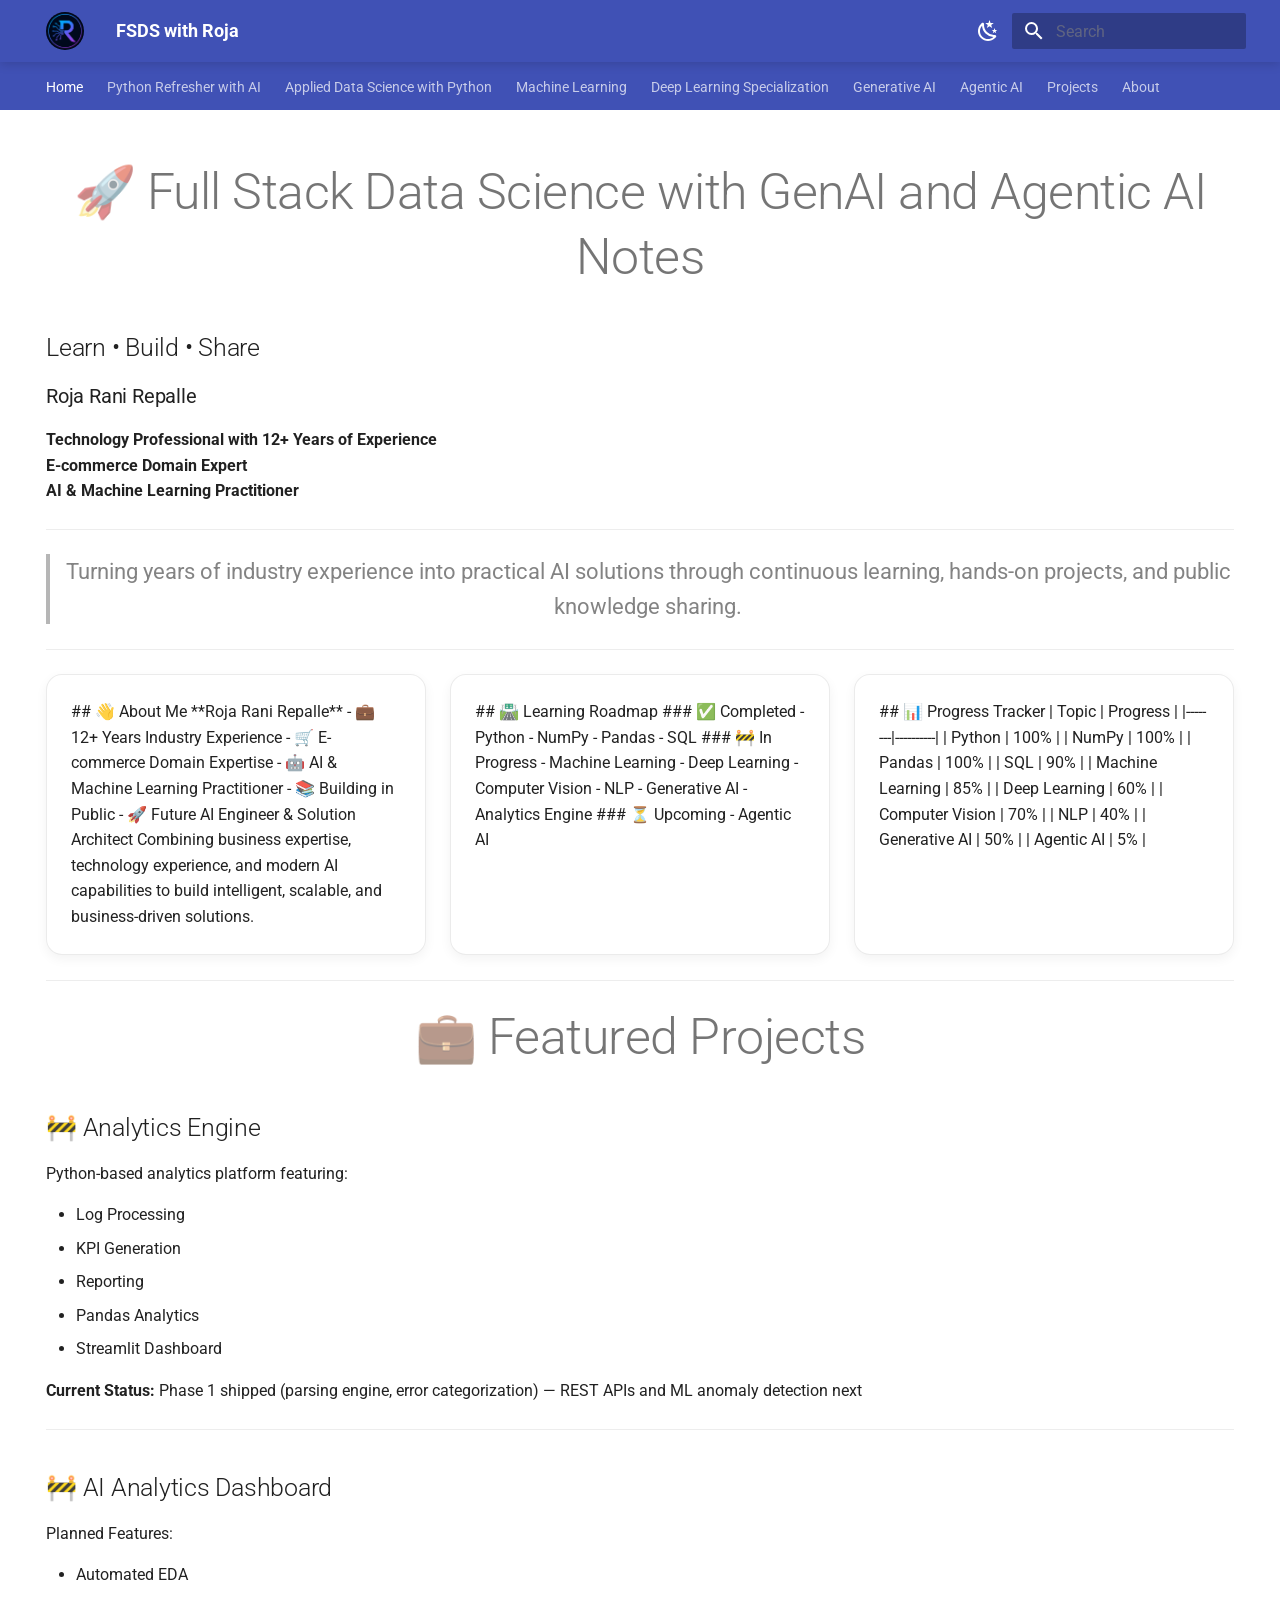
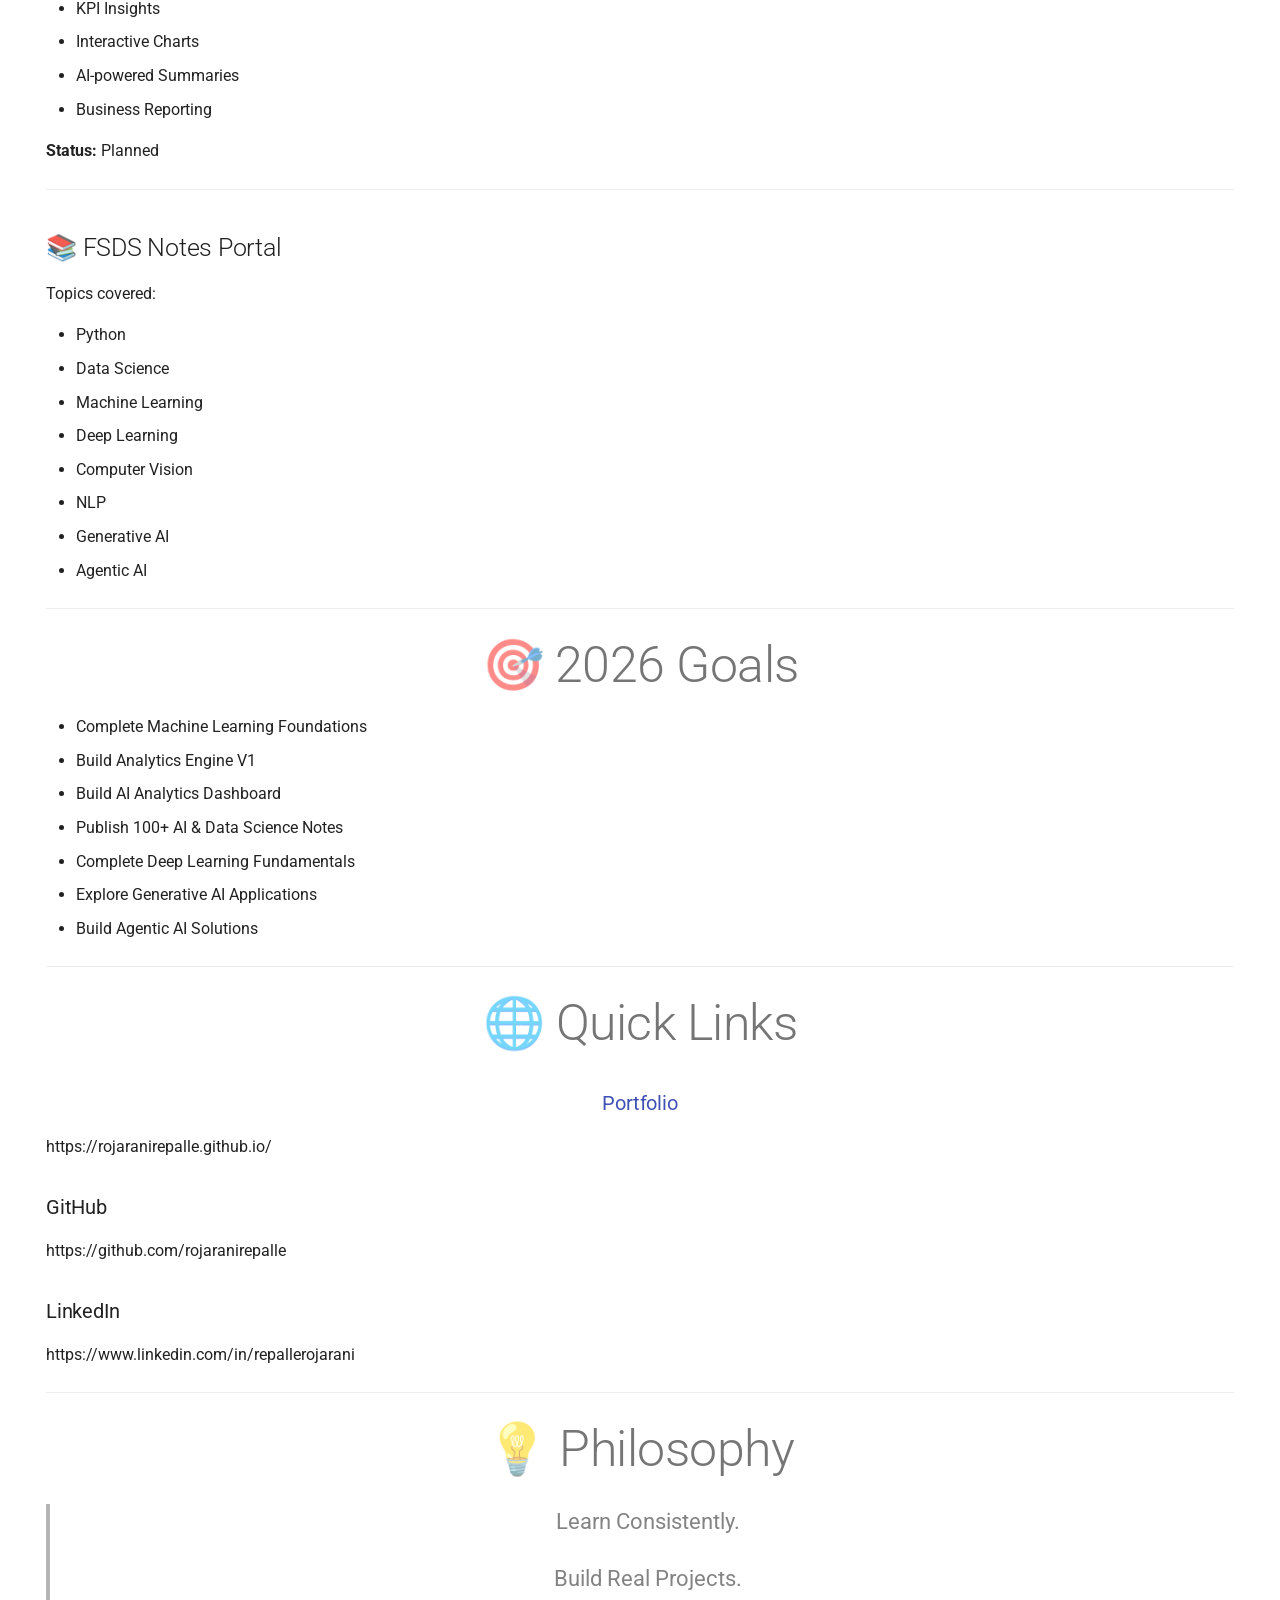
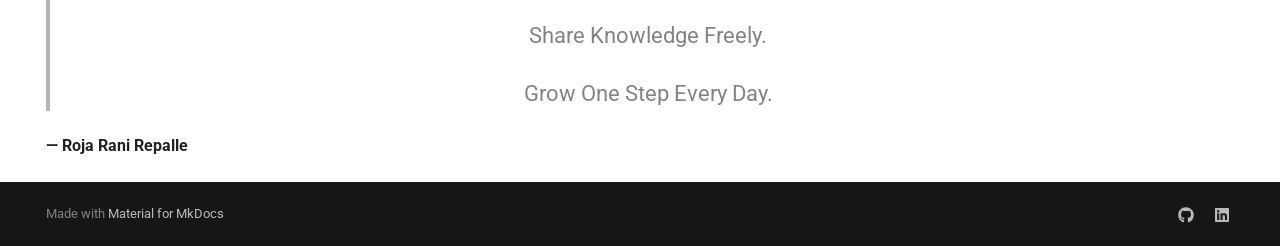
<file: index.html>
<!doctype html>
<html lang="en" class="no-js">
  <head>
    
      <meta charset="utf-8">
      <meta name="viewport" content="width=device-width,initial-scale=1">
      
        <meta name="description" content="FSDS with GenAI and Agentic AI Notes">
      
      
      
      
      
        <link rel="next" href="python/numbers-and-arithmetic-operators/">
      
      
        
      
      
      <link rel="icon" href="assets/images/logo.png">
      <meta name="generator" content="mkdocs-1.6.1, mkdocs-material-9.7.6">
    
    
      
        <title>FSDS with Roja</title>
      
    
    
      <link rel="stylesheet" href="assets/stylesheets/main.484c7ddc.min.css">
      
        
        <link rel="stylesheet" href="assets/stylesheets/palette.ab4e12ef.min.css">
      
      


    
    
      
    
    
      
        
        
        <link rel="preconnect" href="https://fonts.gstatic.com" crossorigin>
        <link rel="stylesheet" href="https://fonts.googleapis.com/css?family=Roboto:300,300i,400,400i,700,700i%7CRoboto+Mono:400,400i,700,700i&display=fallback">
        <style>:root{--md-text-font:"Roboto";--md-code-font:"Roboto Mono"}</style>
      
    
    
      <link rel="stylesheet" href="stylesheets/extra.css">
    
    <script>__md_scope=new URL(".",location),__md_hash=e=>[...e].reduce(((e,_)=>(e<<5)-e+_.charCodeAt(0)),0),__md_get=(e,_=localStorage,t=__md_scope)=>JSON.parse(_.getItem(t.pathname+"."+e)),__md_set=(e,_,t=localStorage,a=__md_scope)=>{try{t.setItem(a.pathname+"."+e,JSON.stringify(_))}catch(e){}}</script>
    
      

    
    
  </head>
  
  
    
    
      
    
    
    
    
    <body dir="ltr" data-md-color-scheme="default" data-md-color-primary="indigo" data-md-color-accent="indigo">
  
    
    <input class="md-toggle" data-md-toggle="drawer" type="checkbox" id="__drawer" autocomplete="off">
    <input class="md-toggle" data-md-toggle="search" type="checkbox" id="__search" autocomplete="off">
    <label class="md-overlay" for="__drawer"></label>
    <div data-md-component="skip">
      
        
        <a href="#full-stack-data-science-with-genai-and-agentic-ai-notes" class="md-skip">
          Skip to content
        </a>
      
    </div>
    <div data-md-component="announce">
      
    </div>
    
    
      

<header class="md-header" data-md-component="header">
  <nav class="md-header__inner md-grid" aria-label="Header">
    <a href="." title="FSDS with Roja" class="md-header__button md-logo" aria-label="FSDS with Roja" data-md-component="logo">
      
  <img src="assets/images/logo.png" alt="logo">

    </a>
    <label class="md-header__button md-icon" for="__drawer">
      
      <svg xmlns="http://www.w3.org/2000/svg" viewBox="0 0 24 24"><path d="M3 6h18v2H3zm0 5h18v2H3zm0 5h18v2H3z"/></svg>
    </label>
    <div class="md-header__title" data-md-component="header-title">
      <div class="md-header__ellipsis">
        <div class="md-header__topic">
          <span class="md-ellipsis">
            FSDS with Roja
          </span>
        </div>
        <div class="md-header__topic" data-md-component="header-topic">
          <span class="md-ellipsis">
            
              Home
            
          </span>
        </div>
      </div>
    </div>
    
      
        <form class="md-header__option" data-md-component="palette">
  
    
    
    
    <input class="md-option" data-md-color-media="" data-md-color-scheme="default" data-md-color-primary="indigo" data-md-color-accent="indigo"  aria-label="Dark mode"  type="radio" name="__palette" id="__palette_0">
    
      <label class="md-header__button md-icon" title="Dark mode" for="__palette_1" hidden>
        <svg xmlns="http://www.w3.org/2000/svg" viewBox="0 0 24 24"><path d="m17.75 4.09-2.53 1.94.91 3.06-2.63-1.81-2.63 1.81.91-3.06-2.53-1.94L12.44 4l1.06-3 1.06 3zm3.5 6.91-1.64 1.25.59 1.98-1.7-1.17-1.7 1.17.59-1.98L15.75 11l2.06-.05L18.5 9l.69 1.95zm-2.28 4.95c.83-.08 1.72 1.1 1.19 1.85-.32.45-.66.87-1.08 1.27C15.17 23 8.84 23 4.94 19.07c-3.91-3.9-3.91-10.24 0-14.14.4-.4.82-.76 1.27-1.08.75-.53 1.93.36 1.85 1.19-.27 2.86.69 5.83 2.89 8.02a9.96 9.96 0 0 0 8.02 2.89m-1.64 2.02a12.08 12.08 0 0 1-7.8-3.47c-2.17-2.19-3.33-5-3.49-7.82-2.81 3.14-2.7 7.96.31 10.98 3.02 3.01 7.84 3.12 10.98.31"/></svg>
      </label>
    
  
    
    
    
    <input class="md-option" data-md-color-media="" data-md-color-scheme="slate" data-md-color-primary="indigo" data-md-color-accent="indigo"  aria-label="Light mode"  type="radio" name="__palette" id="__palette_1">
    
      <label class="md-header__button md-icon" title="Light mode" for="__palette_0" hidden>
        <svg xmlns="http://www.w3.org/2000/svg" viewBox="0 0 24 24"><path d="M12 7a5 5 0 0 1 5 5 5 5 0 0 1-5 5 5 5 0 0 1-5-5 5 5 0 0 1 5-5m0 2a3 3 0 0 0-3 3 3 3 0 0 0 3 3 3 3 0 0 0 3-3 3 3 0 0 0-3-3m0-7 2.39 3.42C13.65 5.15 12.84 5 12 5s-1.65.15-2.39.42zM3.34 7l4.16-.35A7.2 7.2 0 0 0 5.94 8.5c-.44.74-.69 1.5-.83 2.29zm.02 10 1.76-3.77a7.131 7.131 0 0 0 2.38 4.14zM20.65 7l-1.77 3.79a7.02 7.02 0 0 0-2.38-4.15zm-.01 10-4.14.36c.59-.51 1.12-1.14 1.54-1.86.42-.73.69-1.5.83-2.29zM12 22l-2.41-3.44c.74.27 1.55.44 2.41.44.82 0 1.63-.17 2.37-.44z"/></svg>
      </label>
    
  
</form>
      
    
    
      <script>var palette=__md_get("__palette");if(palette&&palette.color){if("(prefers-color-scheme)"===palette.color.media){var media=matchMedia("(prefers-color-scheme: light)"),input=document.querySelector(media.matches?"[data-md-color-media='(prefers-color-scheme: light)']":"[data-md-color-media='(prefers-color-scheme: dark)']");palette.color.media=input.getAttribute("data-md-color-media"),palette.color.scheme=input.getAttribute("data-md-color-scheme"),palette.color.primary=input.getAttribute("data-md-color-primary"),palette.color.accent=input.getAttribute("data-md-color-accent")}for(var[key,value]of Object.entries(palette.color))document.body.setAttribute("data-md-color-"+key,value)}</script>
    
    
    
      
      
        <label class="md-header__button md-icon" for="__search">
          
          <svg xmlns="http://www.w3.org/2000/svg" viewBox="0 0 24 24"><path d="M9.5 3A6.5 6.5 0 0 1 16 9.5c0 1.61-.59 3.09-1.56 4.23l.27.27h.79l5 5-1.5 1.5-5-5v-.79l-.27-.27A6.52 6.52 0 0 1 9.5 16 6.5 6.5 0 0 1 3 9.5 6.5 6.5 0 0 1 9.5 3m0 2C7 5 5 7 5 9.5S7 14 9.5 14 14 12 14 9.5 12 5 9.5 5"/></svg>
        </label>
        <div class="md-search" data-md-component="search" role="dialog">
  <label class="md-search__overlay" for="__search"></label>
  <div class="md-search__inner" role="search">
    <form class="md-search__form" name="search">
      <input type="text" class="md-search__input" name="query" aria-label="Search" placeholder="Search" autocapitalize="off" autocorrect="off" autocomplete="off" spellcheck="false" data-md-component="search-query" required>
      <label class="md-search__icon md-icon" for="__search">
        
        <svg xmlns="http://www.w3.org/2000/svg" viewBox="0 0 24 24"><path d="M9.5 3A6.5 6.5 0 0 1 16 9.5c0 1.61-.59 3.09-1.56 4.23l.27.27h.79l5 5-1.5 1.5-5-5v-.79l-.27-.27A6.52 6.52 0 0 1 9.5 16 6.5 6.5 0 0 1 3 9.5 6.5 6.5 0 0 1 9.5 3m0 2C7 5 5 7 5 9.5S7 14 9.5 14 14 12 14 9.5 12 5 9.5 5"/></svg>
        
        <svg xmlns="http://www.w3.org/2000/svg" viewBox="0 0 24 24"><path d="M20 11v2H8l5.5 5.5-1.42 1.42L4.16 12l7.92-7.92L13.5 5.5 8 11z"/></svg>
      </label>
      <nav class="md-search__options" aria-label="Search">
        
          <a href="javascript:void(0)" class="md-search__icon md-icon" title="Share" aria-label="Share" data-clipboard data-clipboard-text="" data-md-component="search-share" tabindex="-1">
            
            <svg xmlns="http://www.w3.org/2000/svg" viewBox="0 0 24 24"><path d="M18 16.08c-.76 0-1.44.3-1.96.77L8.91 12.7c.05-.23.09-.46.09-.7s-.04-.47-.09-.7l7.05-4.11c.54.5 1.25.81 2.04.81a3 3 0 0 0 3-3 3 3 0 0 0-3-3 3 3 0 0 0-3 3c0 .24.04.47.09.7L8.04 9.81C7.5 9.31 6.79 9 6 9a3 3 0 0 0-3 3 3 3 0 0 0 3 3c.79 0 1.5-.31 2.04-.81l7.12 4.15c-.05.21-.08.43-.08.66 0 1.61 1.31 2.91 2.92 2.91s2.92-1.3 2.92-2.91A2.92 2.92 0 0 0 18 16.08"/></svg>
          </a>
        
        <button type="reset" class="md-search__icon md-icon" title="Clear" aria-label="Clear" tabindex="-1">
          
          <svg xmlns="http://www.w3.org/2000/svg" viewBox="0 0 24 24"><path d="M19 6.41 17.59 5 12 10.59 6.41 5 5 6.41 10.59 12 5 17.59 6.41 19 12 13.41 17.59 19 19 17.59 13.41 12z"/></svg>
        </button>
      </nav>
      
    </form>
    <div class="md-search__output">
      <div class="md-search__scrollwrap" tabindex="0" data-md-scrollfix>
        <div class="md-search-result" data-md-component="search-result">
          <div class="md-search-result__meta">
            Initializing search
          </div>
          <ol class="md-search-result__list" role="presentation"></ol>
        </div>
      </div>
    </div>
  </div>
</div>
      
    
    
  </nav>
  
</header>
    
    <div class="md-container" data-md-component="container">
      
      
        
          
            
<nav class="md-tabs" aria-label="Tabs" data-md-component="tabs">
  <div class="md-grid">
    <ul class="md-tabs__list">
      
        
  
  
  
    
  
  
    <li class="md-tabs__item md-tabs__item--active">
      <a href="." class="md-tabs__link">
        
  
  
    
  
  Home

      </a>
    </li>
  

      
        
  
  
  
  
    
    
      
  
  
  
  
    
    
      <li class="md-tabs__item">
        <a href="python/numbers-and-arithmetic-operators/" class="md-tabs__link">
          
  
  
  Python Refresher with AI

        </a>
      </li>
    
  

    
  

      
        
  
  
  
  
    
    
      <li class="md-tabs__item">
        <a href="numpy/arrays.md" class="md-tabs__link">
          
  
  
  Applied Data Science with Python

        </a>
      </li>
    
  

      
        
  
  
  
  
    
    
      <li class="md-tabs__item">
        <a href="pandas/dataframe-basics.md" class="md-tabs__link">
          
  
  
  Machine Learning

        </a>
      </li>
    
  

      
        
  
  
  
  
    
    
      <li class="md-tabs__item">
        <a href="ml/introduction.md" class="md-tabs__link">
          
  
  
  Deep Learning Specialization

        </a>
      </li>
    
  

      
        
  
  
  
  
    
    
      <li class="md-tabs__item">
        <a href="genai/llm-basics.md" class="md-tabs__link">
          
  
  
  Generative AI

        </a>
      </li>
    
  

      
        
  
  
  
  
    
    
      <li class="md-tabs__item">
        <a href="agentic-ai/ai-agents.md" class="md-tabs__link">
          
  
  
  Agentic AI

        </a>
      </li>
    
  

      
        
  
  
  
  
    
    
      <li class="md-tabs__item">
        <a href="projects/analytics-engine.md" class="md-tabs__link">
          
  
  
  Projects

        </a>
      </li>
    
  

      
        
  
  
  
  
    
    
      <li class="md-tabs__item">
        <a href="about.md" class="md-tabs__link">
          
  
  
  About

        </a>
      </li>
    
  

      
    </ul>
  </div>
</nav>
          
        
      
      <main class="md-main" data-md-component="main">
        <div class="md-main__inner md-grid">
          
            
              
                
              
              <div class="md-sidebar md-sidebar--primary" data-md-component="sidebar" data-md-type="navigation" hidden>
                <div class="md-sidebar__scrollwrap">
                  <div class="md-sidebar__inner">
                    


  


<nav class="md-nav md-nav--primary md-nav--lifted" aria-label="Navigation" data-md-level="0">
  <label class="md-nav__title" for="__drawer">
    <a href="." title="FSDS with Roja" class="md-nav__button md-logo" aria-label="FSDS with Roja" data-md-component="logo">
      
  <img src="assets/images/logo.png" alt="logo">

    </a>
    FSDS with Roja
  </label>
  
  <ul class="md-nav__list" data-md-scrollfix>
    
      
      
  
  
    
  
  
  
    <li class="md-nav__item md-nav__item--active">
      
      <input class="md-nav__toggle md-toggle" type="checkbox" id="__toc">
      
      
        
      
      
        <label class="md-nav__link md-nav__link--active" for="__toc">
          
  
  
  <span class="md-ellipsis">
    
  
    Home
  

    
  </span>
  
  

          <span class="md-nav__icon md-icon"></span>
        </label>
      
      <a href="." class="md-nav__link md-nav__link--active">
        
  
  
  <span class="md-ellipsis">
    
  
    Home
  

    
  </span>
  
  

      </a>
      
        

<nav class="md-nav md-nav--secondary" aria-label="Table of contents">
  
  
  
    
  
  
    <label class="md-nav__title" for="__toc">
      <span class="md-nav__icon md-icon"></span>
      Table of contents
    </label>
    <ul class="md-nav__list" data-md-component="toc" data-md-scrollfix>
      
        <li class="md-nav__item">
  <a href="#learn-build-share" class="md-nav__link">
    <span class="md-ellipsis">
      
        Learn • Build • Share
      
    </span>
  </a>
  
    <nav class="md-nav" aria-label="Learn • Build • Share">
      <ul class="md-nav__list">
        
          <li class="md-nav__item">
  <a href="#roja-rani-repalle" class="md-nav__link">
    <span class="md-ellipsis">
      
        Roja Rani Repalle
      
    </span>
  </a>
  
</li>
        
      </ul>
    </nav>
  
</li>
      
    </ul>
  
</nav>
      
    </li>
  

    
      
      
  
  
  
  
    
    
    
    
      
      
    
    
    <li class="md-nav__item md-nav__item--nested">
      
        
        
        <input class="md-nav__toggle md-toggle " type="checkbox" id="__nav_2" >
        
          
          <label class="md-nav__link" for="__nav_2" id="__nav_2_label" tabindex="0">
            
  
  
  <span class="md-ellipsis">
    
  
    Python Refresher with AI
  

    
  </span>
  
  

            <span class="md-nav__icon md-icon"></span>
          </label>
        
        <nav class="md-nav" data-md-level="1" aria-labelledby="__nav_2_label" aria-expanded="false">
          <label class="md-nav__title" for="__nav_2">
            <span class="md-nav__icon md-icon"></span>
            
  
    Python Refresher with AI
  

          </label>
          <ul class="md-nav__list" data-md-scrollfix>
            
              
                
  
  
  
  
    
    
    
    
      
      
    
    
    <li class="md-nav__item md-nav__item--nested">
      
        
        
        <input class="md-nav__toggle md-toggle " type="checkbox" id="__nav_2_1" >
        
          
          <label class="md-nav__link" for="__nav_2_1" id="__nav_2_1_label" tabindex="0">
            
  
  
  <span class="md-ellipsis">
    
  
    1. Basic Python
  

    
  </span>
  
  

            <span class="md-nav__icon md-icon"></span>
          </label>
        
        <nav class="md-nav" data-md-level="2" aria-labelledby="__nav_2_1_label" aria-expanded="false">
          <label class="md-nav__title" for="__nav_2_1">
            <span class="md-nav__icon md-icon"></span>
            
  
    1. Basic Python
  

          </label>
          <ul class="md-nav__list" data-md-scrollfix>
            
              
                
  
  
  
  
    <li class="md-nav__item">
      <a href="python/numbers-and-arithmetic-operators/" class="md-nav__link">
        
  
  
  <span class="md-ellipsis">
    
  
    1. Numbers, Arithmetic Operators
  

    
  </span>
  
  

      </a>
    </li>
  

              
            
              
                
  
  
  
  
    <li class="md-nav__item">
      <a href="python/identifiers-and-variables.md" class="md-nav__link">
        
  
  
  <span class="md-ellipsis">
    
  
    2. Identifiers (OR) Variables
  

    
  </span>
  
  

      </a>
    </li>
  

              
            
              
                
  
  
  
  
    <li class="md-nav__item">
      <a href="python/data-types.md" class="md-nav__link">
        
  
  
  <span class="md-ellipsis">
    
  
    3. Data Types
  

    
  </span>
  
  

      </a>
    </li>
  

              
            
              
                
  
  
  
  
    <li class="md-nav__item">
      <a href="python/string-operations.md" class="md-nav__link">
        
  
  
  <span class="md-ellipsis">
    
  
    4. String Operations
  

    
  </span>
  
  

      </a>
    </li>
  

              
            
              
                
  
  
  
  
    <li class="md-nav__item">
      <a href="python/type-casting.md" class="md-nav__link">
        
  
  
  <span class="md-ellipsis">
    
  
    5. Type casting
  

    
  </span>
  
  

      </a>
    </li>
  

              
            
              
                
  
  
  
  
    <li class="md-nav__item">
      <a href="python/operators.md" class="md-nav__link">
        
  
  
  <span class="md-ellipsis">
    
  
    6. Oprators in Python
  

    
  </span>
  
  

      </a>
    </li>
  

              
            
              
                
  
  
  
  
    <li class="md-nav__item">
      <a href="python/functions.md" class="md-nav__link">
        
  
  
  <span class="md-ellipsis">
    
  
    7. Number Systems
  

    
  </span>
  
  

      </a>
    </li>
  

              
            
              
                
  
  
  
  
    <li class="md-nav__item">
      <a href="python/oop.md" class="md-nav__link">
        
  
  
  <span class="md-ellipsis">
    
  
    8. Bitwise Operators
  

    
  </span>
  
  

      </a>
    </li>
  

              
            
              
                
  
  
  
  
    <li class="md-nav__item">
      <a href="python/oop.md" class="md-nav__link">
        
  
  
  <span class="md-ellipsis">
    
  
    9. Predefined Functions
  

    
  </span>
  
  

      </a>
    </li>
  

              
            
              
                
  
  
  
  
    <li class="md-nav__item">
      <a href="python/import-packages.md" class="md-nav__link">
        
  
  
  <span class="md-ellipsis">
    
  
    10. Import Packages
  

    
  </span>
  
  

      </a>
    </li>
  

              
            
          </ul>
        </nav>
      
    </li>
  

              
            
              
                
  
  
  
  
    
    
    
    
      
      
    
    
    <li class="md-nav__item md-nav__item--nested">
      
        
        
        <input class="md-nav__toggle md-toggle " type="checkbox" id="__nav_2_2" >
        
          
          <label class="md-nav__link" for="__nav_2_2" id="__nav_2_2_label" tabindex="0">
            
  
  
  <span class="md-ellipsis">
    
  
    2. Advanced Python
  

    
  </span>
  
  

            <span class="md-nav__icon md-icon"></span>
          </label>
        
        <nav class="md-nav" data-md-level="2" aria-labelledby="__nav_2_2_label" aria-expanded="false">
          <label class="md-nav__title" for="__nav_2_2">
            <span class="md-nav__icon md-icon"></span>
            
  
    2. Advanced Python
  

          </label>
          <ul class="md-nav__list" data-md-scrollfix>
            
              
                
  
  
  
  
    
    
    
    
      
      
    
    
    <li class="md-nav__item md-nav__item--nested">
      
        
        
        <input class="md-nav__toggle md-toggle " type="checkbox" id="__nav_2_2_1" >
        
          
          <label class="md-nav__link" for="__nav_2_2_1" id="__nav_2_2_1_label" tabindex="0">
            
  
  
  <span class="md-ellipsis">
    
  
    Data Structures
  

    
  </span>
  
  

            <span class="md-nav__icon md-icon"></span>
          </label>
        
        <nav class="md-nav" data-md-level="3" aria-labelledby="__nav_2_2_1_label" aria-expanded="false">
          <label class="md-nav__title" for="__nav_2_2_1">
            <span class="md-nav__icon md-icon"></span>
            
  
    Data Structures
  

          </label>
          <ul class="md-nav__list" data-md-scrollfix>
            
              
                
  
  
  
  
    <li class="md-nav__item">
      <a href="python/data-structures/lists.md" class="md-nav__link">
        
  
  
  <span class="md-ellipsis">
    
  
    Lists
  

    
  </span>
  
  

      </a>
    </li>
  

              
            
              
                
  
  
  
  
    <li class="md-nav__item">
      <a href="python/data-structures/tuples.md" class="md-nav__link">
        
  
  
  <span class="md-ellipsis">
    
  
    Tuples
  

    
  </span>
  
  

      </a>
    </li>
  

              
            
              
                
  
  
  
  
    <li class="md-nav__item">
      <a href="python/data-structures/sets.md" class="md-nav__link">
        
  
  
  <span class="md-ellipsis">
    
  
    Sets
  

    
  </span>
  
  

      </a>
    </li>
  

              
            
              
                
  
  
  
  
    <li class="md-nav__item">
      <a href="python/data-structures/dictionaries.md" class="md-nav__link">
        
  
  
  <span class="md-ellipsis">
    
  
    Dictionaries
  

    
  </span>
  
  

      </a>
    </li>
  

              
            
              
                
  
  
  
  
    <li class="md-nav__item">
      <a href="python/data-structures/ranges.md" class="md-nav__link">
        
  
  
  <span class="md-ellipsis">
    
  
    Ranges
  

    
  </span>
  
  

      </a>
    </li>
  

              
            
          </ul>
        </nav>
      
    </li>
  

              
            
              
                
  
  
  
  
    
    
    
    
      
      
    
    
    <li class="md-nav__item md-nav__item--nested">
      
        
        
        <input class="md-nav__toggle md-toggle " type="checkbox" id="__nav_2_2_2" >
        
          
          <label class="md-nav__link" for="__nav_2_2_2" id="__nav_2_2_2_label" tabindex="0">
            
  
  
  <span class="md-ellipsis">
    
  
    Built-in Functions
  

    
  </span>
  
  

            <span class="md-nav__icon md-icon"></span>
          </label>
        
        <nav class="md-nav" data-md-level="3" aria-labelledby="__nav_2_2_2_label" aria-expanded="false">
          <label class="md-nav__title" for="__nav_2_2_2">
            <span class="md-nav__icon md-icon"></span>
            
  
    Built-in Functions
  

          </label>
          <ul class="md-nav__list" data-md-scrollfix>
            
              
                
  
  
  
  
    <li class="md-nav__item">
      <a href="python/built-in-functions/map.md" class="md-nav__link">
        
  
  
  <span class="md-ellipsis">
    
  
    Map
  

    
  </span>
  
  

      </a>
    </li>
  

              
            
              
                
  
  
  
  
    <li class="md-nav__item">
      <a href="python/built-in-functions/filter.md" class="md-nav__link">
        
  
  
  <span class="md-ellipsis">
    
  
    Filter
  

    
  </span>
  
  

      </a>
    </li>
  

              
            
              
                
  
  
  
  
    <li class="md-nav__item">
      <a href="python/built-in-functions/reduce.md" class="md-nav__link">
        
  
  
  <span class="md-ellipsis">
    
  
    Reduce
  

    
  </span>
  
  

      </a>
    </li>
  

              
            
              
                
  
  
  
  
    <li class="md-nav__item">
      <a href="python/built-in-functions/zip.md" class="md-nav__link">
        
  
  
  <span class="md-ellipsis">
    
  
    Zip
  

    
  </span>
  
  

      </a>
    </li>
  

              
            
              
                
  
  
  
  
    <li class="md-nav__item">
      <a href="python/built-in-functions/enumerate.md" class="md-nav__link">
        
  
  
  <span class="md-ellipsis">
    
  
    Enumerate
  

    
  </span>
  
  

      </a>
    </li>
  

              
            
          </ul>
        </nav>
      
    </li>
  

              
            
              
                
  
  
  
  
    
    
    
    
      
      
    
    
    <li class="md-nav__item md-nav__item--nested">
      
        
        
        <input class="md-nav__toggle md-toggle " type="checkbox" id="__nav_2_2_3" >
        
          
          <label class="md-nav__link" for="__nav_2_2_3" id="__nav_2_2_3_label" tabindex="0">
            
  
  
  <span class="md-ellipsis">
    
  
    Printing and Formatting
  

    
  </span>
  
  

            <span class="md-nav__icon md-icon"></span>
          </label>
        
        <nav class="md-nav" data-md-level="3" aria-labelledby="__nav_2_2_3_label" aria-expanded="false">
          <label class="md-nav__title" for="__nav_2_2_3">
            <span class="md-nav__icon md-icon"></span>
            
  
    Printing and Formatting
  

          </label>
          <ul class="md-nav__list" data-md-scrollfix>
            
              
                
  
  
  
  
    <li class="md-nav__item">
      <a href="python/printing/print-function.md" class="md-nav__link">
        
  
  
  <span class="md-ellipsis">
    
  
    Print Function
  

    
  </span>
  
  

      </a>
    </li>
  

              
            
              
                
  
  
  
  
    <li class="md-nav__item">
      <a href="python/printing/string-formatting.md" class="md-nav__link">
        
  
  
  <span class="md-ellipsis">
    
  
    String Formatting
  

    
  </span>
  
  

      </a>
    </li>
  

              
            
          </ul>
        </nav>
      
    </li>
  

              
            
              
                
  
  
  
  
    
    
    
    
      
      
    
    
    <li class="md-nav__item md-nav__item--nested">
      
        
        
        <input class="md-nav__toggle md-toggle " type="checkbox" id="__nav_2_2_4" >
        
          
          <label class="md-nav__link" for="__nav_2_2_4" id="__nav_2_2_4_label" tabindex="0">
            
  
  
  <span class="md-ellipsis">
    
  
    Conditional Statements
  

    
  </span>
  
  

            <span class="md-nav__icon md-icon"></span>
          </label>
        
        <nav class="md-nav" data-md-level="3" aria-labelledby="__nav_2_2_4_label" aria-expanded="false">
          <label class="md-nav__title" for="__nav_2_2_4">
            <span class="md-nav__icon md-icon"></span>
            
  
    Conditional Statements
  

          </label>
          <ul class="md-nav__list" data-md-scrollfix>
            
              
                
  
  
  
  
    <li class="md-nav__item">
      <a href="python/conditional-statements/if-else.md" class="md-nav__link">
        
  
  
  <span class="md-ellipsis">
    
  
    If-Else
  

    
  </span>
  
  

      </a>
    </li>
  

              
            
              
                
  
  
  
  
    <li class="md-nav__item">
      <a href="python/conditional-statements/elif.md" class="md-nav__link">
        
  
  
  <span class="md-ellipsis">
    
  
    Elif
  

    
  </span>
  
  

      </a>
    </li>
  

              
            
              
                
  
  
  
  
    <li class="md-nav__item">
      <a href="python/conditional-statements/nested-if.md" class="md-nav__link">
        
  
  
  <span class="md-ellipsis">
    
  
    Nested If
  

    
  </span>
  
  

      </a>
    </li>
  

              
            
          </ul>
        </nav>
      
    </li>
  

              
            
              
                
  
  
  
  
    
    
    
    
      
      
    
    
    <li class="md-nav__item md-nav__item--nested">
      
        
        
        <input class="md-nav__toggle md-toggle " type="checkbox" id="__nav_2_2_5" >
        
          
          <label class="md-nav__link" for="__nav_2_2_5" id="__nav_2_2_5_label" tabindex="0">
            
  
  
  <span class="md-ellipsis">
    
  
    Loops
  

    
  </span>
  
  

            <span class="md-nav__icon md-icon"></span>
          </label>
        
        <nav class="md-nav" data-md-level="3" aria-labelledby="__nav_2_2_5_label" aria-expanded="false">
          <label class="md-nav__title" for="__nav_2_2_5">
            <span class="md-nav__icon md-icon"></span>
            
  
    Loops
  

          </label>
          <ul class="md-nav__list" data-md-scrollfix>
            
              
                
  
  
  
  
    <li class="md-nav__item">
      <a href="python/loops/for-loop.md" class="md-nav__link">
        
  
  
  <span class="md-ellipsis">
    
  
    For Loop
  

    
  </span>
  
  

      </a>
    </li>
  

              
            
              
                
  
  
  
  
    <li class="md-nav__item">
      <a href="python/loops/while-loop.md" class="md-nav__link">
        
  
  
  <span class="md-ellipsis">
    
  
    While Loop
  

    
  </span>
  
  

      </a>
    </li>
  

              
            
              
                
  
  
  
  
    <li class="md-nav__item">
      <a href="python/loops/nested-loops.md" class="md-nav__link">
        
  
  
  <span class="md-ellipsis">
    
  
    Nested Loops
  

    
  </span>
  
  

      </a>
    </li>
  

              
            
          </ul>
        </nav>
      
    </li>
  

              
            
              
                
  
  
  
  
    
    
    
    
      
      
    
    
    <li class="md-nav__item md-nav__item--nested">
      
        
        
        <input class="md-nav__toggle md-toggle " type="checkbox" id="__nav_2_2_6" >
        
          
          <label class="md-nav__link" for="__nav_2_2_6" id="__nav_2_2_6_label" tabindex="0">
            
  
  
  <span class="md-ellipsis">
    
  
    Functions
  

    
  </span>
  
  

            <span class="md-nav__icon md-icon"></span>
          </label>
        
        <nav class="md-nav" data-md-level="3" aria-labelledby="__nav_2_2_6_label" aria-expanded="false">
          <label class="md-nav__title" for="__nav_2_2_6">
            <span class="md-nav__icon md-icon"></span>
            
  
    Functions
  

          </label>
          <ul class="md-nav__list" data-md-scrollfix>
            
              
                
  
  
  
  
    <li class="md-nav__item">
      <a href="python/functions/defining-functions.md" class="md-nav__link">
        
  
  
  <span class="md-ellipsis">
    
  
    Defining Functions
  

    
  </span>
  
  

      </a>
    </li>
  

              
            
              
                
  
  
  
  
    <li class="md-nav__item">
      <a href="python/functions/arguments-and-parameters.md" class="md-nav__link">
        
  
  
  <span class="md-ellipsis">
    
  
    Arguments and Parameters
  

    
  </span>
  
  

      </a>
    </li>
  

              
            
              
                
  
  
  
  
    <li class="md-nav__item">
      <a href="python/functions/return-statement.md" class="md-nav__link">
        
  
  
  <span class="md-ellipsis">
    
  
    Return Statement
  

    
  </span>
  
  

      </a>
    </li>
  

              
            
              
                
  
  
  
  
    <li class="md-nav__item">
      <a href="python/functions/lambda-functions.md" class="md-nav__link">
        
  
  
  <span class="md-ellipsis">
    
  
    Lambda Functions
  

    
  </span>
  
  

      </a>
    </li>
  

              
            
              
                
  
  
  
  
    <li class="md-nav__item">
      <a href="python/functions/recursion.md" class="md-nav__link">
        
  
  
  <span class="md-ellipsis">
    
  
    Recursion
  

    
  </span>
  
  

      </a>
    </li>
  

              
            
          </ul>
        </nav>
      
    </li>
  

              
            
              
                
  
  
  
  
    
    
    
    
      
      
    
    
    <li class="md-nav__item md-nav__item--nested">
      
        
        
        <input class="md-nav__toggle md-toggle " type="checkbox" id="__nav_2_2_7" >
        
          
          <label class="md-nav__link" for="__nav_2_2_7" id="__nav_2_2_7_label" tabindex="0">
            
  
  
  <span class="md-ellipsis">
    
  
    Object-Oriented Programming (OOP)
  

    
  </span>
  
  

            <span class="md-nav__icon md-icon"></span>
          </label>
        
        <nav class="md-nav" data-md-level="3" aria-labelledby="__nav_2_2_7_label" aria-expanded="false">
          <label class="md-nav__title" for="__nav_2_2_7">
            <span class="md-nav__icon md-icon"></span>
            
  
    Object-Oriented Programming (OOP)
  

          </label>
          <ul class="md-nav__list" data-md-scrollfix>
            
              
                
  
  
  
  
    <li class="md-nav__item">
      <a href="python/oop/classes-and-objects.md" class="md-nav__link">
        
  
  
  <span class="md-ellipsis">
    
  
    Classes and Objects
  

    
  </span>
  
  

      </a>
    </li>
  

              
            
              
                
  
  
  
  
    <li class="md-nav__item">
      <a href="python/oop/inheritance.md" class="md-nav__link">
        
  
  
  <span class="md-ellipsis">
    
  
    Inheritance
  

    
  </span>
  
  

      </a>
    </li>
  

              
            
              
                
  
  
  
  
    <li class="md-nav__item">
      <a href="python/oop/polymorphism.md" class="md-nav__link">
        
  
  
  <span class="md-ellipsis">
    
  
    Polymorphism
  

    
  </span>
  
  

      </a>
    </li>
  

              
            
              
                
  
  
  
  
    <li class="md-nav__item">
      <a href="python/oop/encapsulation.md" class="md-nav__link">
        
  
  
  <span class="md-ellipsis">
    
  
    Encapsulation
  

    
  </span>
  
  

      </a>
    </li>
  

              
            
              
                
  
  
  
  
    <li class="md-nav__item">
      <a href="python/oop/abstraction.md" class="md-nav__link">
        
  
  
  <span class="md-ellipsis">
    
  
    Abstraction
  

    
  </span>
  
  

      </a>
    </li>
  

              
            
          </ul>
        </nav>
      
    </li>
  

              
            
          </ul>
        </nav>
      
    </li>
  

              
            
              
                
  
  
  
  
    
    
    
    
      
      
    
    
    <li class="md-nav__item md-nav__item--nested">
      
        
        
        <input class="md-nav__toggle md-toggle " type="checkbox" id="__nav_2_3" >
        
          
          <label class="md-nav__link" for="__nav_2_3" id="__nav_2_3_label" tabindex="0">
            
  
  
  <span class="md-ellipsis">
    
  
    3. Python Libraries
  

    
  </span>
  
  

            <span class="md-nav__icon md-icon"></span>
          </label>
        
        <nav class="md-nav" data-md-level="2" aria-labelledby="__nav_2_3_label" aria-expanded="false">
          <label class="md-nav__title" for="__nav_2_3">
            <span class="md-nav__icon md-icon"></span>
            
  
    3. Python Libraries
  

          </label>
          <ul class="md-nav__list" data-md-scrollfix>
            
              
                
  
  
  
  
    <li class="md-nav__item">
      <a href="python/libraries/numpy.md" class="md-nav__link">
        
  
  
  <span class="md-ellipsis">
    
  
    NumPy
  

    
  </span>
  
  

      </a>
    </li>
  

              
            
              
                
  
  
  
  
    <li class="md-nav__item">
      <a href="python/libraries/pandas.md" class="md-nav__link">
        
  
  
  <span class="md-ellipsis">
    
  
    Pandas
  

    
  </span>
  
  

      </a>
    </li>
  

              
            
              
                
  
  
  
  
    <li class="md-nav__item">
      <a href="python/libraries/matplotlib.md" class="md-nav__link">
        
  
  
  <span class="md-ellipsis">
    
  
    Matplotlib
  

    
  </span>
  
  

      </a>
    </li>
  

              
            
              
                
  
  
  
  
    <li class="md-nav__item">
      <a href="python/libraries/seaborn.md" class="md-nav__link">
        
  
  
  <span class="md-ellipsis">
    
  
    Seaborn
  

    
  </span>
  
  

      </a>
    </li>
  

              
            
              
                
  
  
  
  
    <li class="md-nav__item">
      <a href="python/libraries/scikit-learn.md" class="md-nav__link">
        
  
  
  <span class="md-ellipsis">
    
  
    Scikit-learn
  

    
  </span>
  
  

      </a>
    </li>
  

              
            
              
                
  
  
  
  
    <li class="md-nav__item">
      <a href="python/libraries/tensorflow.md" class="md-nav__link">
        
  
  
  <span class="md-ellipsis">
    
  
    TensorFlow
  

    
  </span>
  
  

      </a>
    </li>
  

              
            
              
                
  
  
  
  
    <li class="md-nav__item">
      <a href="python/libraries/pytorch.md" class="md-nav__link">
        
  
  
  <span class="md-ellipsis">
    
  
    PyTorch
  

    
  </span>
  
  

      </a>
    </li>
  

              
            
          </ul>
        </nav>
      
    </li>
  

              
            
              
                
  
  
  
  
    
    
    
    
      
      
    
    
    <li class="md-nav__item md-nav__item--nested">
      
        
        
        <input class="md-nav__toggle md-toggle " type="checkbox" id="__nav_2_4" >
        
          
          <label class="md-nav__link" for="__nav_2_4" id="__nav_2_4_label" tabindex="0">
            
  
  
  <span class="md-ellipsis">
    
  
    4. NumPy and Pandas
  

    
  </span>
  
  

            <span class="md-nav__icon md-icon"></span>
          </label>
        
        <nav class="md-nav" data-md-level="2" aria-labelledby="__nav_2_4_label" aria-expanded="false">
          <label class="md-nav__title" for="__nav_2_4">
            <span class="md-nav__icon md-icon"></span>
            
  
    4. NumPy and Pandas
  

          </label>
          <ul class="md-nav__list" data-md-scrollfix>
            
              
                
  
  
  
  
    <li class="md-nav__item">
      <a href="python/numpy/arrays.md" class="md-nav__link">
        
  
  
  <span class="md-ellipsis">
    
  
    NumPy Arrays
  

    
  </span>
  
  

      </a>
    </li>
  

              
            
              
                
  
  
  
  
    <li class="md-nav__item">
      <a href="python/pandas/dataframes.md" class="md-nav__link">
        
  
  
  <span class="md-ellipsis">
    
  
    Pandas DataFrames
  

    
  </span>
  
  

      </a>
    </li>
  

              
            
          </ul>
        </nav>
      
    </li>
  

              
            
              
                
  
  
  
  
    
    
    
    
      
      
    
    
    <li class="md-nav__item md-nav__item--nested">
      
        
        
        <input class="md-nav__toggle md-toggle " type="checkbox" id="__nav_2_5" >
        
          
          <label class="md-nav__link" for="__nav_2_5" id="__nav_2_5_label" tabindex="0">
            
  
  
  <span class="md-ellipsis">
    
  
    5. Data Visualization
  

    
  </span>
  
  

            <span class="md-nav__icon md-icon"></span>
          </label>
        
        <nav class="md-nav" data-md-level="2" aria-labelledby="__nav_2_5_label" aria-expanded="false">
          <label class="md-nav__title" for="__nav_2_5">
            <span class="md-nav__icon md-icon"></span>
            
  
    5. Data Visualization
  

          </label>
          <ul class="md-nav__list" data-md-scrollfix>
            
              
                
  
  
  
  
    <li class="md-nav__item">
      <a href="python/data-visualization/matplotlib.md" class="md-nav__link">
        
  
  
  <span class="md-ellipsis">
    
  
    Matplotlib
  

    
  </span>
  
  

      </a>
    </li>
  

              
            
              
                
  
  
  
  
    <li class="md-nav__item">
      <a href="python/data-visualization/seaborn.md" class="md-nav__link">
        
  
  
  <span class="md-ellipsis">
    
  
    Seaborn
  

    
  </span>
  
  

      </a>
    </li>
  

              
            
          </ul>
        </nav>
      
    </li>
  

              
            
              
                
  
  
  
  
    
    
    
    
      
      
    
    
    <li class="md-nav__item md-nav__item--nested">
      
        
        
        <input class="md-nav__toggle md-toggle " type="checkbox" id="__nav_2_6" >
        
          
          <label class="md-nav__link" for="__nav_2_6" id="__nav_2_6_label" tabindex="0">
            
  
  
  <span class="md-ellipsis">
    
  
    6. Machine Learning with Python
  

    
  </span>
  
  

            <span class="md-nav__icon md-icon"></span>
          </label>
        
        <nav class="md-nav" data-md-level="2" aria-labelledby="__nav_2_6_label" aria-expanded="false">
          <label class="md-nav__title" for="__nav_2_6">
            <span class="md-nav__icon md-icon"></span>
            
  
    6. Machine Learning with Python
  

          </label>
          <ul class="md-nav__list" data-md-scrollfix>
            
              
                
  
  
  
  
    <li class="md-nav__item">
      <a href="python/machine-learning/scikit-learn.md" class="md-nav__link">
        
  
  
  <span class="md-ellipsis">
    
  
    Scikit-learn
  

    
  </span>
  
  

      </a>
    </li>
  

              
            
              
                
  
  
  
  
    <li class="md-nav__item">
      <a href="python/machine-learning/tensorflow.md" class="md-nav__link">
        
  
  
  <span class="md-ellipsis">
    
  
    TensorFlow
  

    
  </span>
  
  

      </a>
    </li>
  

              
            
              
                
  
  
  
  
    <li class="md-nav__item">
      <a href="python/machine-learning/pytorch.md" class="md-nav__link">
        
  
  
  <span class="md-ellipsis">
    
  
    PyTorch
  

    
  </span>
  
  

      </a>
    </li>
  

              
            
          </ul>
        </nav>
      
    </li>
  

              
            
              
                
  
  
  
  
    
    
    
    
      
      
    
    
    <li class="md-nav__item md-nav__item--nested">
      
        
        
        <input class="md-nav__toggle md-toggle " type="checkbox" id="__nav_2_7" >
        
          
          <label class="md-nav__link" for="__nav_2_7" id="__nav_2_7_label" tabindex="0">
            
  
  
  <span class="md-ellipsis">
    
  
    7. Deep Learning with Python
  

    
  </span>
  
  

            <span class="md-nav__icon md-icon"></span>
          </label>
        
        <nav class="md-nav" data-md-level="2" aria-labelledby="__nav_2_7_label" aria-expanded="false">
          <label class="md-nav__title" for="__nav_2_7">
            <span class="md-nav__icon md-icon"></span>
            
  
    7. Deep Learning with Python
  

          </label>
          <ul class="md-nav__list" data-md-scrollfix>
            
              
                
  
  
  
  
    <li class="md-nav__item">
      <a href="python/deep-learning/tensorflow.md" class="md-nav__link">
        
  
  
  <span class="md-ellipsis">
    
  
    TensorFlow
  

    
  </span>
  
  

      </a>
    </li>
  

              
            
              
                
  
  
  
  
    <li class="md-nav__item">
      <a href="python/deep-learning/pytorch.md" class="md-nav__link">
        
  
  
  <span class="md-ellipsis">
    
  
    PyTorch
  

    
  </span>
  
  

      </a>
    </li>
  

              
            
          </ul>
        </nav>
      
    </li>
  

              
            
              
                
  
  
  
  
    
    
    
    
      
      
    
    
    <li class="md-nav__item md-nav__item--nested">
      
        
        
        <input class="md-nav__toggle md-toggle " type="checkbox" id="__nav_2_8" >
        
          
          <label class="md-nav__link" for="__nav_2_8" id="__nav_2_8_label" tabindex="0">
            
  
  
  <span class="md-ellipsis">
    
  
    8. Generative AI with Python
  

    
  </span>
  
  

            <span class="md-nav__icon md-icon"></span>
          </label>
        
        <nav class="md-nav" data-md-level="2" aria-labelledby="__nav_2_8_label" aria-expanded="false">
          <label class="md-nav__title" for="__nav_2_8">
            <span class="md-nav__icon md-icon"></span>
            
  
    8. Generative AI with Python
  

          </label>
          <ul class="md-nav__list" data-md-scrollfix>
            
              
                
  
  
  
  
    <li class="md-nav__item">
      <a href="python/generative-ai/hugging-face-transformers.md" class="md-nav__link">
        
  
  
  <span class="md-ellipsis">
    
  
    Hugging Face Transformers
  

    
  </span>
  
  

      </a>
    </li>
  

              
            
              
                
  
  
  
  
    <li class="md-nav__item">
      <a href="python/generative-ai/openai-api.md" class="md-nav__link">
        
  
  
  <span class="md-ellipsis">
    
  
    OpenAI API
  

    
  </span>
  
  

      </a>
    </li>
  

              
            
          </ul>
        </nav>
      
    </li>
  

              
            
              
                
  
  
  
  
    
    
    
    
      
      
    
    
    <li class="md-nav__item md-nav__item--nested">
      
        
        
        <input class="md-nav__toggle md-toggle " type="checkbox" id="__nav_2_9" >
        
          
          <label class="md-nav__link" for="__nav_2_9" id="__nav_2_9_label" tabindex="0">
            
  
  
  <span class="md-ellipsis">
    
  
    9. Agentic AI with Python
  

    
  </span>
  
  

            <span class="md-nav__icon md-icon"></span>
          </label>
        
        <nav class="md-nav" data-md-level="2" aria-labelledby="__nav_2_9_label" aria-expanded="false">
          <label class="md-nav__title" for="__nav_2_9">
            <span class="md-nav__icon md-icon"></span>
            
  
    9. Agentic AI with Python
  

          </label>
          <ul class="md-nav__list" data-md-scrollfix>
            
              
                
  
  
  
  
    <li class="md-nav__item">
      <a href="python/agentic-ai/ai-agents.md" class="md-nav__link">
        
  
  
  <span class="md-ellipsis">
    
  
    AI Agents
  

    
  </span>
  
  

      </a>
    </li>
  

              
            
          </ul>
        </nav>
      
    </li>
  

              
            
          </ul>
        </nav>
      
    </li>
  

    
      
      
  
  
  
  
    
    
    
    
      
      
    
    
    <li class="md-nav__item md-nav__item--nested">
      
        
        
        <input class="md-nav__toggle md-toggle " type="checkbox" id="__nav_3" >
        
          
          <label class="md-nav__link" for="__nav_3" id="__nav_3_label" tabindex="0">
            
  
  
  <span class="md-ellipsis">
    
  
    Applied Data Science with Python
  

    
  </span>
  
  

            <span class="md-nav__icon md-icon"></span>
          </label>
        
        <nav class="md-nav" data-md-level="1" aria-labelledby="__nav_3_label" aria-expanded="false">
          <label class="md-nav__title" for="__nav_3">
            <span class="md-nav__icon md-icon"></span>
            
  
    Applied Data Science with Python
  

          </label>
          <ul class="md-nav__list" data-md-scrollfix>
            
              
                
  
  
  
  
    <li class="md-nav__item">
      <a href="numpy/arrays.md" class="md-nav__link">
        
  
  
  <span class="md-ellipsis">
    
  
    Arrays
  

    
  </span>
  
  

      </a>
    </li>
  

              
            
          </ul>
        </nav>
      
    </li>
  

    
      
      
  
  
  
  
    
    
    
    
      
      
    
    
    <li class="md-nav__item md-nav__item--nested">
      
        
        
        <input class="md-nav__toggle md-toggle " type="checkbox" id="__nav_4" >
        
          
          <label class="md-nav__link" for="__nav_4" id="__nav_4_label" tabindex="0">
            
  
  
  <span class="md-ellipsis">
    
  
    Machine Learning
  

    
  </span>
  
  

            <span class="md-nav__icon md-icon"></span>
          </label>
        
        <nav class="md-nav" data-md-level="1" aria-labelledby="__nav_4_label" aria-expanded="false">
          <label class="md-nav__title" for="__nav_4">
            <span class="md-nav__icon md-icon"></span>
            
  
    Machine Learning
  

          </label>
          <ul class="md-nav__list" data-md-scrollfix>
            
              
                
  
  
  
  
    <li class="md-nav__item">
      <a href="pandas/dataframe-basics.md" class="md-nav__link">
        
  
  
  <span class="md-ellipsis">
    
  
    DataFrames
  

    
  </span>
  
  

      </a>
    </li>
  

              
            
          </ul>
        </nav>
      
    </li>
  

    
      
      
  
  
  
  
    
    
    
    
      
      
    
    
    <li class="md-nav__item md-nav__item--nested">
      
        
        
        <input class="md-nav__toggle md-toggle " type="checkbox" id="__nav_5" >
        
          
          <label class="md-nav__link" for="__nav_5" id="__nav_5_label" tabindex="0">
            
  
  
  <span class="md-ellipsis">
    
  
    Deep Learning Specialization
  

    
  </span>
  
  

            <span class="md-nav__icon md-icon"></span>
          </label>
        
        <nav class="md-nav" data-md-level="1" aria-labelledby="__nav_5_label" aria-expanded="false">
          <label class="md-nav__title" for="__nav_5">
            <span class="md-nav__icon md-icon"></span>
            
  
    Deep Learning Specialization
  

          </label>
          <ul class="md-nav__list" data-md-scrollfix>
            
              
                
  
  
  
  
    <li class="md-nav__item">
      <a href="ml/introduction.md" class="md-nav__link">
        
  
  
  <span class="md-ellipsis">
    
  
    Introduction
  

    
  </span>
  
  

      </a>
    </li>
  

              
            
          </ul>
        </nav>
      
    </li>
  

    
      
      
  
  
  
  
    
    
    
    
      
      
    
    
    <li class="md-nav__item md-nav__item--nested">
      
        
        
        <input class="md-nav__toggle md-toggle " type="checkbox" id="__nav_6" >
        
          
          <label class="md-nav__link" for="__nav_6" id="__nav_6_label" tabindex="0">
            
  
  
  <span class="md-ellipsis">
    
  
    Generative AI
  

    
  </span>
  
  

            <span class="md-nav__icon md-icon"></span>
          </label>
        
        <nav class="md-nav" data-md-level="1" aria-labelledby="__nav_6_label" aria-expanded="false">
          <label class="md-nav__title" for="__nav_6">
            <span class="md-nav__icon md-icon"></span>
            
  
    Generative AI
  

          </label>
          <ul class="md-nav__list" data-md-scrollfix>
            
              
                
  
  
  
  
    <li class="md-nav__item">
      <a href="genai/llm-basics.md" class="md-nav__link">
        
  
  
  <span class="md-ellipsis">
    
  
    LLM Basics
  

    
  </span>
  
  

      </a>
    </li>
  

              
            
          </ul>
        </nav>
      
    </li>
  

    
      
      
  
  
  
  
    
    
    
    
      
      
    
    
    <li class="md-nav__item md-nav__item--nested">
      
        
        
        <input class="md-nav__toggle md-toggle " type="checkbox" id="__nav_7" >
        
          
          <label class="md-nav__link" for="__nav_7" id="__nav_7_label" tabindex="0">
            
  
  
  <span class="md-ellipsis">
    
  
    Agentic AI
  

    
  </span>
  
  

            <span class="md-nav__icon md-icon"></span>
          </label>
        
        <nav class="md-nav" data-md-level="1" aria-labelledby="__nav_7_label" aria-expanded="false">
          <label class="md-nav__title" for="__nav_7">
            <span class="md-nav__icon md-icon"></span>
            
  
    Agentic AI
  

          </label>
          <ul class="md-nav__list" data-md-scrollfix>
            
              
                
  
  
  
  
    <li class="md-nav__item">
      <a href="agentic-ai/ai-agents.md" class="md-nav__link">
        
  
  
  <span class="md-ellipsis">
    
  
    AI Agents
  

    
  </span>
  
  

      </a>
    </li>
  

              
            
          </ul>
        </nav>
      
    </li>
  

    
      
      
  
  
  
  
    
    
    
    
      
      
    
    
    <li class="md-nav__item md-nav__item--nested">
      
        
        
        <input class="md-nav__toggle md-toggle " type="checkbox" id="__nav_8" >
        
          
          <label class="md-nav__link" for="__nav_8" id="__nav_8_label" tabindex="0">
            
  
  
  <span class="md-ellipsis">
    
  
    Projects
  

    
  </span>
  
  

            <span class="md-nav__icon md-icon"></span>
          </label>
        
        <nav class="md-nav" data-md-level="1" aria-labelledby="__nav_8_label" aria-expanded="false">
          <label class="md-nav__title" for="__nav_8">
            <span class="md-nav__icon md-icon"></span>
            
  
    Projects
  

          </label>
          <ul class="md-nav__list" data-md-scrollfix>
            
              
                
  
  
  
  
    <li class="md-nav__item">
      <a href="projects/analytics-engine.md" class="md-nav__link">
        
  
  
  <span class="md-ellipsis">
    
  
    Analytics Engine
  

    
  </span>
  
  

      </a>
    </li>
  

              
            
          </ul>
        </nav>
      
    </li>
  

    
      
      
  
  
  
  
    
    
    
    
      
      
    
    
    <li class="md-nav__item md-nav__item--nested">
      
        
        
        <input class="md-nav__toggle md-toggle " type="checkbox" id="__nav_9" >
        
          
          <label class="md-nav__link" for="__nav_9" id="__nav_9_label" tabindex="0">
            
  
  
  <span class="md-ellipsis">
    
  
    About
  

    
  </span>
  
  

            <span class="md-nav__icon md-icon"></span>
          </label>
        
        <nav class="md-nav" data-md-level="1" aria-labelledby="__nav_9_label" aria-expanded="false">
          <label class="md-nav__title" for="__nav_9">
            <span class="md-nav__icon md-icon"></span>
            
  
    About
  

          </label>
          <ul class="md-nav__list" data-md-scrollfix>
            
              
                
  
  
  
  
    <li class="md-nav__item">
      <a href="about.md" class="md-nav__link">
        
  
  
  <span class="md-ellipsis">
    
  
    About Roja
  

    
  </span>
  
  

      </a>
    </li>
  

              
            
              
                
  
  
  
  
    <li class="md-nav__item">
      <a href="roadmap.md" class="md-nav__link">
        
  
  
  <span class="md-ellipsis">
    
  
    Learning Roadmap
  

    
  </span>
  
  

      </a>
    </li>
  

              
            
          </ul>
        </nav>
      
    </li>
  

    
  </ul>
</nav>
                  </div>
                </div>
              </div>
            
            
              
                
              
              <div class="md-sidebar md-sidebar--secondary" data-md-component="sidebar" data-md-type="toc" hidden>
                <div class="md-sidebar__scrollwrap">
                  <div class="md-sidebar__inner">
                    

<nav class="md-nav md-nav--secondary" aria-label="Table of contents">
  
  
  
    
  
  
    <label class="md-nav__title" for="__toc">
      <span class="md-nav__icon md-icon"></span>
      Table of contents
    </label>
    <ul class="md-nav__list" data-md-component="toc" data-md-scrollfix>
      
        <li class="md-nav__item">
  <a href="#learn-build-share" class="md-nav__link">
    <span class="md-ellipsis">
      
        Learn • Build • Share
      
    </span>
  </a>
  
    <nav class="md-nav" aria-label="Learn • Build • Share">
      <ul class="md-nav__list">
        
          <li class="md-nav__item">
  <a href="#roja-rani-repalle" class="md-nav__link">
    <span class="md-ellipsis">
      
        Roja Rani Repalle
      
    </span>
  </a>
  
</li>
        
      </ul>
    </nav>
  
</li>
      
    </ul>
  
</nav>
                  </div>
                </div>
              </div>
            
          
          
            <div class="md-content" data-md-component="content">
              
              <article class="md-content__inner md-typeset">
                
                  
  




<h1 id="full-stack-data-science-with-genai-and-agentic-ai-notes">🚀 Full Stack Data Science with GenAI and Agentic AI Notes</h1>
<h2 id="learn-build-share">Learn • Build • Share</h2>
<h3 id="roja-rani-repalle">Roja Rani Repalle</h3>
<p><strong>Technology Professional with 12+ Years of Experience</strong><br />
<strong>E-commerce Domain Expert</strong><br />
<strong>AI &amp; Machine Learning Practitioner</strong></p>
<hr />
<blockquote>
<p>Turning years of industry experience into practical AI solutions through continuous learning, hands-on projects, and public knowledge sharing.</p>
</blockquote>
<hr />
<div class="home-dashboard">

<div class="home-dashboard-grid">

<div class="home-card">

## 👋 About Me

**Roja Rani Repalle**

- 💼 12+ Years Industry Experience
- 🛒 E-commerce Domain Expertise
- 🤖 AI & Machine Learning Practitioner
- 📚 Building in Public
- 🚀 Future AI Engineer & Solution Architect

Combining business expertise, technology experience, and modern AI capabilities to build intelligent, scalable, and business-driven solutions.

</div>

<div class="home-card">

## 🛣️ Learning Roadmap

### ✅ Completed

- Python
- NumPy
- Pandas
- SQL

### 🚧 In Progress

- Machine Learning
- Deep Learning
- Computer Vision
- NLP
- Generative AI
- Analytics Engine

### ⏳ Upcoming

- Agentic AI

</div>

<div class="home-card">

## 📊 Progress Tracker

| Topic | Progress |
|--------|----------|
| Python | 100% |
| NumPy | 100% |
| Pandas | 100% |
| SQL | 90% |
| Machine Learning | 85% |
| Deep Learning | 60% |
| Computer Vision | 70% |
| NLP | 40% |
| Generative AI | 50% |
| Agentic AI | 5% |

</div>

</div>

</div>

<hr />
<h1 id="featured-projects">💼 Featured Projects</h1>
<h2 id="analytics-engine">🚧 Analytics Engine</h2>
<p>Python-based analytics platform featuring:</p>
<ul>
<li>Log Processing</li>
<li>KPI Generation</li>
<li>Reporting</li>
<li>Pandas Analytics</li>
<li>Streamlit Dashboard</li>
</ul>
<p><strong>Current Status:</strong> Phase 1 shipped (parsing engine, error categorization) — REST APIs and ML anomaly detection next</p>
<hr />
<h2 id="ai-analytics-dashboard">🚧 AI Analytics Dashboard</h2>
<p>Planned Features:</p>
<ul>
<li>Automated EDA</li>
<li>KPI Insights</li>
<li>Interactive Charts</li>
<li>AI-powered Summaries</li>
<li>Business Reporting</li>
</ul>
<p><strong>Status:</strong> Planned</p>
<hr />
<h2 id="fsds-notes-portal">📚 FSDS Notes Portal</h2>
<p>Topics covered:</p>
<ul>
<li>Python</li>
<li>Data Science</li>
<li>Machine Learning</li>
<li>Deep Learning</li>
<li>Computer Vision</li>
<li>NLP</li>
<li>Generative AI</li>
<li>Agentic AI</li>
</ul>
<hr />
<h1 id="2026-goals">🎯 2026 Goals</h1>
<ul>
<li>Complete Machine Learning Foundations</li>
<li>Build Analytics Engine V1</li>
<li>Build AI Analytics Dashboard</li>
<li>Publish 100+ AI &amp; Data Science Notes</li>
<li>Complete Deep Learning Fundamentals</li>
<li>Explore Generative AI Applications</li>
<li>Build Agentic AI Solutions</li>
</ul>
<hr />
<h1 id="quick-links">🌐 Quick Links</h1>
<h3 id="portfolio">Portfolio</h3>
<p>https://rojaranirepalle.github.io/</p>
<h3 id="github">GitHub</h3>
<p>https://github.com/rojaranirepalle</p>
<h3 id="linkedin">LinkedIn</h3>
<p>https://www.linkedin.com/in/repallerojarani</p>
<hr />
<h1 id="philosophy">💡 Philosophy</h1>
<blockquote>
<p>Learn Consistently.</p>
<p>Build Real Projects.</p>
<p>Share Knowledge Freely.</p>
<p>Grow One Step Every Day.</p>
</blockquote>
<p><strong>— Roja Rani Repalle</strong></p>







  
  




  



                
              </article>
            </div>
          
          
<script>var target=document.getElementById(location.hash.slice(1));target&&target.name&&(target.checked=target.name.startsWith("__tabbed_"))</script>
        </div>
        
          <button type="button" class="md-top md-icon" data-md-component="top" hidden>
  
  <svg xmlns="http://www.w3.org/2000/svg" viewBox="0 0 24 24"><path d="M13 20h-2V8l-5.5 5.5-1.42-1.42L12 4.16l7.92 7.92-1.42 1.42L13 8z"/></svg>
  Back to top
</button>
        
      </main>
      
        <footer class="md-footer">
  
  <div class="md-footer-meta md-typeset">
    <div class="md-footer-meta__inner md-grid">
      <div class="md-copyright">
  
  
    Made with
    <a href="https://squidfunk.github.io/mkdocs-material/" target="_blank" rel="noopener">
      Material for MkDocs
    </a>
  
</div>
      
        
<div class="md-social">
  
    
    
    
    
      
      
    
    <a href="https://github.com/rojaranirepalle" target="_blank" rel="noopener" title="github.com" class="md-social__link">
      <svg xmlns="http://www.w3.org/2000/svg" viewBox="0 0 512 512"><!--! Font Awesome Free 7.1.0 by @fontawesome - https://fontawesome.com License - https://fontawesome.com/license/free (Icons: CC BY 4.0, Fonts: SIL OFL 1.1, Code: MIT License) Copyright 2025 Fonticons, Inc.--><path d="M173.9 397.4c0 2-2.3 3.6-5.2 3.6-3.3.3-5.6-1.3-5.6-3.6 0-2 2.3-3.6 5.2-3.6 3-.3 5.6 1.3 5.6 3.6m-31.1-4.5c-.7 2 1.3 4.3 4.3 4.9 2.6 1 5.6 0 6.2-2s-1.3-4.3-4.3-5.2c-2.6-.7-5.5.3-6.2 2.3m44.2-1.7c-2.9.7-4.9 2.6-4.6 4.9.3 2 2.9 3.3 5.9 2.6 2.9-.7 4.9-2.6 4.6-4.6-.3-1.9-3-3.2-5.9-2.9M252.8 8C114.1 8 8 113.3 8 252c0 110.9 69.8 205.8 169.5 239.2 12.8 2.3 17.3-5.6 17.3-12.1 0-6.2-.3-40.4-.3-61.4 0 0-70 15-84.7-29.8 0 0-11.4-29.1-27.8-36.6 0 0-22.9-15.7 1.6-15.4 0 0 24.9 2 38.6 25.8 21.9 38.6 58.6 27.5 72.9 20.9 2.3-16 8.8-27.1 16-33.7-55.9-6.2-112.3-14.3-112.3-110.5 0-27.5 7.6-41.3 23.6-58.9-2.6-6.5-11.1-33.3 2.6-67.9 20.9-6.5 69 27 69 27 20-5.6 41.5-8.5 62.8-8.5s42.8 2.9 62.8 8.5c0 0 48.1-33.6 69-27 13.7 34.7 5.2 61.4 2.6 67.9 16 17.7 25.8 31.5 25.8 58.9 0 96.5-58.9 104.2-114.8 110.5 9.2 7.9 17 22.9 17 46.4 0 33.7-.3 75.4-.3 83.6 0 6.5 4.6 14.4 17.3 12.1C436.2 457.8 504 362.9 504 252 504 113.3 391.5 8 252.8 8M105.2 352.9c-1.3 1-1 3.3.7 5.2 1.6 1.6 3.9 2.3 5.2 1 1.3-1 1-3.3-.7-5.2-1.6-1.6-3.9-2.3-5.2-1m-10.8-8.1c-.7 1.3.3 2.9 2.3 3.9 1.6 1 3.6.7 4.3-.7.7-1.3-.3-2.9-2.3-3.9-2-.6-3.6-.3-4.3.7m32.4 35.6c-1.6 1.3-1 4.3 1.3 6.2 2.3 2.3 5.2 2.6 6.5 1 1.3-1.3.7-4.3-1.3-6.2-2.2-2.3-5.2-2.6-6.5-1m-11.4-14.7c-1.6 1-1.6 3.6 0 5.9s4.3 3.3 5.6 2.3c1.6-1.3 1.6-3.9 0-6.2-1.4-2.3-4-3.3-5.6-2"/></svg>
    </a>
  
    
    
    
    
      
      
    
    <a href="https://linkedin.com/in/repallerojarani" target="_blank" rel="noopener" title="linkedin.com" class="md-social__link">
      <svg xmlns="http://www.w3.org/2000/svg" viewBox="0 0 448 512"><!--! Font Awesome Free 7.1.0 by @fontawesome - https://fontawesome.com License - https://fontawesome.com/license/free (Icons: CC BY 4.0, Fonts: SIL OFL 1.1, Code: MIT License) Copyright 2025 Fonticons, Inc.--><path d="M416 32H31.9C14.3 32 0 46.5 0 64.3v383.4C0 465.5 14.3 480 31.9 480H416c17.6 0 32-14.5 32-32.3V64.3c0-17.8-14.4-32.3-32-32.3M135.4 416H69V202.2h66.5V416zM102.2 96a38.5 38.5 0 1 1 0 77 38.5 38.5 0 1 1 0-77m282.1 320h-66.4V312c0-24.8-.5-56.7-34.5-56.7-34.6 0-39.9 27-39.9 54.9V416h-66.4V202.2h63.7v29.2h.9c8.9-16.8 30.6-34.5 62.9-34.5 67.2 0 79.7 44.3 79.7 101.9z"/></svg>
    </a>
  
</div>
      
    </div>
  </div>
</footer>
      
    </div>
    <div class="md-dialog" data-md-component="dialog">
      <div class="md-dialog__inner md-typeset"></div>
    </div>
    
    
    
      
      
      <script id="__config" type="application/json">{"annotate": null, "base": ".", "features": ["navigation.tabs", "search.highlight", "search.share", "content.code.copy", "navigation.top"], "search": "assets/javascripts/workers/search.2c215733.min.js", "tags": null, "translations": {"clipboard.copied": "Copied to clipboard", "clipboard.copy": "Copy to clipboard", "search.result.more.one": "1 more on this page", "search.result.more.other": "# more on this page", "search.result.none": "No matching documents", "search.result.one": "1 matching document", "search.result.other": "# matching documents", "search.result.placeholder": "Type to start searching", "search.result.term.missing": "Missing", "select.version": "Select version"}, "version": null}</script>
    
    
      <script src="assets/javascripts/bundle.79ae519e.min.js"></script>
      
    
  </body>
</html>
</file>
<file: stylesheets/extra.css>
.md-header__button.md-logo img,
.md-header__button.md-logo svg {
    height: 2rem;
    width: 2rem;
}

.md-header__title {
    font-weight: 600;
}
.md-header__button.md-logo img {
    height: 36px;
    width: 36px;
    border-radius: 50%;
}
.md-header {
    box-shadow: 0 2px 10px rgba(0,0,0,.15);
}

.md-header__button.md-logo img {
    height: 38px;
    width: 38px;
    border-radius: 50%;
    transition: transform .2s ease;
}

.md-header__button.md-logo:hover img {
    transform: scale(1.08);
}
/* Disable hide-on-scroll behavior */
.md-header[data-md-state="shadow"] {
    transform: translateY(0) !important;
}

.md-header {
    position: sticky !important;
    top: 0 !important;
    z-index: 9999 !important;
    transform: translateY(0) !important;
}

[data-md-state="hidden"] .md-header {
    transform: translateY(0) !important;
}
/* ===================================
   HOME PAGE FULL WIDTH
=================================== */

body[data-md-page="Home"] .md-sidebar--primary,
body[data-md-page="Home"] .md-sidebar--secondary {
    display: none !important;
}

body[data-md-page="Home"] .md-grid {
    max-width: 95% !important;
}

body[data-md-page="Home"] .md-main__inner {
    max-width: 100% !important;
}

body[data-md-page="Home"] .md-content {
    max-width: 100% !important;
}

/* ===================================
   DASHBOARD
=================================== */

.home-dashboard {
    width: 100%;
    margin: 0 auto;
}

.home-dashboard-grid {
    display: grid;
    grid-template-columns: repeat(3, 1fr);
    gap: 24px;
    margin-top: 20px;
}

.home-card {
    background: var(--md-default-bg-color);
    border: 1px solid rgba(0,0,0,0.08);
    border-radius: 16px;
    padding: 24px;
    box-shadow: 0 4px 12px rgba(0,0,0,0.05);
    transition: all 0.3s ease;
}

.home-card:hover {
    transform: translateY(-4px);
    box-shadow: 0 10px 24px rgba(0,0,0,0.10);
}

.home-card h2 {
    margin-top: 0;
    color: var(--md-primary-fg-color);
}

.home-card h3 {
    margin-top: 20px;
    margin-bottom: 10px;
}

.home-card ul {
    padding-left: 20px;
}

.home-card table {
    width: 100%;
}

.home-card table td {
    padding: 8px 0;
    border-bottom: 1px solid rgba(0,0,0,0.05);
}

/* ===================================
   PROJECTS
=================================== */

.project-grid {
    display: grid;
    grid-template-columns: repeat(2, 1fr);
    gap: 24px;
    margin-top: 20px;
}

.project-card {
    background: var(--md-default-bg-color);
    border: 1px solid rgba(0,0,0,0.08);
    border-radius: 16px;
    padding: 24px;
    box-shadow: 0 4px 12px rgba(0,0,0,0.05);
}

/* ===================================
   RESPONSIVE
=================================== */

@media screen and (max-width: 1200px) {

    .home-dashboard-grid {
        grid-template-columns: 1fr;
    }

    .project-grid {
        grid-template-columns: 1fr;
    }

}
/* Hero Section */

.md-typeset h1 {
    text-align: center;
    font-size: 2.5rem;
    margin-bottom: 10px;
}

.md-typeset h1 + h3 {
    text-align: center;
    color: var(--md-primary-fg-color);
}

.md-typeset blockquote {
    text-align: center;
    font-size: 1.1rem;
    border-left: none;
    opacity: 0.9;
}
.home-dashboard-grid {
    display: grid;
    grid-template-columns: repeat(3, 1fr);
    gap: 24px;
}

.home-card {
    padding: 24px;
    border-radius: 16px;
    border: 1px solid rgba(0,0,0,.08);
}
</file>
<file: assets/stylesheets/main.484c7ddc.min.css>
@charset "UTF-8";html{-webkit-text-size-adjust:none;-moz-text-size-adjust:none;text-size-adjust:none;box-sizing:border-box}*,:after,:before{box-sizing:inherit}@media (prefers-reduced-motion){*,:after,:before{transition:none!important}}body{margin:0}a,button,input,label{-webkit-tap-highlight-color:transparent}a{color:inherit;text-decoration:none}hr{border:0;box-sizing:initial;display:block;height:.05rem;overflow:visible;padding:0}small{font-size:80%}sub,sup{line-height:1em}img{border-style:none}table{border-collapse:initial;border-spacing:0}td,th{font-weight:400;vertical-align:top}button{background:#0000;border:0;font-family:inherit;font-size:inherit;margin:0;padding:0}input{border:0;outline:none}:root{--md-primary-fg-color:#4051b5;--md-primary-fg-color--light:#5d6cc0;--md-primary-fg-color--dark:#303fa1;--md-primary-bg-color:#fff;--md-primary-bg-color--light:#ffffffb3;--md-accent-fg-color:#526cfe;--md-accent-fg-color--transparent:#526cfe1a;--md-accent-bg-color:#fff;--md-accent-bg-color--light:#ffffffb3}[data-md-color-scheme=default]{color-scheme:light}[data-md-color-scheme=default] img[src$="#gh-dark-mode-only"],[data-md-color-scheme=default] img[src$="#only-dark"]{display:none}:root,[data-md-color-scheme=default]{--md-hue:225deg;--md-default-fg-color:#000000de;--md-default-fg-color--light:#0000008a;--md-default-fg-color--lighter:#00000052;--md-default-fg-color--lightest:#00000012;--md-default-bg-color:#fff;--md-default-bg-color--light:#ffffffb3;--md-default-bg-color--lighter:#ffffff4d;--md-default-bg-color--lightest:#ffffff1f;--md-code-fg-color:#36464e;--md-code-bg-color:#f5f5f5;--md-code-bg-color--light:#f5f5f5b3;--md-code-bg-color--lighter:#f5f5f54d;--md-code-hl-color:#4287ff;--md-code-hl-color--light:#4287ff1a;--md-code-hl-number-color:#d52a2a;--md-code-hl-special-color:#db1457;--md-code-hl-function-color:#a846b9;--md-code-hl-constant-color:#6e59d9;--md-code-hl-keyword-color:#3f6ec6;--md-code-hl-string-color:#1c7d4d;--md-code-hl-name-color:var(--md-code-fg-color);--md-code-hl-operator-color:var(--md-default-fg-color--light);--md-code-hl-punctuation-color:var(--md-default-fg-color--light);--md-code-hl-comment-color:var(--md-default-fg-color--light);--md-code-hl-generic-color:var(--md-default-fg-color--light);--md-code-hl-variable-color:var(--md-default-fg-color--light);--md-typeset-color:var(--md-default-fg-color);--md-typeset-a-color:var(--md-primary-fg-color);--md-typeset-del-color:#f5503d26;--md-typeset-ins-color:#0bd57026;--md-typeset-kbd-color:#fafafa;--md-typeset-kbd-accent-color:#fff;--md-typeset-kbd-border-color:#b8b8b8;--md-typeset-mark-color:#ffff0080;--md-typeset-table-color:#0000001f;--md-typeset-table-color--light:rgba(0,0,0,.035);--md-admonition-fg-color:var(--md-default-fg-color);--md-admonition-bg-color:var(--md-default-bg-color);--md-warning-fg-color:#000000de;--md-warning-bg-color:#ff9;--md-footer-fg-color:#fff;--md-footer-fg-color--light:#ffffffb3;--md-footer-fg-color--lighter:#ffffff73;--md-footer-bg-color:#000000de;--md-footer-bg-color--dark:#00000052;--md-shadow-z1:0 0.2rem 0.5rem #0000000d,0 0 0.05rem #0000001a;--md-shadow-z2:0 0.2rem 0.5rem #0000001a,0 0 0.05rem #00000040;--md-shadow-z3:0 0.2rem 0.5rem #0003,0 0 0.05rem #00000059}.md-icon svg{fill:currentcolor;display:block;height:1.2rem;width:1.2rem}body{-webkit-font-smoothing:antialiased;-moz-osx-font-smoothing:grayscale;--md-text-font-family:var(--md-text-font,_),-apple-system,BlinkMacSystemFont,Helvetica,Arial,sans-serif;--md-code-font-family:var(--md-code-font,_),SFMono-Regular,Consolas,Menlo,monospace}aside,body,input{font-feature-settings:"kern","liga";color:var(--md-typeset-color);font-family:var(--md-text-font-family)}code,kbd,pre{font-feature-settings:"kern";font-family:var(--md-code-font-family)}:root{--md-typeset-table-sort-icon:url('data:image/svg+xml;charset=utf-8,<svg xmlns="http://www.w3.org/2000/svg" viewBox="0 0 24 24"><path d="m18 21-4-4h3V7h-3l4-4 4 4h-3v10h3M2 19v-2h10v2M2 13v-2h7v2M2 7V5h4v2z"/></svg>');--md-typeset-table-sort-icon--asc:url('data:image/svg+xml;charset=utf-8,<svg xmlns="http://www.w3.org/2000/svg" viewBox="0 0 24 24"><path d="M19 17h3l-4 4-4-4h3V3h2M2 17h10v2H2M6 5v2H2V5m0 6h7v2H2z"/></svg>');--md-typeset-table-sort-icon--desc:url('data:image/svg+xml;charset=utf-8,<svg xmlns="http://www.w3.org/2000/svg" viewBox="0 0 24 24"><path d="M19 7h3l-4-4-4 4h3v14h2M2 17h10v2H2M6 5v2H2V5m0 6h7v2H2z"/></svg>')}.md-typeset{-webkit-print-color-adjust:exact;color-adjust:exact;font-size:.8rem;line-height:1.6;overflow-wrap:break-word}@media print{.md-typeset{font-size:.68rem}}.md-typeset blockquote,.md-typeset dl,.md-typeset figure,.md-typeset ol,.md-typeset pre,.md-typeset ul{margin-bottom:1em;margin-top:1em}.md-typeset h1{color:var(--md-default-fg-color--light);font-size:2em;line-height:1.3;margin:0 0 1.25em}.md-typeset h1,.md-typeset h2{font-weight:300;letter-spacing:-.01em}.md-typeset h2{font-size:1.5625em;line-height:1.4;margin:1.6em 0 .64em}.md-typeset h3{font-size:1.25em;font-weight:400;letter-spacing:-.01em;line-height:1.5;margin:1.6em 0 .8em}.md-typeset h2+h3{margin-top:.8em}.md-typeset h4{font-weight:700;letter-spacing:-.01em;margin:1em 0}.md-typeset h5,.md-typeset h6{color:var(--md-default-fg-color--light);font-size:.8em;font-weight:700;letter-spacing:-.01em;margin:1.25em 0}.md-typeset h5{text-transform:uppercase}.md-typeset h5 code{text-transform:none}.md-typeset hr{border-bottom:.05rem solid var(--md-default-fg-color--lightest);display:flow-root;margin:1.5em 0}.md-typeset a{color:var(--md-typeset-a-color);word-break:break-word}.md-typeset a,.md-typeset a:before{transition:color 125ms}.md-typeset a:focus,.md-typeset a:hover{color:var(--md-accent-fg-color)}.md-typeset a:focus code,.md-typeset a:hover code{background-color:var(--md-accent-fg-color--transparent);color:var(--md-accent-fg-color)}.md-typeset a code{color:var(--md-typeset-a-color)}.md-typeset a.focus-visible{outline-color:var(--md-accent-fg-color);outline-offset:.2rem}.md-typeset code,.md-typeset kbd,.md-typeset pre{color:var(--md-code-fg-color);direction:ltr;font-variant-ligatures:none;transition:background-color 125ms}@media print{.md-typeset code,.md-typeset kbd,.md-typeset pre{white-space:pre-wrap}}.md-typeset code{background-color:var(--md-code-bg-color);border-radius:.1rem;-webkit-box-decoration-break:clone;box-decoration-break:clone;font-size:.85em;padding:0 .2941176471em;transition:color 125ms,background-color 125ms;word-break:break-word}.md-typeset code:not(.focus-visible){-webkit-tap-highlight-color:transparent;outline:none}.md-typeset pre{display:flow-root;line-height:1.4;position:relative}.md-typeset pre>code{-webkit-box-decoration-break:slice;box-decoration-break:slice;box-shadow:none;display:block;margin:0;outline-color:var(--md-accent-fg-color);overflow:auto;padding:.7720588235em 1.1764705882em;scrollbar-color:var(--md-default-fg-color--lighter) #0000;scrollbar-width:thin;touch-action:auto;word-break:normal}.md-typeset pre>code:hover{scrollbar-color:var(--md-accent-fg-color) #0000}.md-typeset pre>code::-webkit-scrollbar{height:.2rem;width:.2rem}.md-typeset pre>code::-webkit-scrollbar-thumb{background-color:var(--md-default-fg-color--lighter)}.md-typeset pre>code::-webkit-scrollbar-thumb:hover{background-color:var(--md-accent-fg-color)}.md-typeset kbd{background-color:var(--md-typeset-kbd-color);border-radius:.1rem;box-shadow:0 .1rem 0 .05rem var(--md-typeset-kbd-border-color),0 .1rem 0 var(--md-typeset-kbd-border-color),0 -.1rem .2rem var(--md-typeset-kbd-accent-color) inset;color:var(--md-default-fg-color);display:inline-block;font-size:.75em;padding:0 .6666666667em;vertical-align:text-top;word-break:break-word}.md-typeset mark{background-color:var(--md-typeset-mark-color);-webkit-box-decoration-break:clone;box-decoration-break:clone;color:inherit;word-break:break-word}.md-typeset abbr{cursor:help;text-decoration:none}.md-typeset [data-preview],.md-typeset abbr{border-bottom:.05rem dotted var(--md-default-fg-color--light)}.md-typeset small{opacity:.75}[dir=ltr] .md-typeset sub,[dir=ltr] .md-typeset sup{margin-left:.078125em}[dir=rtl] .md-typeset sub,[dir=rtl] .md-typeset sup{margin-right:.078125em}[dir=ltr] .md-typeset blockquote{padding-left:.6rem}[dir=rtl] .md-typeset blockquote{padding-right:.6rem}[dir=ltr] .md-typeset blockquote{border-left:.2rem solid var(--md-default-fg-color--lighter)}[dir=rtl] .md-typeset blockquote{border-right:.2rem solid var(--md-default-fg-color--lighter)}.md-typeset blockquote{color:var(--md-default-fg-color--light);margin-left:0;margin-right:0}.md-typeset ul{list-style-type:disc}.md-typeset ul[type]{list-style-type:revert-layer}[dir=ltr] .md-typeset ol,[dir=ltr] .md-typeset ul{margin-left:.625em}[dir=rtl] .md-typeset ol,[dir=rtl] .md-typeset ul{margin-right:.625em}.md-typeset ol,.md-typeset ul{padding:0}.md-typeset ol:not([hidden]),.md-typeset ul:not([hidden]){display:flow-root}.md-typeset ol ol,.md-typeset ul ol{list-style-type:lower-alpha}.md-typeset ol ol ol,.md-typeset ul ol ol{list-style-type:lower-roman}.md-typeset ol ol ol ol,.md-typeset ul ol ol ol{list-style-type:upper-alpha}.md-typeset ol ol ol ol ol,.md-typeset ul ol ol ol ol{list-style-type:upper-roman}.md-typeset ol[type],.md-typeset ul[type]{list-style-type:revert-layer}[dir=ltr] .md-typeset ol li,[dir=ltr] .md-typeset ul li{margin-left:1.25em}[dir=rtl] .md-typeset ol li,[dir=rtl] .md-typeset ul li{margin-right:1.25em}.md-typeset ol li,.md-typeset ul li{margin-bottom:.5em}.md-typeset ol li blockquote,.md-typeset ol li p,.md-typeset ul li blockquote,.md-typeset ul li p{margin:.5em 0}.md-typeset ol li:last-child,.md-typeset ul li:last-child{margin-bottom:0}[dir=ltr] .md-typeset ol li ol,[dir=ltr] .md-typeset ol li ul,[dir=ltr] .md-typeset ul li ol,[dir=ltr] .md-typeset ul li ul{margin-left:.625em}[dir=rtl] .md-typeset ol li ol,[dir=rtl] .md-typeset ol li ul,[dir=rtl] .md-typeset ul li ol,[dir=rtl] .md-typeset ul li ul{margin-right:.625em}.md-typeset ol li ol,.md-typeset ol li ul,.md-typeset ul li ol,.md-typeset ul li ul{margin-bottom:.5em;margin-top:.5em}[dir=ltr] .md-typeset dd{margin-left:1.875em}[dir=rtl] .md-typeset dd{margin-right:1.875em}.md-typeset dd{margin-bottom:1.5em;margin-top:1em}.md-typeset img,.md-typeset svg,.md-typeset video{height:auto;max-width:100%}.md-typeset img[align=left]{margin:1em 1em 1em 0}.md-typeset img[align=right]{margin:1em 0 1em 1em}.md-typeset img[align]:only-child{margin-top:0}.md-typeset figure{display:flow-root;margin:1em auto;max-width:100%;text-align:center;width:fit-content}.md-typeset figure img{display:block;margin:0 auto}.md-typeset figcaption{font-style:italic;margin:1em auto;max-width:24rem}.md-typeset iframe{max-width:100%}.md-typeset table:not([class]){background-color:var(--md-default-bg-color);border:.05rem solid var(--md-typeset-table-color);border-radius:.1rem;display:inline-block;font-size:.64rem;max-width:100%;overflow:auto;touch-action:auto}@media print{.md-typeset table:not([class]){display:table}}.md-typeset table:not([class])+*{margin-top:1.5em}.md-typeset table:not([class]) td>:first-child,.md-typeset table:not([class]) th>:first-child{margin-top:0}.md-typeset table:not([class]) td>:last-child,.md-typeset table:not([class]) th>:last-child{margin-bottom:0}.md-typeset table:not([class]) td:not([align]),.md-typeset table:not([class]) th:not([align]){text-align:left}[dir=rtl] .md-typeset table:not([class]) td:not([align]),[dir=rtl] .md-typeset table:not([class]) th:not([align]){text-align:right}.md-typeset table:not([class]) th{font-weight:700;min-width:5rem;padding:.9375em 1.25em;vertical-align:top}.md-typeset table:not([class]) td{border-top:.05rem solid var(--md-typeset-table-color);padding:.9375em 1.25em;vertical-align:top}.md-typeset table:not([class]) tbody tr{transition:background-color 125ms}.md-typeset table:not([class]) tbody tr:hover{background-color:var(--md-typeset-table-color--light);box-shadow:0 .05rem 0 var(--md-default-bg-color) inset}.md-typeset table:not([class]) a{word-break:normal}.md-typeset table th[role=columnheader]{cursor:pointer}[dir=ltr] .md-typeset table th[role=columnheader]:after{margin-left:.5em}[dir=rtl] .md-typeset table th[role=columnheader]:after{margin-right:.5em}.md-typeset table th[role=columnheader]:after{content:"";display:inline-block;height:1.2em;-webkit-mask-image:var(--md-typeset-table-sort-icon);mask-image:var(--md-typeset-table-sort-icon);-webkit-mask-repeat:no-repeat;mask-repeat:no-repeat;-webkit-mask-size:contain;mask-size:contain;transition:background-color 125ms;vertical-align:text-bottom;width:1.2em}.md-typeset table th[role=columnheader]:hover:after{background-color:var(--md-default-fg-color--lighter)}.md-typeset table th[role=columnheader][aria-sort=ascending]:after{background-color:var(--md-default-fg-color--light);-webkit-mask-image:var(--md-typeset-table-sort-icon--asc);mask-image:var(--md-typeset-table-sort-icon--asc)}.md-typeset table th[role=columnheader][aria-sort=descending]:after{background-color:var(--md-default-fg-color--light);-webkit-mask-image:var(--md-typeset-table-sort-icon--desc);mask-image:var(--md-typeset-table-sort-icon--desc)}.md-typeset__scrollwrap{margin:1em -.8rem;overflow-x:auto;touch-action:auto}.md-typeset__table{display:inline-block;margin-bottom:.5em;padding:0 .8rem}@media print{.md-typeset__table{display:block}}html .md-typeset__table table{display:table;margin:0;overflow:hidden;width:100%}@media screen and (max-width:44.984375em){.md-content__inner>pre{margin:1em -.8rem}.md-content__inner>pre code{border-radius:0}}.md-typeset .md-author{border-radius:100%;display:block;flex-shrink:0;height:1.6rem;overflow:hidden;position:relative;transition:color 125ms,transform 125ms;width:1.6rem}.md-typeset .md-author img{display:block}.md-typeset .md-author--more{background:var(--md-default-fg-color--lightest);color:var(--md-default-fg-color--lighter);font-size:.6rem;font-weight:700;line-height:1.6rem;text-align:center}.md-typeset .md-author--long{height:2.4rem;width:2.4rem}.md-typeset a.md-author{transform:scale(1)}.md-typeset a.md-author img{border-radius:100%;filter:grayscale(100%) opacity(75%);transition:filter 125ms}.md-typeset a.md-author:focus,.md-typeset a.md-author:hover{transform:scale(1.1);z-index:1}.md-typeset a.md-author:focus img,.md-typeset a.md-author:hover img{filter:grayscale(0)}.md-banner{background-color:var(--md-footer-bg-color);color:var(--md-footer-fg-color);overflow:auto}@media print{.md-banner{display:none}}.md-banner--warning{background-color:var(--md-warning-bg-color);color:var(--md-warning-fg-color)}.md-banner__inner{font-size:.7rem;margin:.6rem auto;padding:0 .8rem}[dir=ltr] .md-banner__button{float:right}[dir=rtl] .md-banner__button{float:left}.md-banner__button{color:inherit;cursor:pointer;transition:opacity .25s}.no-js .md-banner__button{display:none}.md-banner__button:hover{opacity:.7}html{font-size:125%;height:100%;overflow-x:hidden}@media screen and (min-width:100em){html{font-size:137.5%}}@media screen and (min-width:125em){html{font-size:150%}}body{background-color:var(--md-default-bg-color);display:flex;flex-direction:column;font-size:.5rem;min-height:100%;position:relative;width:100%}@media print{body{display:block}}@media screen and (max-width:59.984375em){body[data-md-scrolllock]{position:fixed}}.md-grid{margin-left:auto;margin-right:auto;max-width:61rem}.md-container{display:flex;flex-direction:column;flex-grow:1}@media print{.md-container{display:block}}.md-main{flex-grow:1}.md-main__inner{display:flex;height:100%;margin-top:1.5rem}.md-ellipsis{overflow:hidden;text-overflow:ellipsis}.md-toggle{display:none}.md-option{height:0;opacity:0;position:absolute;width:0}.md-option:checked+label:not([hidden]){display:block}.md-option.focus-visible+label{outline-color:var(--md-accent-fg-color);outline-style:auto}.md-skip{background-color:var(--md-default-fg-color);border-radius:.1rem;color:var(--md-default-bg-color);font-size:.64rem;margin:.5rem;opacity:0;outline-color:var(--md-accent-fg-color);padding:.3rem .5rem;position:fixed;transform:translateY(.4rem);z-index:-1}.md-skip:focus{opacity:1;transform:translateY(0);transition:transform .25s cubic-bezier(.4,0,.2,1),opacity 175ms 75ms;z-index:10}@page{margin:25mm}:root{--md-clipboard-icon:url('data:image/svg+xml;charset=utf-8,<svg xmlns="http://www.w3.org/2000/svg" viewBox="0 0 24 24"><path d="M19 21H8V7h11m0-2H8a2 2 0 0 0-2 2v14a2 2 0 0 0 2 2h11a2 2 0 0 0 2-2V7a2 2 0 0 0-2-2m-3-4H4a2 2 0 0 0-2 2v14h2V3h12z"/></svg>')}.md-clipboard{border-radius:.1rem;color:var(--md-default-fg-color--lightest);cursor:pointer;height:1.5em;outline-color:var(--md-accent-fg-color);outline-offset:.1rem;transition:color .25s;width:1.5em;z-index:1}@media print{.md-clipboard{display:none}}.md-clipboard:not(.focus-visible){-webkit-tap-highlight-color:transparent;outline:none}:hover>.md-clipboard{color:var(--md-default-fg-color--light)}.md-clipboard:focus,.md-clipboard:hover{color:var(--md-accent-fg-color)}.md-clipboard:after{background-color:currentcolor;content:"";display:block;height:1.125em;margin:0 auto;-webkit-mask-image:var(--md-clipboard-icon);mask-image:var(--md-clipboard-icon);-webkit-mask-position:center;mask-position:center;-webkit-mask-repeat:no-repeat;mask-repeat:no-repeat;-webkit-mask-size:contain;mask-size:contain;width:1.125em}.md-clipboard--inline{cursor:pointer}.md-clipboard--inline code{transition:color .25s,background-color .25s}.md-clipboard--inline:focus code,.md-clipboard--inline:hover code{background-color:var(--md-accent-fg-color--transparent);color:var(--md-accent-fg-color)}:root{--md-code-select-icon:url('data:image/svg+xml;charset=utf-8,<svg xmlns="http://www.w3.org/2000/svg" viewBox="0 0 24 24"><path d="M19 19h-4v2h4c1.1 0 2-.9 2-2v-4h-2m0-12h-4v2h4v4h2V5c0-1.1-.9-2-2-2M5 5h4V3H5c-1.1 0-2 .9-2 2v4h2m0 6H3v4c0 1.1.9 2 2 2h4v-2H5zm2-4h2v2H7zm4 0h2v2h-2zm4 0h2v2h-2zM7 7h2v2H7zm4 0h2v2h-2zm4 0h2v2h-2zm-8 8h2v2H7zm4 0h2v2h-2zm4 0h2v2h-2z"/></svg>');--md-code-copy-icon:url('data:image/svg+xml;charset=utf-8,<svg xmlns="http://www.w3.org/2000/svg" viewBox="0 0 24 24"><path d="M19 21H8V7h11m0-2H8a2 2 0 0 0-2 2v14a2 2 0 0 0 2 2h11a2 2 0 0 0 2-2V7a2 2 0 0 0-2-2m-3-4H4a2 2 0 0 0-2 2v14h2V3h12z"/></svg>')}.md-typeset .md-code__content{display:grid}.md-code__nav{background-color:var(--md-code-bg-color--lighter);border-radius:.1rem;display:flex;gap:.2rem;padding:.2rem;position:absolute;right:.25em;top:.25em;transition:background-color .25s;z-index:1}:hover>.md-code__nav{background-color:var(--md-code-bg-color--light)}.md-code__button{color:var(--md-default-fg-color--lightest);cursor:pointer;display:block;height:1.5em;outline-color:var(--md-accent-fg-color);outline-offset:.1rem;transition:color .25s;width:1.5em}:hover>*>.md-code__button{color:var(--md-default-fg-color--light)}.md-code__button.focus-visible,.md-code__button:hover{color:var(--md-accent-fg-color)}.md-code__button--active{color:var(--md-default-fg-color)!important}.md-code__button:after{background-color:currentcolor;content:"";display:block;height:1.125em;margin:0 auto;-webkit-mask-position:center;mask-position:center;-webkit-mask-repeat:no-repeat;mask-repeat:no-repeat;-webkit-mask-size:contain;mask-size:contain;width:1.125em}.md-code__button[data-md-type=select]:after{-webkit-mask-image:var(--md-code-select-icon);mask-image:var(--md-code-select-icon)}.md-code__button[data-md-type=copy]:after{-webkit-mask-image:var(--md-code-copy-icon);mask-image:var(--md-code-copy-icon)}@keyframes consent{0%{opacity:0;transform:translateY(100%)}to{opacity:1;transform:translateY(0)}}@keyframes overlay{0%{opacity:0}to{opacity:1}}.md-consent__overlay{animation:overlay .25s both;-webkit-backdrop-filter:blur(.1rem);backdrop-filter:blur(.1rem);background-color:#0000008a;height:100%;opacity:1;position:fixed;top:0;width:100%;z-index:5}.md-consent__inner{animation:consent .5s cubic-bezier(.1,.7,.1,1) both;background-color:var(--md-default-bg-color);border:0;border-radius:.1rem;bottom:0;box-shadow:0 0 .2rem #0000001a,0 .2rem .4rem #0003;max-height:100%;overflow:auto;padding:0;position:fixed;width:100%;z-index:5}.md-consent__form{padding:.8rem}.md-consent__settings{display:none;margin:1em 0}input:checked+.md-consent__settings{display:block}.md-consent__controls{margin-bottom:.8rem}.md-typeset .md-consent__controls .md-button{display:inline}@media screen and (max-width:44.984375em){.md-typeset .md-consent__controls .md-button{display:block;margin-top:.4rem;text-align:center;width:100%}}.md-consent label{cursor:pointer}.md-content{flex-grow:1;min-width:0}.md-content__inner{margin:0 .8rem 1.2rem;padding-top:.6rem}@media screen and (min-width:76.25em){[dir=ltr] .md-sidebar--primary:not([hidden])~.md-content>.md-content__inner{margin-left:1.2rem}[dir=ltr] .md-sidebar--secondary:not([hidden])~.md-content>.md-content__inner,[dir=rtl] .md-sidebar--primary:not([hidden])~.md-content>.md-content__inner{margin-right:1.2rem}[dir=rtl] .md-sidebar--secondary:not([hidden])~.md-content>.md-content__inner{margin-left:1.2rem}}.md-content__inner:before{content:"";display:block;height:.4rem}.md-content__inner>:last-child{margin-bottom:0}[dir=ltr] .md-content__button{float:right}[dir=rtl] .md-content__button{float:left}[dir=ltr] .md-content__button{margin-left:.4rem}[dir=rtl] .md-content__button{margin-right:.4rem}.md-content__button{margin:.4rem 0;padding:0}@media print{.md-content__button{display:none}}.md-typeset .md-content__button{color:var(--md-default-fg-color--lighter)}.md-content__button svg{display:inline;vertical-align:top}[dir=rtl] .md-content__button svg{transform:scaleX(-1)}[dir=ltr] .md-dialog{right:.8rem}[dir=rtl] .md-dialog{left:.8rem}.md-dialog{background-color:var(--md-default-fg-color);border-radius:.1rem;bottom:.8rem;box-shadow:var(--md-shadow-z3);min-width:11.1rem;opacity:0;padding:.4rem .6rem;pointer-events:none;position:fixed;transform:translateY(100%);transition:transform 0ms .4s,opacity .4s;z-index:4}@media print{.md-dialog{display:none}}.md-dialog--active{opacity:1;pointer-events:auto;transform:translateY(0);transition:transform .4s cubic-bezier(.075,.85,.175,1),opacity .4s}.md-dialog__inner{color:var(--md-default-bg-color);font-size:.7rem}.md-feedback{margin:2em 0 1em;text-align:center}.md-feedback fieldset{border:none;margin:0;padding:0}.md-feedback__title{font-weight:700;margin:1em auto}.md-feedback__inner{position:relative}.md-feedback__list{display:flex;flex-wrap:wrap;place-content:baseline center;position:relative}.md-feedback__list:hover .md-icon:not(:disabled){color:var(--md-default-fg-color--lighter)}:disabled .md-feedback__list{min-height:1.8rem}.md-feedback__icon{color:var(--md-default-fg-color--light);cursor:pointer;flex-shrink:0;margin:0 .1rem;transition:color 125ms}.md-feedback__icon:not(:disabled).md-icon:hover{color:var(--md-accent-fg-color)}.md-feedback__icon:disabled{color:var(--md-default-fg-color--lightest);pointer-events:none}.md-feedback__note{opacity:0;position:relative;transform:translateY(.4rem);transition:transform .4s cubic-bezier(.1,.7,.1,1),opacity .15s}.md-feedback__note>*{margin:0 auto;max-width:16rem}:disabled .md-feedback__note{opacity:1;transform:translateY(0)}@media print{.md-feedback{display:none}}.md-footer{background-color:var(--md-footer-bg-color);color:var(--md-footer-fg-color)}@media print{.md-footer{display:none}}.md-footer__inner{justify-content:space-between;overflow:auto;padding:.2rem}.md-footer__inner:not([hidden]){display:flex}.md-footer__link{align-items:end;display:flex;flex-grow:0.01;margin-bottom:.4rem;margin-top:1rem;max-width:100%;outline-color:var(--md-accent-fg-color);overflow:hidden;transition:opacity .25s}.md-footer__link:focus,.md-footer__link:hover{opacity:.7}[dir=rtl] .md-footer__link svg{transform:scaleX(-1)}@media screen and (max-width:44.984375em){.md-footer__link--prev{flex-shrink:0}.md-footer__link--prev .md-footer__title{display:none}}[dir=ltr] .md-footer__link--next{margin-left:auto}[dir=rtl] .md-footer__link--next{margin-right:auto}.md-footer__link--next{text-align:right}[dir=rtl] .md-footer__link--next{text-align:left}.md-footer__title{flex-grow:1;font-size:.9rem;margin-bottom:.7rem;max-width:calc(100% - 2.4rem);padding:0 1rem;white-space:nowrap}.md-footer__button{margin:.2rem;padding:.4rem}.md-footer__direction{font-size:.64rem;opacity:.7}.md-footer-meta{background-color:var(--md-footer-bg-color--dark)}.md-footer-meta__inner{display:flex;flex-wrap:wrap;justify-content:space-between;padding:.2rem}html .md-footer-meta.md-typeset a{color:var(--md-footer-fg-color--light)}html .md-footer-meta.md-typeset a:focus,html .md-footer-meta.md-typeset a:hover{color:var(--md-footer-fg-color)}.md-copyright{color:var(--md-footer-fg-color--lighter);font-size:.64rem;margin:auto .6rem;padding:.4rem 0;width:100%}@media screen and (min-width:45em){.md-copyright{width:auto}}.md-copyright__highlight{color:var(--md-footer-fg-color--light)}.md-social{display:inline-flex;gap:.2rem;margin:0 .4rem;padding:.2rem 0 .6rem}@media screen and (min-width:45em){.md-social{padding:.6rem 0}}.md-social__link{display:inline-block;height:1.6rem;text-align:center;width:1.6rem}.md-social__link:before{line-height:1.9}.md-social__link svg{fill:currentcolor;max-height:.8rem;vertical-align:-25%}.md-typeset .md-button{border:.1rem solid;border-radius:.1rem;color:var(--md-primary-fg-color);cursor:pointer;display:inline-block;font-weight:700;padding:.625em 2em;transition:color 125ms,background-color 125ms,border-color 125ms}.md-typeset .md-button--primary{background-color:var(--md-primary-fg-color);border-color:var(--md-primary-fg-color);color:var(--md-primary-bg-color)}.md-typeset .md-button:focus,.md-typeset .md-button:hover{background-color:var(--md-accent-fg-color);border-color:var(--md-accent-fg-color);color:var(--md-accent-bg-color)}[dir=ltr] .md-typeset .md-input{border-top-left-radius:.1rem}[dir=ltr] .md-typeset .md-input,[dir=rtl] .md-typeset .md-input{border-top-right-radius:.1rem}[dir=rtl] .md-typeset .md-input{border-top-left-radius:.1rem}.md-typeset .md-input{border-bottom:.1rem solid var(--md-default-fg-color--lighter);box-shadow:var(--md-shadow-z1);font-size:.8rem;height:1.8rem;padding:0 .6rem;transition:border .25s,box-shadow .25s}.md-typeset .md-input:focus,.md-typeset .md-input:hover{border-bottom-color:var(--md-accent-fg-color);box-shadow:var(--md-shadow-z2)}.md-typeset .md-input--stretch{width:100%}.md-header{background-color:var(--md-primary-fg-color);box-shadow:0 0 .2rem #0000,0 .2rem .4rem #0000;color:var(--md-primary-bg-color);display:block;left:0;position:sticky;right:0;top:0;z-index:4}@media print{.md-header{display:none}}.md-header[hidden]{transform:translateY(-100%);transition:transform .25s cubic-bezier(.8,0,.6,1),box-shadow .25s}.md-header--shadow{box-shadow:0 0 .2rem #0000001a,0 .2rem .4rem #0003;transition:transform .25s cubic-bezier(.1,.7,.1,1),box-shadow .25s}.md-header__inner{align-items:center;display:flex;padding:0 .2rem}.md-header__button{color:currentcolor;cursor:pointer;margin:.2rem;outline-color:var(--md-accent-fg-color);padding:.4rem;position:relative;transition:opacity .25s;vertical-align:middle;z-index:1}.md-header__button:hover{opacity:.7}.md-header__button:not([hidden]){display:inline-block}.md-header__button:not(.focus-visible){-webkit-tap-highlight-color:transparent;outline:none}.md-header__button.md-logo{margin:.2rem;padding:.4rem}@media screen and (max-width:76.234375em){.md-header__button.md-logo{display:none}}.md-header__button.md-logo img,.md-header__button.md-logo svg{fill:currentcolor;display:block;height:1.2rem;width:auto}@media screen and (min-width:60em){.md-header__button[for=__search]{display:none}}.no-js .md-header__button[for=__search]{display:none}[dir=rtl] .md-header__button[for=__search] svg{transform:scaleX(-1)}@media screen and (min-width:76.25em){.md-header__button[for=__drawer]{display:none}}.md-header__topic{display:flex;max-width:100%;position:absolute;transition:transform .4s cubic-bezier(.1,.7,.1,1),opacity .15s;white-space:nowrap}.md-header__topic+.md-header__topic{opacity:0;pointer-events:none;transform:translateX(1.25rem);transition:transform .4s cubic-bezier(1,.7,.1,.1),opacity .15s;z-index:-1}[dir=rtl] .md-header__topic+.md-header__topic{transform:translateX(-1.25rem)}.md-header__topic:first-child{font-weight:700}[dir=ltr] .md-header__title{margin-left:1rem;margin-right:.4rem}[dir=rtl] .md-header__title{margin-left:.4rem;margin-right:1rem}.md-header__title{flex-grow:1;font-size:.9rem;height:2.4rem;line-height:2.4rem}.md-header__title--active .md-header__topic{opacity:0;pointer-events:none;transform:translateX(-1.25rem);transition:transform .4s cubic-bezier(1,.7,.1,.1),opacity .15s;z-index:-1}[dir=rtl] .md-header__title--active .md-header__topic{transform:translateX(1.25rem)}.md-header__title--active .md-header__topic+.md-header__topic{opacity:1;pointer-events:auto;transform:translateX(0);transition:transform .4s cubic-bezier(.1,.7,.1,1),opacity .15s;z-index:0}.md-header__title>.md-header__ellipsis{height:100%;position:relative;width:100%}.md-header__option{display:flex;flex-shrink:0;max-width:100%;transition:max-width 0ms .25s,opacity .25s .25s;white-space:nowrap}[data-md-toggle=search]:checked~.md-header .md-header__option{max-width:0;opacity:0;transition:max-width 0ms,opacity 0ms}.md-header__option>input{bottom:0}.md-header__source{display:none}@media screen and (min-width:60em){[dir=ltr] .md-header__source{margin-left:1rem}[dir=rtl] .md-header__source{margin-right:1rem}.md-header__source{display:block;max-width:11.7rem;width:11.7rem}}@media screen and (min-width:76.25em){[dir=ltr] .md-header__source{margin-left:1.4rem}[dir=rtl] .md-header__source{margin-right:1.4rem}}.md-meta{color:var(--md-default-fg-color--light);font-size:.7rem;line-height:1.3}.md-meta__list{display:inline-flex;flex-wrap:wrap;list-style:none;margin:0;padding:0}.md-meta__item:not(:last-child):after{content:"·";margin-left:.2rem;margin-right:.2rem}.md-meta__link{color:var(--md-typeset-a-color)}.md-meta__link:focus,.md-meta__link:hover{color:var(--md-accent-fg-color)}.md-draft{background-color:#ff1744;border-radius:.125em;color:#fff;display:inline-block;font-weight:700;padding-left:.5714285714em;padding-right:.5714285714em}:root{--md-nav-icon--prev:url('data:image/svg+xml;charset=utf-8,<svg xmlns="http://www.w3.org/2000/svg" viewBox="0 0 24 24"><path d="M20 11v2H8l5.5 5.5-1.42 1.42L4.16 12l7.92-7.92L13.5 5.5 8 11z"/></svg>');--md-nav-icon--next:url('data:image/svg+xml;charset=utf-8,<svg xmlns="http://www.w3.org/2000/svg" viewBox="0 0 24 24"><path d="M8.59 16.58 13.17 12 8.59 7.41 10 6l6 6-6 6z"/></svg>');--md-toc-icon:url('data:image/svg+xml;charset=utf-8,<svg xmlns="http://www.w3.org/2000/svg" viewBox="0 0 24 24"><path d="M3 9h14V7H3zm0 4h14v-2H3zm0 4h14v-2H3zm16 0h2v-2h-2zm0-10v2h2V7zm0 6h2v-2h-2z"/></svg>')}.md-nav{font-size:.7rem;line-height:1.3}.md-nav__title{color:var(--md-default-fg-color--light);display:block;font-weight:700;overflow:hidden;padding:0 .6rem;text-overflow:ellipsis}.md-nav__title .md-nav__button{display:none}.md-nav__title .md-nav__button img{height:100%;width:auto}.md-nav__title .md-nav__button.md-logo img,.md-nav__title .md-nav__button.md-logo svg{fill:currentcolor;display:block;height:2.4rem;max-width:100%;object-fit:contain;width:auto}.md-nav__list{list-style:none;margin:0;padding:0}.md-nav__link{align-items:flex-start;display:flex;gap:.4rem;margin-top:.625em;scroll-snap-align:start;transition:color 125ms}.md-nav__link--passed,.md-nav__link--passed code{color:var(--md-default-fg-color--light)}.md-nav__item .md-nav__link--active,.md-nav__item .md-nav__link--active code{color:var(--md-typeset-a-color)}.md-nav__link .md-ellipsis{position:relative}.md-nav__link .md-ellipsis code{word-break:normal}[dir=ltr] .md-nav__link .md-icon:last-child{margin-left:auto}[dir=rtl] .md-nav__link .md-icon:last-child{margin-right:auto}.md-nav__link .md-typeset{font-size:.7rem;line-height:1.3}.md-nav__link svg{fill:currentcolor;flex-shrink:0;height:1.3em;position:relative}.md-nav__link[for]:focus,.md-nav__link[for]:hover,.md-nav__link[href]:focus,.md-nav__link[href]:hover{color:var(--md-accent-fg-color);cursor:pointer}.md-nav__link[for]:focus code,.md-nav__link[for]:hover code,.md-nav__link[href]:focus code,.md-nav__link[href]:hover code{background-color:var(--md-accent-fg-color--transparent);color:var(--md-accent-fg-color)}.md-nav__link.focus-visible{outline-color:var(--md-accent-fg-color);outline-offset:.2rem}.md-nav--primary .md-nav__link[for=__toc]{display:none}.md-nav--primary .md-nav__link[for=__toc] .md-icon:after{background-color:currentcolor;display:block;height:100%;-webkit-mask-image:var(--md-toc-icon);mask-image:var(--md-toc-icon);width:100%}.md-nav--primary .md-nav__link[for=__toc]~.md-nav{display:none}.md-nav__container>.md-nav__link{margin-top:0}.md-nav__container>.md-nav__link:first-child{flex-grow:1;min-width:0}.md-nav__icon{flex-shrink:0}.md-nav__source{display:none}@media screen and (max-width:76.234375em){.md-nav--primary,.md-nav--primary .md-nav{background-color:var(--md-default-bg-color);display:flex;flex-direction:column;height:100%;left:0;position:absolute;right:0;top:0;z-index:1}.md-nav--primary .md-nav__item,.md-nav--primary .md-nav__title{font-size:.8rem;line-height:1.5}.md-nav--primary .md-nav__title{background-color:var(--md-default-fg-color--lightest);color:var(--md-default-fg-color--light);cursor:pointer;height:5.6rem;line-height:2.4rem;padding:3rem .8rem .2rem;position:relative;white-space:nowrap}[dir=ltr] .md-nav--primary .md-nav__title .md-nav__icon{left:.4rem}[dir=rtl] .md-nav--primary .md-nav__title .md-nav__icon{right:.4rem}.md-nav--primary .md-nav__title .md-nav__icon{display:block;height:1.2rem;margin:.2rem;position:absolute;top:.4rem;width:1.2rem}.md-nav--primary .md-nav__title .md-nav__icon:after{background-color:currentcolor;content:"";display:block;height:100%;-webkit-mask-image:var(--md-nav-icon--prev);mask-image:var(--md-nav-icon--prev);-webkit-mask-position:center;mask-position:center;-webkit-mask-repeat:no-repeat;mask-repeat:no-repeat;-webkit-mask-size:contain;mask-size:contain;width:100%}.md-nav--primary .md-nav__title~.md-nav__list{background-color:var(--md-default-bg-color);box-shadow:0 .05rem 0 var(--md-default-fg-color--lightest) inset;overflow-y:auto;scroll-snap-type:y mandatory;touch-action:pan-y}.md-nav--primary .md-nav__title~.md-nav__list>:first-child{border-top:0}.md-nav--primary .md-nav__title[for=__drawer]{background-color:var(--md-primary-fg-color);color:var(--md-primary-bg-color);font-weight:700}.md-nav--primary .md-nav__title .md-logo{display:block;left:.2rem;margin:.2rem;padding:.4rem;position:absolute;right:.2rem;top:.2rem}.md-nav--primary .md-nav__list{flex:1}.md-nav--primary .md-nav__item{border-top:.05rem solid var(--md-default-fg-color--lightest)}.md-nav--primary .md-nav__item--active>.md-nav__link{color:var(--md-typeset-a-color)}.md-nav--primary .md-nav__item--active>.md-nav__link:focus,.md-nav--primary .md-nav__item--active>.md-nav__link:hover{color:var(--md-accent-fg-color)}.md-nav--primary .md-nav__link{margin-top:0;padding:.6rem .8rem}.md-nav--primary .md-nav__link svg{margin-top:.1em}.md-nav--primary .md-nav__link>.md-nav__link{padding:0}[dir=ltr] .md-nav--primary .md-nav__link .md-nav__icon{margin-right:-.2rem}[dir=rtl] .md-nav--primary .md-nav__link .md-nav__icon{margin-left:-.2rem}.md-nav--primary .md-nav__link .md-nav__icon{font-size:1.2rem;height:1.2rem;width:1.2rem}.md-nav--primary .md-nav__link .md-nav__icon:after{background-color:currentcolor;content:"";display:block;height:100%;-webkit-mask-image:var(--md-nav-icon--next);mask-image:var(--md-nav-icon--next);-webkit-mask-position:center;mask-position:center;-webkit-mask-repeat:no-repeat;mask-repeat:no-repeat;-webkit-mask-size:contain;mask-size:contain;width:100%}[dir=rtl] .md-nav--primary .md-nav__icon:after{transform:scale(-1)}.md-nav--primary .md-nav--secondary .md-nav{background-color:initial;position:static}[dir=ltr] .md-nav--primary .md-nav--secondary .md-nav .md-nav__link{padding-left:1.4rem}[dir=rtl] .md-nav--primary .md-nav--secondary .md-nav .md-nav__link{padding-right:1.4rem}[dir=ltr] .md-nav--primary .md-nav--secondary .md-nav .md-nav .md-nav__link{padding-left:2rem}[dir=rtl] .md-nav--primary .md-nav--secondary .md-nav .md-nav .md-nav__link{padding-right:2rem}[dir=ltr] .md-nav--primary .md-nav--secondary .md-nav .md-nav .md-nav .md-nav__link{padding-left:2.6rem}[dir=rtl] .md-nav--primary .md-nav--secondary .md-nav .md-nav .md-nav .md-nav__link{padding-right:2.6rem}[dir=ltr] .md-nav--primary .md-nav--secondary .md-nav .md-nav .md-nav .md-nav .md-nav__link{padding-left:3.2rem}[dir=rtl] .md-nav--primary .md-nav--secondary .md-nav .md-nav .md-nav .md-nav .md-nav__link{padding-right:3.2rem}.md-nav--secondary{background-color:initial}.md-nav__toggle~.md-nav{display:flex;opacity:0;transform:translateX(100%);transition:transform .25s cubic-bezier(.8,0,.6,1),opacity 125ms 50ms}[dir=rtl] .md-nav__toggle~.md-nav{transform:translateX(-100%)}.md-nav__toggle:checked~.md-nav{opacity:1;transform:translateX(0);transition:transform .25s cubic-bezier(.4,0,.2,1),opacity 125ms 125ms}.md-nav__toggle:checked~.md-nav>.md-nav__list{backface-visibility:hidden}}@media screen and (max-width:59.984375em){.md-nav--primary .md-nav__link[for=__toc]{display:flex}.md-nav--primary .md-nav__link[for=__toc] .md-icon:after{content:""}.md-nav--primary .md-nav__link[for=__toc]+.md-nav__link{display:none}.md-nav--primary .md-nav__link[for=__toc]~.md-nav{display:flex}.md-nav__source{background-color:var(--md-primary-fg-color--dark);color:var(--md-primary-bg-color);display:block;padding:0 .2rem}}@media screen and (min-width:60em) and (max-width:76.234375em){.md-nav--integrated .md-nav__link[for=__toc]{display:flex}.md-nav--integrated .md-nav__link[for=__toc] .md-icon:after{content:""}.md-nav--integrated .md-nav__link[for=__toc]+.md-nav__link{display:none}.md-nav--integrated .md-nav__link[for=__toc]~.md-nav{display:flex}}@media screen and (min-width:60em){.md-nav{margin-bottom:-.4rem}.md-nav--secondary .md-nav__title{background:var(--md-default-bg-color);box-shadow:0 0 .4rem .4rem var(--md-default-bg-color);position:sticky;top:0;z-index:1}.md-nav--secondary .md-nav__title[for=__toc]{scroll-snap-align:start}.md-nav--secondary .md-nav__title .md-nav__icon{display:none}[dir=ltr] .md-nav--secondary .md-nav__list{padding-left:.6rem}[dir=rtl] .md-nav--secondary .md-nav__list{padding-right:.6rem}.md-nav--secondary .md-nav__list{padding-bottom:.4rem}[dir=ltr] .md-nav--secondary .md-nav__item>.md-nav__link{margin-right:.4rem}[dir=rtl] .md-nav--secondary .md-nav__item>.md-nav__link{margin-left:.4rem}}@media screen and (min-width:76.25em){.md-nav{margin-bottom:-.4rem;transition:max-height .25s cubic-bezier(.86,0,.07,1)}.md-nav--primary .md-nav__title{background:var(--md-default-bg-color);box-shadow:0 0 .4rem .4rem var(--md-default-bg-color);position:sticky;top:0;z-index:1}.md-nav--primary .md-nav__title[for=__drawer]{scroll-snap-align:start}.md-nav--primary .md-nav__title .md-nav__icon{display:none}[dir=ltr] .md-nav--primary .md-nav__list{padding-left:.6rem}[dir=rtl] .md-nav--primary .md-nav__list{padding-right:.6rem}.md-nav--primary .md-nav__list{padding-bottom:.4rem}[dir=ltr] .md-nav--primary .md-nav__item>.md-nav__link{margin-right:.4rem}[dir=rtl] .md-nav--primary .md-nav__item>.md-nav__link{margin-left:.4rem}.md-nav__toggle~.md-nav{display:grid;grid-template-rows:minmax(.4rem,0fr);opacity:0;transition:grid-template-rows .25s cubic-bezier(.86,0,.07,1),opacity .25s,visibility 0ms .25s;visibility:collapse}.md-nav__toggle~.md-nav>.md-nav__list{overflow:hidden}.md-nav__toggle.md-toggle--indeterminate~.md-nav,.md-nav__toggle:checked~.md-nav{grid-template-rows:minmax(.4rem,1fr);opacity:1;transition:grid-template-rows .25s cubic-bezier(.86,0,.07,1),opacity .15s .1s,visibility 0ms;visibility:visible}.md-nav__toggle.md-toggle--indeterminate~.md-nav{transition:none}.md-nav__item--nested>.md-nav>.md-nav__title{display:none}.md-nav__item--section{display:block;margin:1.25em 0}.md-nav__item--section:last-child{margin-bottom:0}.md-nav__item--section>.md-nav__link{font-weight:700}.md-nav__item--section>.md-nav__link[for]{color:var(--md-default-fg-color--light)}.md-nav__item--section>.md-nav__link:not(.md-nav__container){pointer-events:none}.md-nav__item--section>.md-nav__link .md-icon,.md-nav__item--section>.md-nav__link>[for]{display:none}[dir=ltr] .md-nav__item--section>.md-nav{margin-left:-.6rem}[dir=rtl] .md-nav__item--section>.md-nav{margin-right:-.6rem}.md-nav__item--section>.md-nav{display:block;opacity:1;visibility:visible}.md-nav__item--section>.md-nav>.md-nav__list>.md-nav__item{padding:0}.md-nav__icon{border-radius:100%;height:.9rem;transition:background-color .25s;width:.9rem}.md-nav__icon:hover{background-color:var(--md-accent-fg-color--transparent)}.md-nav__icon:after{background-color:currentcolor;border-radius:100%;content:"";display:inline-block;height:100%;-webkit-mask-image:var(--md-nav-icon--next);mask-image:var(--md-nav-icon--next);-webkit-mask-position:center;mask-position:center;-webkit-mask-repeat:no-repeat;mask-repeat:no-repeat;-webkit-mask-size:contain;mask-size:contain;transition:transform .25s;vertical-align:-.1rem;width:100%}[dir=rtl] .md-nav__icon:after{transform:rotate(180deg)}.md-nav__item--nested .md-nav__toggle:checked~.md-nav__link .md-nav__icon:after,.md-nav__item--nested .md-toggle--indeterminate~.md-nav__link .md-nav__icon:after{transform:rotate(90deg)}.md-nav--lifted>.md-nav__list>.md-nav__item,.md-nav--lifted>.md-nav__title{display:none}.md-nav--lifted>.md-nav__list>.md-nav__item--active{display:block}.md-nav--lifted>.md-nav__list>.md-nav__item--active>.md-nav__link{background:var(--md-default-bg-color);box-shadow:0 0 .4rem .4rem var(--md-default-bg-color);margin-top:0;position:sticky;top:0;z-index:1}.md-nav--lifted>.md-nav__list>.md-nav__item--active>.md-nav__link:not(.md-nav__container){pointer-events:none}.md-nav--lifted>.md-nav__list>.md-nav__item--active.md-nav__item--section{margin:0}[dir=ltr] .md-nav--lifted>.md-nav__list>.md-nav__item>.md-nav:not(.md-nav--secondary){margin-left:-.6rem}[dir=rtl] .md-nav--lifted>.md-nav__list>.md-nav__item>.md-nav:not(.md-nav--secondary){margin-right:-.6rem}.md-nav--lifted>.md-nav__list>.md-nav__item>[for]{color:var(--md-default-fg-color--light)}.md-nav--lifted .md-nav[data-md-level="1"]{grid-template-rows:minmax(.4rem,1fr);opacity:1;visibility:visible}[dir=ltr] .md-nav--integrated>.md-nav__list>.md-nav__item--active .md-nav--secondary{border-left:.05rem solid var(--md-primary-fg-color)}[dir=rtl] .md-nav--integrated>.md-nav__list>.md-nav__item--active .md-nav--secondary{border-right:.05rem solid var(--md-primary-fg-color)}.md-nav--integrated>.md-nav__list>.md-nav__item--active .md-nav--secondary{display:block;margin-bottom:1.25em;opacity:1;visibility:visible}.md-nav--integrated>.md-nav__list>.md-nav__item--active .md-nav--secondary>.md-nav__list{overflow:visible;padding-bottom:0}.md-nav--integrated>.md-nav__list>.md-nav__item--active .md-nav--secondary>.md-nav__title{display:none}}.md-pagination{font-size:.8rem;font-weight:700;gap:.4rem}.md-pagination,.md-pagination>*{align-items:center;display:flex;justify-content:center}.md-pagination>*{border-radius:.2rem;height:1.8rem;min-width:1.8rem;text-align:center}.md-pagination__current{background-color:var(--md-default-fg-color--lightest);color:var(--md-default-fg-color--light)}.md-pagination__link{transition:color 125ms,background-color 125ms}.md-pagination__link:focus,.md-pagination__link:hover{background-color:var(--md-accent-fg-color--transparent);color:var(--md-accent-fg-color)}.md-pagination__link:focus svg,.md-pagination__link:hover svg{color:var(--md-accent-fg-color)}.md-pagination__link.focus-visible{outline-color:var(--md-accent-fg-color);outline-offset:.2rem}.md-pagination__link svg{fill:currentcolor;color:var(--md-default-fg-color--lighter);display:block;max-height:100%;width:1.2rem}:root{--md-path-icon:url('data:image/svg+xml;charset=utf-8,<svg xmlns="http://www.w3.org/2000/svg" viewBox="0 0 24 24"><path d="M8.59 16.58 13.17 12 8.59 7.41 10 6l6 6-6 6z"/></svg>')}.md-path{font-size:.7rem;margin:0 .8rem;overflow:auto;padding-top:1.2rem}.md-path:not([hidden]){display:block}@media screen and (min-width:76.25em){.md-path{margin:0 1.2rem}}.md-path__list{align-items:center;display:flex;gap:.2rem;list-style:none;margin:0;padding:0}.md-path__item:not(:first-child){display:inline-flex;gap:.2rem;white-space:nowrap}.md-path__item:not(:first-child):before{background-color:var(--md-default-fg-color--lighter);content:"";display:inline;height:.8rem;-webkit-mask-image:var(--md-path-icon);mask-image:var(--md-path-icon);width:.8rem}.md-path__link{align-items:center;color:var(--md-default-fg-color--light);display:flex}.md-path__link:focus,.md-path__link:hover{color:var(--md-accent-fg-color)}:root{--md-post-pin-icon:url('data:image/svg+xml;charset=utf-8,<svg xmlns="http://www.w3.org/2000/svg" viewBox="0 0 24 24"><path d="M16 12V4h1V2H7v2h1v8l-2 2v2h5.2v6h1.6v-6H18v-2z"/></svg>')}.md-post__back{border-bottom:.05rem solid var(--md-default-fg-color--lightest);margin-bottom:1.2rem;padding-bottom:1.2rem}@media screen and (max-width:76.234375em){.md-post__back{display:none}}[dir=rtl] .md-post__back svg{transform:scaleX(-1)}.md-post__authors{display:flex;flex-direction:column;gap:.6rem;margin:0 .6rem 1.2rem}.md-post .md-post__meta a{transition:color 125ms}.md-post .md-post__meta a:focus,.md-post .md-post__meta a:hover{color:var(--md-accent-fg-color)}.md-post__title{color:var(--md-default-fg-color--light);font-weight:700}.md-post--excerpt{margin-bottom:3.2rem}.md-post--excerpt .md-post__header{align-items:center;display:flex;gap:.6rem;min-height:1.6rem}.md-post--excerpt .md-post__authors{align-items:center;display:inline-flex;flex-direction:row;gap:.2rem;margin:0;min-height:2.4rem}[dir=ltr] .md-post--excerpt .md-post__meta .md-meta__list{margin-right:.4rem}[dir=rtl] .md-post--excerpt .md-post__meta .md-meta__list{margin-left:.4rem}.md-post--excerpt .md-post__content>:first-child{--md-scroll-margin:6rem;margin-top:0}.md-post>.md-nav--secondary{margin:1em 0}.md-pin{background:var(--md-default-fg-color--lightest);border-radius:1rem;margin-top:-.05rem;padding:.2rem}.md-pin:after{background-color:currentcolor;content:"";display:block;height:.6rem;margin:0 auto;-webkit-mask-image:var(--md-post-pin-icon);mask-image:var(--md-post-pin-icon);-webkit-mask-position:center;mask-position:center;-webkit-mask-repeat:no-repeat;mask-repeat:no-repeat;-webkit-mask-size:contain;mask-size:contain;width:.6rem}.md-profile{align-items:center;display:flex;font-size:.7rem;gap:.6rem;line-height:1.4;width:100%}.md-profile__description{flex-grow:1}.md-content--post{display:flex}@media screen and (max-width:76.234375em){.md-content--post{flex-flow:column-reverse}}.md-content--post>.md-content__inner{flex-grow:1;min-width:0}@media screen and (min-width:76.25em){[dir=ltr] .md-content--post>.md-content__inner{margin-left:1.2rem}[dir=rtl] .md-content--post>.md-content__inner{margin-right:1.2rem}}@media screen and (max-width:76.234375em){.md-sidebar.md-sidebar--post{padding:0;position:static;width:100%}.md-sidebar.md-sidebar--post .md-sidebar__scrollwrap{overflow:visible}.md-sidebar.md-sidebar--post .md-sidebar__inner{padding:0}.md-sidebar.md-sidebar--post .md-post__meta{margin-left:.6rem;margin-right:.6rem}.md-sidebar.md-sidebar--post .md-nav__item{border:none;display:inline}.md-sidebar.md-sidebar--post .md-nav__list{display:inline-flex;flex-wrap:wrap;gap:.6rem;padding-bottom:.6rem;padding-top:.6rem}.md-sidebar.md-sidebar--post .md-nav__link{padding:0}.md-sidebar.md-sidebar--post .md-nav{height:auto;margin-bottom:0;position:static}}:root{--md-progress-value:0;--md-progress-delay:400ms}.md-progress{background:var(--md-primary-bg-color);height:.075rem;opacity:min(clamp(0,var(--md-progress-value),1),clamp(0,100 - var(--md-progress-value),1));position:fixed;top:0;transform:scaleX(calc(var(--md-progress-value)*1%));transform-origin:left;transition:transform .5s cubic-bezier(.19,1,.22,1),opacity .25s var(--md-progress-delay);width:100%;z-index:4}:root{--md-search-result-icon:url('data:image/svg+xml;charset=utf-8,<svg xmlns="http://www.w3.org/2000/svg" viewBox="0 0 24 24"><path d="M14 2H6a2 2 0 0 0-2 2v16a2 2 0 0 0 2 2h7c-.41-.25-.8-.56-1.14-.9-.33-.33-.61-.7-.86-1.1H6V4h7v5h5v1.18c.71.16 1.39.43 2 .82V8zm6.31 16.9c1.33-2.11.69-4.9-1.4-6.22-2.11-1.33-4.91-.68-6.22 1.4-1.34 2.11-.69 4.89 1.4 6.22 1.46.93 3.32.93 4.79.02L22 23.39 23.39 22zm-3.81.1a2.5 2.5 0 0 1-2.5-2.5 2.5 2.5 0 0 1 2.5-2.5 2.5 2.5 0 0 1 2.5 2.5 2.5 2.5 0 0 1-2.5 2.5"/></svg>')}.md-search{position:relative}@media screen and (min-width:60em){.md-search{padding:.2rem 0}}.no-js .md-search{display:none}.md-search__overlay{opacity:0;z-index:1}@media screen and (max-width:59.984375em){[dir=ltr] .md-search__overlay{left:-2.2rem}[dir=rtl] .md-search__overlay{right:-2.2rem}.md-search__overlay{background-color:var(--md-default-bg-color);border-radius:1rem;height:2rem;overflow:hidden;pointer-events:none;position:absolute;top:-1rem;transform-origin:center;transition:transform .3s .1s,opacity .2s .2s;width:2rem}[data-md-toggle=search]:checked~.md-header .md-search__overlay{opacity:1;transition:transform .4s,opacity .1s}}@media screen and (min-width:60em){[dir=ltr] .md-search__overlay{left:0}[dir=rtl] .md-search__overlay{right:0}.md-search__overlay{background-color:#0000008a;cursor:pointer;height:0;position:fixed;top:0;transition:width 0ms .25s,height 0ms .25s,opacity .25s;width:0}[data-md-toggle=search]:checked~.md-header .md-search__overlay{height:200vh;opacity:1;transition:width 0ms,height 0ms,opacity .25s;width:100%}}@media screen and (max-width:29.984375em){[data-md-toggle=search]:checked~.md-header .md-search__overlay{transform:scale(45)}}@media screen and (min-width:30em) and (max-width:44.984375em){[data-md-toggle=search]:checked~.md-header .md-search__overlay{transform:scale(60)}}@media screen and (min-width:45em) and (max-width:59.984375em){[data-md-toggle=search]:checked~.md-header .md-search__overlay{transform:scale(75)}}.md-search__inner{backface-visibility:hidden}@media screen and (max-width:59.984375em){[dir=ltr] .md-search__inner{left:0}[dir=rtl] .md-search__inner{right:0}.md-search__inner{height:0;opacity:0;overflow:hidden;position:fixed;top:0;transform:translateX(5%);transition:width 0ms .3s,height 0ms .3s,transform .15s cubic-bezier(.4,0,.2,1) .15s,opacity .15s .15s;width:0;z-index:2}[dir=rtl] .md-search__inner{transform:translateX(-5%)}[data-md-toggle=search]:checked~.md-header .md-search__inner{height:100%;opacity:1;transform:translateX(0);transition:width 0ms 0ms,height 0ms 0ms,transform .15s cubic-bezier(.1,.7,.1,1) .15s,opacity .15s .15s;width:100%}}@media screen and (min-width:60em){[dir=ltr] .md-search__inner{float:right}[dir=rtl] .md-search__inner{float:left}.md-search__inner{padding:.1rem 0;position:relative;transition:width .25s cubic-bezier(.1,.7,.1,1);width:11.7rem}}@media screen and (min-width:60em) and (max-width:76.234375em){[data-md-toggle=search]:checked~.md-header .md-search__inner{width:23.4rem}}@media screen and (min-width:76.25em){[data-md-toggle=search]:checked~.md-header .md-search__inner{width:34.4rem}}.md-search__form{background-color:var(--md-default-bg-color);box-shadow:0 0 .6rem #0000;height:2.4rem;position:relative;transition:color .25s,background-color .25s;z-index:2}@media screen and (min-width:60em){.md-search__form{background-color:#00000042;border-radius:.1rem;height:1.8rem}.md-search__form:hover{background-color:#ffffff1f}}[data-md-toggle=search]:checked~.md-header .md-search__form{background-color:var(--md-default-bg-color);border-radius:.1rem .1rem 0 0;box-shadow:0 0 .6rem #00000012;color:var(--md-default-fg-color)}[dir=ltr] .md-search__input{padding-left:3.6rem;padding-right:2.2rem}[dir=rtl] .md-search__input{padding-left:2.2rem;padding-right:3.6rem}.md-search__input{background:#0000;font-size:.9rem;height:100%;position:relative;text-overflow:ellipsis;width:100%;z-index:2}.md-search__input::placeholder{transition:color .25s}.md-search__input::placeholder,.md-search__input~.md-search__icon{color:var(--md-default-fg-color--light)}.md-search__input::-ms-clear{display:none}@media screen and (max-width:59.984375em){.md-search__input{font-size:.9rem;height:2.4rem;width:100%}}@media screen and (min-width:60em){[dir=ltr] .md-search__input{padding-left:2.2rem}[dir=rtl] .md-search__input{padding-right:2.2rem}.md-search__input{color:inherit;font-size:.8rem}.md-search__input::placeholder{color:var(--md-primary-bg-color--light)}.md-search__input+.md-search__icon{color:var(--md-primary-bg-color)}[data-md-toggle=search]:checked~.md-header .md-search__input{text-overflow:clip}[data-md-toggle=search]:checked~.md-header .md-search__input+.md-search__icon{color:var(--md-default-fg-color--light)}[data-md-toggle=search]:checked~.md-header .md-search__input::placeholder{color:#0000}}.md-search__icon{cursor:pointer;display:inline-block;height:1.2rem;transition:color .25s,opacity .25s;width:1.2rem}.md-search__icon:hover{opacity:.7}[dir=ltr] .md-search__icon[for=__search]{left:.5rem}[dir=rtl] .md-search__icon[for=__search]{right:.5rem}.md-search__icon[for=__search]{position:absolute;top:.3rem;z-index:2}[dir=rtl] .md-search__icon[for=__search] svg{transform:scaleX(-1)}@media screen and (max-width:59.984375em){[dir=ltr] .md-search__icon[for=__search]{left:.8rem}[dir=rtl] .md-search__icon[for=__search]{right:.8rem}.md-search__icon[for=__search]{top:.6rem}.md-search__icon[for=__search] svg:first-child{display:none}}@media screen and (min-width:60em){.md-search__icon[for=__search]{pointer-events:none}.md-search__icon[for=__search] svg:last-child{display:none}}[dir=ltr] .md-search__options{right:.5rem}[dir=rtl] .md-search__options{left:.5rem}.md-search__options{pointer-events:none;position:absolute;top:.3rem;z-index:2}@media screen and (max-width:59.984375em){[dir=ltr] .md-search__options{right:.8rem}[dir=rtl] .md-search__options{left:.8rem}.md-search__options{top:.6rem}}[dir=ltr] .md-search__options>.md-icon{margin-left:.2rem}[dir=rtl] .md-search__options>.md-icon{margin-right:.2rem}.md-search__options>.md-icon{color:var(--md-default-fg-color--light);opacity:0;transform:scale(.75);transition:transform .15s cubic-bezier(.1,.7,.1,1),opacity .15s}.md-search__options>.md-icon:not(.focus-visible){-webkit-tap-highlight-color:transparent;outline:none}[data-md-toggle=search]:checked~.md-header .md-search__input:valid~.md-search__options>.md-icon{opacity:1;pointer-events:auto;transform:scale(1)}[data-md-toggle=search]:checked~.md-header .md-search__input:valid~.md-search__options>.md-icon:hover{opacity:.7}[dir=ltr] .md-search__suggest{padding-left:3.6rem;padding-right:2.2rem}[dir=rtl] .md-search__suggest{padding-left:2.2rem;padding-right:3.6rem}.md-search__suggest{align-items:center;color:var(--md-default-fg-color--lighter);display:flex;font-size:.9rem;height:100%;opacity:0;position:absolute;top:0;transition:opacity 50ms;white-space:nowrap;width:100%}@media screen and (min-width:60em){[dir=ltr] .md-search__suggest{padding-left:2.2rem}[dir=rtl] .md-search__suggest{padding-right:2.2rem}.md-search__suggest{font-size:.8rem}}[data-md-toggle=search]:checked~.md-header .md-search__suggest{opacity:1;transition:opacity .3s .1s}[dir=ltr] .md-search__output{border-bottom-left-radius:.1rem}[dir=ltr] .md-search__output,[dir=rtl] .md-search__output{border-bottom-right-radius:.1rem}[dir=rtl] .md-search__output{border-bottom-left-radius:.1rem}.md-search__output{overflow:hidden;position:absolute;width:100%;z-index:1}@media screen and (max-width:59.984375em){.md-search__output{bottom:0;top:2.4rem}}@media screen and (min-width:60em){.md-search__output{opacity:0;top:1.9rem;transition:opacity .4s}[data-md-toggle=search]:checked~.md-header .md-search__output{box-shadow:var(--md-shadow-z3);opacity:1}}.md-search__scrollwrap{backface-visibility:hidden;background-color:var(--md-default-bg-color);height:100%;overflow-y:auto;touch-action:pan-y}@media (-webkit-max-device-pixel-ratio:1),(max-resolution:1dppx){.md-search__scrollwrap{transform:translateZ(0)}}@media screen and (min-width:60em) and (max-width:76.234375em){.md-search__scrollwrap{width:23.4rem}}@media screen and (min-width:76.25em){.md-search__scrollwrap{width:34.4rem}}@media screen and (min-width:60em){.md-search__scrollwrap{max-height:0;scrollbar-color:var(--md-default-fg-color--lighter) #0000;scrollbar-width:thin}[data-md-toggle=search]:checked~.md-header .md-search__scrollwrap{max-height:75vh}.md-search__scrollwrap:hover{scrollbar-color:var(--md-accent-fg-color) #0000}.md-search__scrollwrap::-webkit-scrollbar{height:.2rem;width:.2rem}.md-search__scrollwrap::-webkit-scrollbar-thumb{background-color:var(--md-default-fg-color--lighter)}.md-search__scrollwrap::-webkit-scrollbar-thumb:hover{background-color:var(--md-accent-fg-color)}}.md-search-result{color:var(--md-default-fg-color);word-break:break-word}.md-search-result__meta{background-color:var(--md-default-fg-color--lightest);color:var(--md-default-fg-color--light);font-size:.64rem;line-height:1.8rem;padding:0 .8rem;scroll-snap-align:start}@media screen and (min-width:60em){[dir=ltr] .md-search-result__meta{padding-left:2.2rem}[dir=rtl] .md-search-result__meta{padding-right:2.2rem}}.md-search-result__list{list-style:none;margin:0;padding:0;-webkit-user-select:none;user-select:none}.md-search-result__item{box-shadow:0 -.05rem var(--md-default-fg-color--lightest)}.md-search-result__item:first-child{box-shadow:none}.md-search-result__link{display:block;outline:none;scroll-snap-align:start;transition:background-color .25s}.md-search-result__link:focus,.md-search-result__link:hover{background-color:var(--md-accent-fg-color--transparent)}.md-search-result__link:last-child p:last-child{margin-bottom:.6rem}.md-search-result__more>summary{cursor:pointer;display:block;outline:none;position:sticky;scroll-snap-align:start;top:0;z-index:1}.md-search-result__more>summary::marker{display:none}.md-search-result__more>summary::-webkit-details-marker{display:none}.md-search-result__more>summary>div{color:var(--md-typeset-a-color);font-size:.64rem;padding:.75em .8rem;transition:color .25s,background-color .25s}@media screen and (min-width:60em){[dir=ltr] .md-search-result__more>summary>div{padding-left:2.2rem}[dir=rtl] .md-search-result__more>summary>div{padding-right:2.2rem}}.md-search-result__more>summary:focus>div,.md-search-result__more>summary:hover>div{background-color:var(--md-accent-fg-color--transparent);color:var(--md-accent-fg-color)}.md-search-result__more[open]>summary{background-color:var(--md-default-bg-color)}.md-search-result__article{overflow:hidden;padding:0 .8rem;position:relative}@media screen and (min-width:60em){[dir=ltr] .md-search-result__article{padding-left:2.2rem}[dir=rtl] .md-search-result__article{padding-right:2.2rem}}[dir=ltr] .md-search-result__icon{left:0}[dir=rtl] .md-search-result__icon{right:0}.md-search-result__icon{color:var(--md-default-fg-color--light);height:1.2rem;margin:.5rem;position:absolute;width:1.2rem}@media screen and (max-width:59.984375em){.md-search-result__icon{display:none}}.md-search-result__icon:after{background-color:currentcolor;content:"";display:inline-block;height:100%;-webkit-mask-image:var(--md-search-result-icon);mask-image:var(--md-search-result-icon);-webkit-mask-position:center;mask-position:center;-webkit-mask-repeat:no-repeat;mask-repeat:no-repeat;-webkit-mask-size:contain;mask-size:contain;width:100%}[dir=rtl] .md-search-result__icon:after{transform:scaleX(-1)}.md-search-result .md-typeset{color:var(--md-default-fg-color--light);font-size:.64rem;line-height:1.6}.md-search-result .md-typeset h1{color:var(--md-default-fg-color);font-size:.8rem;font-weight:400;line-height:1.4;margin:.55rem 0}.md-search-result .md-typeset h1 mark{text-decoration:none}.md-search-result .md-typeset h2{color:var(--md-default-fg-color);font-size:.64rem;font-weight:700;line-height:1.6;margin:.5em 0}.md-search-result .md-typeset h2 mark{text-decoration:none}.md-search-result__terms{color:var(--md-default-fg-color);display:block;font-size:.64rem;font-style:italic;margin:.5em 0}.md-search-result mark{background-color:initial;color:var(--md-accent-fg-color);text-decoration:underline}.md-select{position:relative;z-index:1}.md-select__inner{background-color:var(--md-default-bg-color);border-radius:.1rem;box-shadow:var(--md-shadow-z2);color:var(--md-default-fg-color);left:50%;margin-top:.2rem;max-height:0;opacity:0;position:absolute;top:calc(100% - .2rem);transform:translate3d(-50%,.3rem,0);transition:transform .25s 375ms,opacity .25s .25s,max-height 0ms .5s}.md-select:focus-within .md-select__inner,.md-select:hover .md-select__inner{max-height:10rem;opacity:1;transform:translate3d(-50%,0,0);transition:transform .25s cubic-bezier(.1,.7,.1,1),opacity .25s,max-height 0ms}.md-select__inner:after{border-bottom:.2rem solid #0000;border-bottom-color:var(--md-default-bg-color);border-left:.2rem solid #0000;border-right:.2rem solid #0000;border-top:0;content:"";height:0;left:50%;margin-left:-.2rem;margin-top:-.2rem;position:absolute;top:0;width:0}.md-select__list{border-radius:.1rem;font-size:.8rem;list-style-type:none;margin:0;max-height:inherit;overflow:auto;padding:0}.md-select__item{line-height:1.8rem}[dir=ltr] .md-select__link{padding-left:.6rem;padding-right:1.2rem}[dir=rtl] .md-select__link{padding-left:1.2rem;padding-right:.6rem}.md-select__link{cursor:pointer;display:block;outline:none;scroll-snap-align:start;transition:background-color .25s,color .25s;width:100%}.md-select__link:focus,.md-select__link:hover{color:var(--md-accent-fg-color)}.md-select__link:focus{background-color:var(--md-default-fg-color--lightest)}.md-sidebar{align-self:flex-start;flex-shrink:0;padding:1.2rem 0;position:sticky;top:2.4rem;width:12.1rem}@media print{.md-sidebar{display:none}}@media screen and (max-width:76.234375em){[dir=ltr] .md-sidebar--primary{left:-12.1rem}[dir=rtl] .md-sidebar--primary{right:-12.1rem}.md-sidebar--primary{background-color:var(--md-default-bg-color);display:block;height:100%;position:fixed;top:0;transform:translateX(0);transition:transform .25s cubic-bezier(.4,0,.2,1),box-shadow .25s;width:12.1rem;z-index:5}[data-md-toggle=drawer]:checked~.md-container .md-sidebar--primary{box-shadow:var(--md-shadow-z3);transform:translateX(12.1rem)}[dir=rtl] [data-md-toggle=drawer]:checked~.md-container .md-sidebar--primary{transform:translateX(-12.1rem)}.md-sidebar--primary .md-sidebar__scrollwrap{bottom:0;left:0;margin:0;overflow:hidden;position:absolute;right:0;scroll-snap-type:none;top:0}}@media screen and (min-width:76.25em){.md-sidebar{height:0}.no-js .md-sidebar{height:auto}.md-header--lifted~.md-container .md-sidebar{top:4.8rem}}.md-sidebar--secondary{display:none;order:2}@media screen and (min-width:60em){.md-sidebar--secondary{height:0}.no-js .md-sidebar--secondary{height:auto}.md-sidebar--secondary:not([hidden]){display:block}.md-sidebar--secondary .md-sidebar__scrollwrap{touch-action:pan-y}}.md-sidebar__scrollwrap{backface-visibility:hidden;margin:0 .2rem;overflow-y:auto;scrollbar-color:var(--md-default-fg-color--lighter) #0000}@media screen and (min-width:60em){.md-sidebar__scrollwrap{scrollbar-gutter:stable;scrollbar-width:thin}}.md-sidebar__scrollwrap::-webkit-scrollbar{height:.2rem;width:.2rem}.md-sidebar__scrollwrap:focus-within,.md-sidebar__scrollwrap:hover{scrollbar-color:var(--md-accent-fg-color) #0000}.md-sidebar__scrollwrap:focus-within::-webkit-scrollbar-thumb,.md-sidebar__scrollwrap:hover::-webkit-scrollbar-thumb{background-color:var(--md-default-fg-color--lighter)}.md-sidebar__scrollwrap:focus-within::-webkit-scrollbar-thumb:hover,.md-sidebar__scrollwrap:hover::-webkit-scrollbar-thumb:hover{background-color:var(--md-accent-fg-color)}@supports selector(::-webkit-scrollbar){.md-sidebar__scrollwrap{scrollbar-gutter:auto}[dir=ltr] .md-sidebar__inner{padding-right:calc(100% - 11.5rem)}[dir=rtl] .md-sidebar__inner{padding-left:calc(100% - 11.5rem)}}@media screen and (max-width:76.234375em){.md-overlay{background-color:#0000008a;height:0;opacity:0;position:fixed;top:0;transition:width 0ms .25s,height 0ms .25s,opacity .25s;width:0;z-index:5}[data-md-toggle=drawer]:checked~.md-overlay{height:100%;opacity:1;transition:width 0ms,height 0ms,opacity .25s;width:100%}}@keyframes facts{0%{height:0}to{height:.65rem}}@keyframes fact{0%{opacity:0;transform:translateY(100%)}50%{opacity:0}to{opacity:1;transform:translateY(0)}}:root{--md-source-forks-icon:url('data:image/svg+xml;charset=utf-8,<svg xmlns="http://www.w3.org/2000/svg" viewBox="0 0 16 16"><path d="M5 5.372v.878c0 .414.336.75.75.75h4.5a.75.75 0 0 0 .75-.75v-.878a2.25 2.25 0 1 1 1.5 0v.878a2.25 2.25 0 0 1-2.25 2.25h-1.5v2.128a2.251 2.251 0 1 1-1.5 0V8.5h-1.5A2.25 2.25 0 0 1 3.5 6.25v-.878a2.25 2.25 0 1 1 1.5 0M5 3.25a.75.75 0 1 0-1.5 0 .75.75 0 0 0 1.5 0m6.75.75a.75.75 0 1 0 0-1.5.75.75 0 0 0 0 1.5m-3 8.75a.75.75 0 1 0-1.5 0 .75.75 0 0 0 1.5 0"/></svg>');--md-source-repositories-icon:url('data:image/svg+xml;charset=utf-8,<svg xmlns="http://www.w3.org/2000/svg" viewBox="0 0 16 16"><path d="M2 2.5A2.5 2.5 0 0 1 4.5 0h8.75a.75.75 0 0 1 .75.75v12.5a.75.75 0 0 1-.75.75h-2.5a.75.75 0 0 1 0-1.5h1.75v-2h-8a1 1 0 0 0-.714 1.7.75.75 0 1 1-1.072 1.05A2.5 2.5 0 0 1 2 11.5Zm10.5-1h-8a1 1 0 0 0-1 1v6.708A2.5 2.5 0 0 1 4.5 9h8ZM5 12.25a.25.25 0 0 1 .25-.25h3.5a.25.25 0 0 1 .25.25v3.25a.25.25 0 0 1-.4.2l-1.45-1.087a.25.25 0 0 0-.3 0L5.4 15.7a.25.25 0 0 1-.4-.2Z"/></svg>');--md-source-stars-icon:url('data:image/svg+xml;charset=utf-8,<svg xmlns="http://www.w3.org/2000/svg" viewBox="0 0 16 16"><path d="M8 .25a.75.75 0 0 1 .673.418l1.882 3.815 4.21.612a.75.75 0 0 1 .416 1.279l-3.046 2.97.719 4.192a.751.751 0 0 1-1.088.791L8 12.347l-3.766 1.98a.75.75 0 0 1-1.088-.79l.72-4.194L.818 6.374a.75.75 0 0 1 .416-1.28l4.21-.611L7.327.668A.75.75 0 0 1 8 .25m0 2.445L6.615 5.5a.75.75 0 0 1-.564.41l-3.097.45 2.24 2.184a.75.75 0 0 1 .216.664l-.528 3.084 2.769-1.456a.75.75 0 0 1 .698 0l2.77 1.456-.53-3.084a.75.75 0 0 1 .216-.664l2.24-2.183-3.096-.45a.75.75 0 0 1-.564-.41z"/></svg>');--md-source-version-icon:url('data:image/svg+xml;charset=utf-8,<svg xmlns="http://www.w3.org/2000/svg" viewBox="0 0 16 16"><path d="M1 7.775V2.75C1 1.784 1.784 1 2.75 1h5.025c.464 0 .91.184 1.238.513l6.25 6.25a1.75 1.75 0 0 1 0 2.474l-5.026 5.026a1.75 1.75 0 0 1-2.474 0l-6.25-6.25A1.75 1.75 0 0 1 1 7.775m1.5 0c0 .066.026.13.073.177l6.25 6.25a.25.25 0 0 0 .354 0l5.025-5.025a.25.25 0 0 0 0-.354l-6.25-6.25a.25.25 0 0 0-.177-.073H2.75a.25.25 0 0 0-.25.25ZM6 5a1 1 0 1 1 0 2 1 1 0 0 1 0-2"/></svg>')}.md-source{backface-visibility:hidden;display:block;font-size:.65rem;line-height:1.2;outline-color:var(--md-accent-fg-color);transition:opacity .25s;white-space:nowrap}.md-source:hover{opacity:.7}.md-source__icon{display:inline-block;height:2.4rem;vertical-align:middle;width:2rem}[dir=ltr] .md-source__icon svg{margin-left:.6rem}[dir=rtl] .md-source__icon svg{margin-right:.6rem}.md-source__icon svg{margin-top:.6rem}[dir=ltr] .md-source__icon+.md-source__repository{padding-left:2rem}[dir=rtl] .md-source__icon+.md-source__repository{padding-right:2rem}[dir=ltr] .md-source__icon+.md-source__repository{margin-left:-2rem}[dir=rtl] .md-source__icon+.md-source__repository{margin-right:-2rem}[dir=ltr] .md-source__repository{margin-left:.6rem}[dir=rtl] .md-source__repository{margin-right:.6rem}.md-source__repository{display:inline-block;max-width:calc(100% - 1.2rem);overflow:hidden;text-overflow:ellipsis;vertical-align:middle}.md-source__facts{display:flex;font-size:.55rem;gap:.4rem;list-style-type:none;margin:.1rem 0 0;opacity:.75;overflow:hidden;padding:0;width:100%}.md-source__repository--active .md-source__facts{animation:facts .25s ease-in}.md-source__fact{overflow:hidden;text-overflow:ellipsis}.md-source__repository--active .md-source__fact{animation:fact .4s ease-out}[dir=ltr] .md-source__fact:before{margin-right:.1rem}[dir=rtl] .md-source__fact:before{margin-left:.1rem}.md-source__fact:before{background-color:currentcolor;content:"";display:inline-block;height:.6rem;-webkit-mask-position:center;mask-position:center;-webkit-mask-repeat:no-repeat;mask-repeat:no-repeat;-webkit-mask-size:contain;mask-size:contain;vertical-align:text-top;width:.6rem}.md-source__fact:nth-child(1n+2){flex-shrink:0}.md-source__fact--version:before{-webkit-mask-image:var(--md-source-version-icon);mask-image:var(--md-source-version-icon)}.md-source__fact--stars:before{-webkit-mask-image:var(--md-source-stars-icon);mask-image:var(--md-source-stars-icon)}.md-source__fact--forks:before{-webkit-mask-image:var(--md-source-forks-icon);mask-image:var(--md-source-forks-icon)}.md-source__fact--repositories:before{-webkit-mask-image:var(--md-source-repositories-icon);mask-image:var(--md-source-repositories-icon)}.md-source-file{margin:1em 0}[dir=ltr] .md-source-file__fact{margin-right:.6rem}[dir=rtl] .md-source-file__fact{margin-left:.6rem}.md-source-file__fact{align-items:center;color:var(--md-default-fg-color--light);display:inline-flex;font-size:.68rem;gap:.3rem}.md-source-file__fact .md-icon{flex-shrink:0;margin-bottom:.05rem}[dir=ltr] .md-source-file__fact .md-author{float:left}[dir=rtl] .md-source-file__fact .md-author{float:right}.md-source-file__fact .md-author{margin-right:.2rem}.md-source-file__fact svg{width:.9rem}:root{--md-status:url('data:image/svg+xml;charset=utf-8,<svg xmlns="http://www.w3.org/2000/svg" viewBox="0 0 24 24"><path d="M11 9h2V7h-2m1 13c-4.41 0-8-3.59-8-8s3.59-8 8-8 8 3.59 8 8-3.59 8-8 8m0-18A10 10 0 0 0 2 12a10 10 0 0 0 10 10 10 10 0 0 0 10-10A10 10 0 0 0 12 2m-1 15h2v-6h-2z"/></svg>');--md-status--new:url('data:image/svg+xml;charset=utf-8,<svg xmlns="http://www.w3.org/2000/svg" viewBox="0 0 24 24"><path d="m23 12-2.44-2.78.34-3.68-3.61-.82-1.89-3.18L12 3 8.6 1.54 6.71 4.72l-3.61.81.34 3.68L1 12l2.44 2.78-.34 3.69 3.61.82 1.89 3.18L12 21l3.4 1.46 1.89-3.18 3.61-.82-.34-3.68zm-10 5h-2v-2h2zm0-4h-2V7h2z"/></svg>');--md-status--deprecated:url('data:image/svg+xml;charset=utf-8,<svg xmlns="http://www.w3.org/2000/svg" viewBox="0 0 24 24"><path d="M9 3v1H4v2h1v13a2 2 0 0 0 2 2h10a2 2 0 0 0 2-2V6h1V4h-5V3zm0 5h2v9H9zm4 0h2v9h-2z"/></svg>');--md-status--encrypted:url('data:image/svg+xml;charset=utf-8,<svg xmlns="http://www.w3.org/2000/svg" viewBox="0 0 24 24"><path d="M12 1 3 5v6c0 5.55 3.84 10.74 9 12 5.16-1.26 9-6.45 9-12V5zm0 6c1.4 0 2.8 1.1 2.8 2.5V11c.6 0 1.2.6 1.2 1.3v3.5c0 .6-.6 1.2-1.3 1.2H9.2c-.6 0-1.2-.6-1.2-1.3v-3.5c0-.6.6-1.2 1.2-1.2V9.5C9.2 8.1 10.6 7 12 7m0 1.2c-.8 0-1.5.5-1.5 1.3V11h3V9.5c0-.8-.7-1.3-1.5-1.3"/></svg>')}.md-status:after{background-color:var(--md-default-fg-color--light);content:"";display:inline-block;height:1.125em;-webkit-mask-image:var(--md-status);mask-image:var(--md-status);-webkit-mask-position:center;mask-position:center;-webkit-mask-repeat:no-repeat;mask-repeat:no-repeat;-webkit-mask-size:contain;mask-size:contain;vertical-align:text-bottom;width:1.125em}.md-status:hover:after{background-color:currentcolor}.md-status--new:after{-webkit-mask-image:var(--md-status--new);mask-image:var(--md-status--new)}.md-status--deprecated:after{-webkit-mask-image:var(--md-status--deprecated);mask-image:var(--md-status--deprecated)}.md-status--encrypted:after{-webkit-mask-image:var(--md-status--encrypted);mask-image:var(--md-status--encrypted)}.md-tabs{background-color:var(--md-primary-fg-color);color:var(--md-primary-bg-color);display:block;line-height:1.3;overflow:auto;width:100%;z-index:3}@media print{.md-tabs{display:none}}@media screen and (max-width:76.234375em){.md-tabs{display:none}}.md-tabs[hidden]{pointer-events:none}[dir=ltr] .md-tabs__list{margin-left:.2rem}[dir=rtl] .md-tabs__list{margin-right:.2rem}.md-tabs__list{contain:content;display:flex;list-style:none;margin:0;overflow:auto;padding:0;scrollbar-width:none;white-space:nowrap}.md-tabs__list::-webkit-scrollbar{display:none}.md-tabs__item{height:2.4rem;padding-left:.6rem;padding-right:.6rem}.md-tabs__item--active .md-tabs__link{color:inherit;opacity:1}.md-tabs__link{backface-visibility:hidden;display:flex;font-size:.7rem;margin-top:.8rem;opacity:.7;outline-color:var(--md-accent-fg-color);outline-offset:.2rem;transition:transform .4s cubic-bezier(.1,.7,.1,1),opacity .25s}.md-tabs__link:focus,.md-tabs__link:hover{color:inherit;opacity:1}[dir=ltr] .md-tabs__link svg{margin-right:.4rem}[dir=rtl] .md-tabs__link svg{margin-left:.4rem}.md-tabs__link svg{fill:currentcolor;height:1.3em}.md-tabs__item:nth-child(2) .md-tabs__link{transition-delay:20ms}.md-tabs__item:nth-child(3) .md-tabs__link{transition-delay:40ms}.md-tabs__item:nth-child(4) .md-tabs__link{transition-delay:60ms}.md-tabs__item:nth-child(5) .md-tabs__link{transition-delay:80ms}.md-tabs__item:nth-child(6) .md-tabs__link{transition-delay:.1s}.md-tabs__item:nth-child(7) .md-tabs__link{transition-delay:.12s}.md-tabs__item:nth-child(8) .md-tabs__link{transition-delay:.14s}.md-tabs__item:nth-child(9) .md-tabs__link{transition-delay:.16s}.md-tabs__item:nth-child(10) .md-tabs__link{transition-delay:.18s}.md-tabs__item:nth-child(11) .md-tabs__link{transition-delay:.2s}.md-tabs__item:nth-child(12) .md-tabs__link{transition-delay:.22s}.md-tabs__item:nth-child(13) .md-tabs__link{transition-delay:.24s}.md-tabs__item:nth-child(14) .md-tabs__link{transition-delay:.26s}.md-tabs__item:nth-child(15) .md-tabs__link{transition-delay:.28s}.md-tabs__item:nth-child(16) .md-tabs__link{transition-delay:.3s}.md-tabs[hidden] .md-tabs__link{opacity:0;transform:translateY(50%);transition:transform 0ms .1s,opacity .1s}:root{--md-tag-icon:url('data:image/svg+xml;charset=utf-8,<svg xmlns="http://www.w3.org/2000/svg" viewBox="0 0 24 24"><path d="m5.41 21 .71-4h-4l.35-2h4l1.06-6h-4l.35-2h4l.71-4h2l-.71 4h6l.71-4h2l-.71 4h4l-.35 2h-4l-1.06 6h4l-.35 2h-4l-.71 4h-2l.71-4h-6l-.71 4zM9.53 9l-1.06 6h6l1.06-6z"/></svg>')}.md-typeset .md-tags:not([hidden]){display:inline-flex;flex-wrap:wrap;gap:.5em;margin-bottom:.75em;margin-top:-.125em}.md-typeset .md-tag{align-items:center;background:var(--md-default-fg-color--lightest);border-radius:2.4rem;display:inline-flex;font-size:.64rem;font-size:min(.8em,.64rem);font-weight:700;gap:.5em;letter-spacing:normal;line-height:1.6;padding:.3125em .78125em}.md-typeset .md-tag[href]{-webkit-tap-highlight-color:transparent;color:inherit;outline:none;transition:color 125ms,background-color 125ms}.md-typeset .md-tag[href]:focus,.md-typeset .md-tag[href]:hover{background-color:var(--md-accent-fg-color);color:var(--md-accent-bg-color)}[id]>.md-typeset .md-tag{vertical-align:text-top}.md-typeset .md-tag-shadow{opacity:.5}.md-typeset .md-tag-icon:before{background-color:var(--md-default-fg-color--lighter);content:"";display:inline-block;height:1.2em;-webkit-mask-image:var(--md-tag-icon);mask-image:var(--md-tag-icon);-webkit-mask-position:center;mask-position:center;-webkit-mask-repeat:no-repeat;mask-repeat:no-repeat;-webkit-mask-size:contain;mask-size:contain;transition:background-color 125ms;vertical-align:text-bottom;width:1.2em}.md-typeset .md-tag-icon[href]:focus:before,.md-typeset .md-tag-icon[href]:hover:before{background-color:var(--md-accent-bg-color)}@keyframes pulse{0%{transform:scale(.95)}75%{transform:scale(1)}to{transform:scale(.95)}}:root{--md-annotation-bg-icon:url('data:image/svg+xml;charset=utf-8,<svg xmlns="http://www.w3.org/2000/svg" viewBox="0 0 24 24"><path d="M12 2A10 10 0 0 0 2 12a10 10 0 0 0 10 10 10 10 0 0 0 10-10A10 10 0 0 0 12 2"/></svg>');--md-annotation-icon:url('data:image/svg+xml;charset=utf-8,<svg xmlns="http://www.w3.org/2000/svg" viewBox="0 0 24 24"><path d="M17 13h-4v4h-2v-4H7v-2h4V7h2v4h4m-5-9A10 10 0 0 0 2 12a10 10 0 0 0 10 10 10 10 0 0 0 10-10A10 10 0 0 0 12 2"/></svg>')}.md-tooltip{backface-visibility:hidden;background-color:var(--md-default-bg-color);border-radius:.1rem;box-shadow:var(--md-shadow-z2);color:var(--md-default-fg-color);font-family:var(--md-text-font-family);left:clamp(var(--md-tooltip-0,0rem) + .8rem,var(--md-tooltip-x),100vw + var(--md-tooltip-0,0rem) + .8rem - var(--md-tooltip-width) - 2 * .8rem);max-width:calc(100vw - 1.6rem);opacity:0;position:absolute;top:var(--md-tooltip-y);transform:translateY(-.4rem);transition:transform 0ms .25s,opacity .25s,z-index .25s;width:var(--md-tooltip-width);z-index:0}.md-tooltip--active{opacity:1;transform:translateY(0);transition:transform .25s cubic-bezier(.1,.7,.1,1),opacity .25s,z-index 0ms;z-index:2}.md-tooltip--inline{font-weight:700;-webkit-user-select:none;user-select:none;width:auto}.md-tooltip--inline:not(.md-tooltip--active){transform:translateY(.2rem) scale(.9)}.md-tooltip--inline .md-tooltip__inner{font-size:.5rem;padding:.2rem .4rem}[hidden]+.md-tooltip--inline{display:none}.focus-visible>.md-tooltip,.md-tooltip:target{outline:var(--md-accent-fg-color) auto}.md-tooltip__inner{font-size:.64rem;padding:.8rem}.md-tooltip__inner.md-typeset>:first-child{margin-top:0}.md-tooltip__inner.md-typeset>:last-child{margin-bottom:0}.md-annotation{font-style:normal;font-weight:400;outline:none;text-align:initial;vertical-align:text-bottom;white-space:normal}[dir=rtl] .md-annotation{direction:rtl}code .md-annotation{font-family:var(--md-code-font-family);font-size:inherit}.md-annotation:not([hidden]){display:inline-block;line-height:1.25}.md-annotation__index{border-radius:.01px;cursor:pointer;display:inline-block;margin-left:.4ch;margin-right:.4ch;outline:none;overflow:hidden;position:relative;-webkit-user-select:none;user-select:none;vertical-align:text-top;z-index:0}.md-annotation .md-annotation__index{transition:z-index .25s}@media screen{.md-annotation__index{width:2.2ch}[data-md-visible]>.md-annotation__index{animation:pulse 2s infinite}.md-annotation__index:before{background:var(--md-default-bg-color);-webkit-mask-image:var(--md-annotation-bg-icon);mask-image:var(--md-annotation-bg-icon)}.md-annotation__index:after,.md-annotation__index:before{content:"";height:2.2ch;-webkit-mask-position:center;mask-position:center;-webkit-mask-repeat:no-repeat;mask-repeat:no-repeat;-webkit-mask-size:contain;mask-size:contain;position:absolute;top:-.1ch;width:2.2ch;z-index:-1}.md-annotation__index:after{background-color:var(--md-default-fg-color--lighter);-webkit-mask-image:var(--md-annotation-icon);mask-image:var(--md-annotation-icon);transform:scale(1.0001);transition:background-color .25s,transform .25s}.md-tooltip--active+.md-annotation__index:after{transform:rotate(45deg)}.md-tooltip--active+.md-annotation__index:after,:hover>.md-annotation__index:after{background-color:var(--md-accent-fg-color)}}.md-tooltip--active+.md-annotation__index{animation-play-state:paused;transition-duration:0ms;z-index:2}.md-annotation__index [data-md-annotation-id]{display:inline-block}@media print{.md-annotation__index [data-md-annotation-id]{background:var(--md-default-fg-color--lighter);border-radius:2ch;color:var(--md-default-bg-color);font-weight:700;padding:0 .6ch;white-space:nowrap}.md-annotation__index [data-md-annotation-id]:after{content:attr(data-md-annotation-id)}}.md-typeset .md-annotation-list{counter-reset:annotation;list-style:none!important}.md-typeset .md-annotation-list li{position:relative}[dir=ltr] .md-typeset .md-annotation-list li:before{left:-2.125em}[dir=rtl] .md-typeset .md-annotation-list li:before{right:-2.125em}.md-typeset .md-annotation-list li:before{background:var(--md-default-fg-color--lighter);border-radius:2ch;color:var(--md-default-bg-color);content:counter(annotation);counter-increment:annotation;font-size:.8875em;font-weight:700;height:2ch;line-height:1.25;min-width:2ch;padding:0 .6ch;position:absolute;text-align:center;top:.25em}:root{--md-tooltip-width:20rem;--md-tooltip-tail:0.3rem}.md-tooltip2{backface-visibility:hidden;color:var(--md-default-fg-color);font-family:var(--md-text-font-family);opacity:0;pointer-events:none;position:absolute;top:calc(var(--md-tooltip-host-y) + var(--md-tooltip-y));transform:translateY(-.4rem);transform-origin:calc(var(--md-tooltip-host-x) + var(--md-tooltip-x)) 0;transition:transform 0ms .25s,opacity .25s,z-index .25s;width:100%;z-index:0}.md-tooltip2:before{border-left:var(--md-tooltip-tail) solid #0000;border-right:var(--md-tooltip-tail) solid #0000;content:"";display:block;left:clamp(1.5 * .8rem,var(--md-tooltip-host-x) + var(--md-tooltip-x) - var(--md-tooltip-tail),100vw - 2 * var(--md-tooltip-tail) - 1.5 * .8rem);position:absolute;z-index:1}.md-tooltip2--top:before{border-top:var(--md-tooltip-tail) solid var(--md-default-bg-color);bottom:calc(var(--md-tooltip-tail)*-1 + .025rem);filter:drop-shadow(0 1px 0 hsla(0,0%,0%,.05))}.md-tooltip2--bottom:before{border-bottom:var(--md-tooltip-tail) solid var(--md-default-bg-color);filter:drop-shadow(0 -1px 0 hsla(0,0%,0%,.05));top:calc(var(--md-tooltip-tail)*-1 + .025rem)}.md-tooltip2--active{opacity:1;transform:translateY(0);transition:transform .4s cubic-bezier(0,1,.5,1),opacity .25s,z-index 0ms;z-index:2}.md-tooltip2__inner{scrollbar-gutter:stable;background-color:var(--md-default-bg-color);border-radius:.1rem;box-shadow:var(--md-shadow-z2);left:clamp(.8rem,var(--md-tooltip-host-x) - .8rem,100vw - var(--md-tooltip-width) - .8rem);max-height:40vh;max-width:calc(100vw - 1.6rem);position:relative;scrollbar-width:thin}.md-tooltip2__inner::-webkit-scrollbar{height:.2rem;width:.2rem}.md-tooltip2__inner::-webkit-scrollbar-thumb{background-color:var(--md-default-fg-color--lighter)}.md-tooltip2__inner::-webkit-scrollbar-thumb:hover{background-color:var(--md-accent-fg-color)}[role=dialog]>.md-tooltip2__inner{font-size:.64rem;overflow:auto;padding:0 .8rem;pointer-events:auto;width:var(--md-tooltip-width)}[role=dialog]>.md-tooltip2__inner:after,[role=dialog]>.md-tooltip2__inner:before{content:"";display:block;height:.8rem;position:sticky;width:100%;z-index:10}[role=dialog]>.md-tooltip2__inner:before{background:linear-gradient(var(--md-default-bg-color),#0000 75%);top:0}[role=dialog]>.md-tooltip2__inner:after{background:linear-gradient(#0000,var(--md-default-bg-color) 75%);bottom:0}[role=tooltip]>.md-tooltip2__inner{font-size:.5rem;font-weight:700;left:clamp(.8rem,var(--md-tooltip-host-x) + var(--md-tooltip-x) - var(--md-tooltip-width)/2,100vw - var(--md-tooltip-width) - .8rem);max-width:min(100vw - 2 * .8rem,400px);padding:.2rem .4rem;-webkit-user-select:none;user-select:none;width:fit-content}.md-tooltip2__inner.md-typeset>:first-child{margin-top:0}.md-tooltip2__inner.md-typeset>:last-child{margin-bottom:0}[dir=ltr] .md-top{margin-left:50%}[dir=rtl] .md-top{margin-right:50%}.md-top{background-color:var(--md-default-bg-color);border-radius:1.6rem;box-shadow:var(--md-shadow-z2);color:var(--md-default-fg-color--light);cursor:pointer;display:block;font-size:.7rem;outline:none;padding:.4rem .8rem;position:fixed;top:3.2rem;transform:translate(-50%);transition:color 125ms,background-color 125ms,transform 125ms cubic-bezier(.4,0,.2,1),opacity 125ms;z-index:2}@media print{.md-top{display:none}}[dir=rtl] .md-top{transform:translate(50%)}.md-top[hidden]{opacity:0;pointer-events:none;transform:translate(-50%,.2rem);transition-duration:0ms}[dir=rtl] .md-top[hidden]{transform:translate(50%,.2rem)}.md-top:focus,.md-top:hover{background-color:var(--md-accent-fg-color);color:var(--md-accent-bg-color)}.md-top svg{display:inline-block;vertical-align:-.5em}@keyframes hoverfix{0%{pointer-events:none}}:root{--md-version-icon:url('data:image/svg+xml;charset=utf-8,<svg xmlns="http://www.w3.org/2000/svg" viewBox="0 0 320 512"><!--! Font Awesome Free 7.1.0 by @fontawesome - https://fontawesome.com License - https://fontawesome.com/license/free (Icons: CC BY 4.0, Fonts: SIL OFL 1.1, Code: MIT License) Copyright 2025 Fonticons, Inc.--><path d="M140.3 376.8c12.6 10.2 31.1 9.5 42.8-2.2l128-128c9.2-9.2 11.9-22.9 6.9-34.9S301.4 192 288.5 192h-256c-12.9 0-24.6 7.8-29.6 19.8s-2.2 25.7 7 34.8l128 128z"/></svg>')}.md-version{flex-shrink:0;font-size:.8rem;height:2.4rem}[dir=ltr] .md-version__current{margin-left:1.4rem;margin-right:.4rem}[dir=rtl] .md-version__current{margin-left:.4rem;margin-right:1.4rem}.md-version__current{color:inherit;cursor:pointer;outline:none;position:relative;top:.05rem}[dir=ltr] .md-version__current:after{margin-left:.4rem}[dir=rtl] .md-version__current:after{margin-right:.4rem}.md-version__current:after{background-color:currentcolor;content:"";display:inline-block;height:.6rem;-webkit-mask-image:var(--md-version-icon);mask-image:var(--md-version-icon);-webkit-mask-position:center;mask-position:center;-webkit-mask-repeat:no-repeat;mask-repeat:no-repeat;-webkit-mask-size:contain;mask-size:contain;width:.4rem}.md-version__alias{margin-left:.3rem;opacity:.7}.md-version__list{background-color:var(--md-default-bg-color);border-radius:.1rem;box-shadow:var(--md-shadow-z2);color:var(--md-default-fg-color);list-style-type:none;margin:.2rem .8rem;max-height:0;opacity:0;overflow:auto;padding:0;position:absolute;scroll-snap-type:y mandatory;top:.15rem;transition:max-height 0ms .5s,opacity .25s .25s;z-index:3}.md-version:focus-within .md-version__list,.md-version:hover .md-version__list{max-height:10rem;opacity:1;transition:max-height 0ms,opacity .25s}@media (hover:none),(pointer:coarse){.md-version:hover .md-version__list{animation:hoverfix .25s forwards}.md-version:focus-within .md-version__list{animation:none}}.md-version__item{line-height:1.8rem}[dir=ltr] .md-version__link{padding-left:.6rem;padding-right:1.2rem}[dir=rtl] .md-version__link{padding-left:1.2rem;padding-right:.6rem}.md-version__link{cursor:pointer;display:block;outline:none;scroll-snap-align:start;transition:color .25s,background-color .25s;white-space:nowrap;width:100%}.md-version__link:focus,.md-version__link:hover{color:var(--md-accent-fg-color)}.md-version__link:focus{background-color:var(--md-default-fg-color--lightest)}:root{--md-admonition-icon--note:url('data:image/svg+xml;charset=utf-8,<svg xmlns="http://www.w3.org/2000/svg" viewBox="0 0 24 24"><path d="M12 2C6.47 2 2 6.47 2 12s4.47 10 10 10 10-4.47 10-10S17.53 2 12 2m3.1 5.07c.14 0 .28.05.4.16l1.27 1.27c.23.22.23.57 0 .78l-1 1-2.05-2.05 1-1c.1-.11.24-.16.38-.16m-1.97 1.74 2.06 2.06-6.06 6.06H7.07v-2.06z"/></svg>');--md-admonition-icon--abstract:url('data:image/svg+xml;charset=utf-8,<svg xmlns="http://www.w3.org/2000/svg" viewBox="0 0 24 24"><path d="M17 9H7V7h10m0 6H7v-2h10m-3 6H7v-2h7M12 3a1 1 0 0 1 1 1 1 1 0 0 1-1 1 1 1 0 0 1-1-1 1 1 0 0 1 1-1m7 0h-4.18C14.4 1.84 13.3 1 12 1s-2.4.84-2.82 2H5a2 2 0 0 0-2 2v14a2 2 0 0 0 2 2h14a2 2 0 0 0 2-2V5a2 2 0 0 0-2-2"/></svg>');--md-admonition-icon--info:url('data:image/svg+xml;charset=utf-8,<svg xmlns="http://www.w3.org/2000/svg" viewBox="0 0 24 24"><path d="M13 9h-2V7h2m0 10h-2v-6h2m-1-9A10 10 0 0 0 2 12a10 10 0 0 0 10 10 10 10 0 0 0 10-10A10 10 0 0 0 12 2"/></svg>');--md-admonition-icon--tip:url('data:image/svg+xml;charset=utf-8,<svg xmlns="http://www.w3.org/2000/svg" viewBox="0 0 24 24"><path d="M17.66 11.2c-.23-.3-.51-.56-.77-.82-.67-.6-1.43-1.03-2.07-1.66C13.33 7.26 13 4.85 13.95 3c-.95.23-1.78.75-2.49 1.32-2.59 2.08-3.61 5.75-2.39 8.9.04.1.08.2.08.33 0 .22-.15.42-.35.5-.23.1-.47.04-.66-.12a.6.6 0 0 1-.14-.17c-1.13-1.43-1.31-3.48-.55-5.12C5.78 10 4.87 12.3 5 14.47c.06.5.12 1 .29 1.5.14.6.41 1.2.71 1.73 1.08 1.73 2.95 2.97 4.96 3.22 2.14.27 4.43-.12 6.07-1.6 1.83-1.66 2.47-4.32 1.53-6.6l-.13-.26c-.21-.46-.77-1.26-.77-1.26m-3.16 6.3c-.28.24-.74.5-1.1.6-1.12.4-2.24-.16-2.9-.82 1.19-.28 1.9-1.16 2.11-2.05.17-.8-.15-1.46-.28-2.23-.12-.74-.1-1.37.17-2.06.19.38.39.76.63 1.06.77 1 1.98 1.44 2.24 2.8.04.14.06.28.06.43.03.82-.33 1.72-.93 2.27"/></svg>');--md-admonition-icon--success:url('data:image/svg+xml;charset=utf-8,<svg xmlns="http://www.w3.org/2000/svg" viewBox="0 0 24 24"><path d="M21 7 9 19l-5.5-5.5 1.41-1.41L9 16.17 19.59 5.59z"/></svg>');--md-admonition-icon--question:url('data:image/svg+xml;charset=utf-8,<svg xmlns="http://www.w3.org/2000/svg" viewBox="0 0 24 24"><path d="m15.07 11.25-.9.92C13.45 12.89 13 13.5 13 15h-2v-.5c0-1.11.45-2.11 1.17-2.83l1.24-1.26c.37-.36.59-.86.59-1.41a2 2 0 0 0-2-2 2 2 0 0 0-2 2H8a4 4 0 0 1 4-4 4 4 0 0 1 4 4 3.2 3.2 0 0 1-.93 2.25M13 19h-2v-2h2M12 2A10 10 0 0 0 2 12a10 10 0 0 0 10 10 10 10 0 0 0 10-10c0-5.53-4.5-10-10-10"/></svg>');--md-admonition-icon--warning:url('data:image/svg+xml;charset=utf-8,<svg xmlns="http://www.w3.org/2000/svg" viewBox="0 0 24 24"><path d="M13 14h-2V9h2m0 9h-2v-2h2M1 21h22L12 2z"/></svg>');--md-admonition-icon--failure:url('data:image/svg+xml;charset=utf-8,<svg xmlns="http://www.w3.org/2000/svg" viewBox="0 0 24 24"><path d="M19 6.41 17.59 5 12 10.59 6.41 5 5 6.41 10.59 12 5 17.59 6.41 19 12 13.41 17.59 19 19 17.59 13.41 12z"/></svg>');--md-admonition-icon--danger:url('data:image/svg+xml;charset=utf-8,<svg xmlns="http://www.w3.org/2000/svg" viewBox="0 0 24 24"><path d="m11.5 20 4.86-9.73H13V4l-5 9.73h3.5zM12 2c2.75 0 5.1 1 7.05 2.95S22 9.25 22 12s-1 5.1-2.95 7.05S14.75 22 12 22s-5.1-1-7.05-2.95S2 14.75 2 12s1-5.1 2.95-7.05S9.25 2 12 2"/></svg>');--md-admonition-icon--bug:url('data:image/svg+xml;charset=utf-8,<svg xmlns="http://www.w3.org/2000/svg" viewBox="0 0 24 24"><path d="M11 13h2v1h-2zm10-8v6c0 5.5-3.8 10.7-9 12-5.2-1.3-9-6.5-9-12V5l9-4zm-4 5h-2.2c-.2-.6-.6-1.1-1.1-1.5l1.2-1.2-.7-.7L12.8 8H12c-.2 0-.5 0-.7.1L9.9 6.6l-.8.8 1.2 1.2c-.5.3-.9.8-1.1 1.4H7v1h2v1H7v1h2v1H7v1h2.2c.4 1.2 1.5 2 2.8 2s2.4-.8 2.8-2H17v-1h-2v-1h2v-1h-2v-1h2zm-6 2h2v-1h-2z"/></svg>');--md-admonition-icon--example:url('data:image/svg+xml;charset=utf-8,<svg xmlns="http://www.w3.org/2000/svg" viewBox="0 0 24 24"><path d="M7 2v2h1v14a4 4 0 0 0 4 4 4 4 0 0 0 4-4V4h1V2zm4 14c-.6 0-1-.4-1-1s.4-1 1-1 1 .4 1 1-.4 1-1 1m2-4c-.6 0-1-.4-1-1s.4-1 1-1 1 .4 1 1-.4 1-1 1m1-5h-4V4h4z"/></svg>');--md-admonition-icon--quote:url('data:image/svg+xml;charset=utf-8,<svg xmlns="http://www.w3.org/2000/svg" viewBox="0 0 24 24"><path d="M14 17h3l2-4V7h-6v6h3M6 17h3l2-4V7H5v6h3z"/></svg>')}.md-typeset .admonition,.md-typeset details{background-color:var(--md-admonition-bg-color);border:.075rem solid #448aff;border-radius:.2rem;box-shadow:var(--md-shadow-z1);color:var(--md-admonition-fg-color);display:flow-root;font-size:.64rem;margin:1.5625em 0;padding:0 .6rem;page-break-inside:avoid;transition:box-shadow 125ms}@media print{.md-typeset .admonition,.md-typeset details{box-shadow:none}}.md-typeset .admonition:focus-within,.md-typeset details:focus-within{box-shadow:0 0 0 .2rem #448aff1a}.md-typeset .admonition>*,.md-typeset details>*{box-sizing:border-box}.md-typeset .admonition .admonition,.md-typeset .admonition details,.md-typeset details .admonition,.md-typeset details details{margin-bottom:1em;margin-top:1em}.md-typeset .admonition .md-typeset__scrollwrap,.md-typeset details .md-typeset__scrollwrap{margin:1em -.6rem}.md-typeset .admonition .md-typeset__table,.md-typeset details .md-typeset__table{padding:0 .6rem}.md-typeset .admonition>.tabbed-set:only-child,.md-typeset details>.tabbed-set:only-child{margin-top:0}html .md-typeset .admonition>:last-child,html .md-typeset details>:last-child{margin-bottom:.6rem}[dir=ltr] .md-typeset .admonition-title,[dir=ltr] .md-typeset summary{padding-left:2rem;padding-right:.6rem}[dir=rtl] .md-typeset .admonition-title,[dir=rtl] .md-typeset summary{padding-left:.6rem;padding-right:2rem}[dir=ltr] .md-typeset .admonition-title,[dir=ltr] .md-typeset summary{border-left-width:.2rem}[dir=rtl] .md-typeset .admonition-title,[dir=rtl] .md-typeset summary{border-right-width:.2rem}[dir=ltr] .md-typeset .admonition-title,[dir=ltr] .md-typeset summary{border-top-left-radius:.1rem}[dir=ltr] .md-typeset .admonition-title,[dir=ltr] .md-typeset summary,[dir=rtl] .md-typeset .admonition-title,[dir=rtl] .md-typeset summary{border-top-right-radius:.1rem}[dir=rtl] .md-typeset .admonition-title,[dir=rtl] .md-typeset summary{border-top-left-radius:.1rem}.md-typeset .admonition-title,.md-typeset summary{background-color:#448aff1a;border:none;font-weight:700;margin:0 -.6rem;padding-bottom:.4rem;padding-top:.4rem;position:relative}html .md-typeset .admonition-title:last-child,html .md-typeset summary:last-child{margin-bottom:0}[dir=ltr] .md-typeset .admonition-title:before,[dir=ltr] .md-typeset summary:before{left:.6rem}[dir=rtl] .md-typeset .admonition-title:before,[dir=rtl] .md-typeset summary:before{right:.6rem}.md-typeset .admonition-title:before,.md-typeset summary:before{background-color:#448aff;content:"";height:1rem;-webkit-mask-image:var(--md-admonition-icon--note);mask-image:var(--md-admonition-icon--note);-webkit-mask-position:center;mask-position:center;-webkit-mask-repeat:no-repeat;mask-repeat:no-repeat;-webkit-mask-size:contain;mask-size:contain;position:absolute;top:.625em;width:1rem}.md-typeset .admonition-title code,.md-typeset summary code{box-shadow:0 0 0 .05rem var(--md-default-fg-color--lightest)}.md-typeset .admonition.note,.md-typeset details.note{border-color:#448aff}.md-typeset .admonition.note:focus-within,.md-typeset details.note:focus-within{box-shadow:0 0 0 .2rem #448aff1a}.md-typeset .note>.admonition-title,.md-typeset .note>summary{background-color:#448aff1a}.md-typeset .note>.admonition-title:before,.md-typeset .note>summary:before{background-color:#448aff;-webkit-mask-image:var(--md-admonition-icon--note);mask-image:var(--md-admonition-icon--note)}.md-typeset .note>.admonition-title:after,.md-typeset .note>summary:after{color:#448aff}.md-typeset .admonition.abstract,.md-typeset details.abstract{border-color:#00b0ff}.md-typeset .admonition.abstract:focus-within,.md-typeset details.abstract:focus-within{box-shadow:0 0 0 .2rem #00b0ff1a}.md-typeset .abstract>.admonition-title,.md-typeset .abstract>summary{background-color:#00b0ff1a}.md-typeset .abstract>.admonition-title:before,.md-typeset .abstract>summary:before{background-color:#00b0ff;-webkit-mask-image:var(--md-admonition-icon--abstract);mask-image:var(--md-admonition-icon--abstract)}.md-typeset .abstract>.admonition-title:after,.md-typeset .abstract>summary:after{color:#00b0ff}.md-typeset .admonition.info,.md-typeset details.info{border-color:#00b8d4}.md-typeset .admonition.info:focus-within,.md-typeset details.info:focus-within{box-shadow:0 0 0 .2rem #00b8d41a}.md-typeset .info>.admonition-title,.md-typeset .info>summary{background-color:#00b8d41a}.md-typeset .info>.admonition-title:before,.md-typeset .info>summary:before{background-color:#00b8d4;-webkit-mask-image:var(--md-admonition-icon--info);mask-image:var(--md-admonition-icon--info)}.md-typeset .info>.admonition-title:after,.md-typeset .info>summary:after{color:#00b8d4}.md-typeset .admonition.tip,.md-typeset details.tip{border-color:#00bfa5}.md-typeset .admonition.tip:focus-within,.md-typeset details.tip:focus-within{box-shadow:0 0 0 .2rem #00bfa51a}.md-typeset .tip>.admonition-title,.md-typeset .tip>summary{background-color:#00bfa51a}.md-typeset .tip>.admonition-title:before,.md-typeset .tip>summary:before{background-color:#00bfa5;-webkit-mask-image:var(--md-admonition-icon--tip);mask-image:var(--md-admonition-icon--tip)}.md-typeset .tip>.admonition-title:after,.md-typeset .tip>summary:after{color:#00bfa5}.md-typeset .admonition.success,.md-typeset details.success{border-color:#00c853}.md-typeset .admonition.success:focus-within,.md-typeset details.success:focus-within{box-shadow:0 0 0 .2rem #00c8531a}.md-typeset .success>.admonition-title,.md-typeset .success>summary{background-color:#00c8531a}.md-typeset .success>.admonition-title:before,.md-typeset .success>summary:before{background-color:#00c853;-webkit-mask-image:var(--md-admonition-icon--success);mask-image:var(--md-admonition-icon--success)}.md-typeset .success>.admonition-title:after,.md-typeset .success>summary:after{color:#00c853}.md-typeset .admonition.question,.md-typeset details.question{border-color:#64dd17}.md-typeset .admonition.question:focus-within,.md-typeset details.question:focus-within{box-shadow:0 0 0 .2rem #64dd171a}.md-typeset .question>.admonition-title,.md-typeset .question>summary{background-color:#64dd171a}.md-typeset .question>.admonition-title:before,.md-typeset .question>summary:before{background-color:#64dd17;-webkit-mask-image:var(--md-admonition-icon--question);mask-image:var(--md-admonition-icon--question)}.md-typeset .question>.admonition-title:after,.md-typeset .question>summary:after{color:#64dd17}.md-typeset .admonition.warning,.md-typeset details.warning{border-color:#ff9100}.md-typeset .admonition.warning:focus-within,.md-typeset details.warning:focus-within{box-shadow:0 0 0 .2rem #ff91001a}.md-typeset .warning>.admonition-title,.md-typeset .warning>summary{background-color:#ff91001a}.md-typeset .warning>.admonition-title:before,.md-typeset .warning>summary:before{background-color:#ff9100;-webkit-mask-image:var(--md-admonition-icon--warning);mask-image:var(--md-admonition-icon--warning)}.md-typeset .warning>.admonition-title:after,.md-typeset .warning>summary:after{color:#ff9100}.md-typeset .admonition.failure,.md-typeset details.failure{border-color:#ff5252}.md-typeset .admonition.failure:focus-within,.md-typeset details.failure:focus-within{box-shadow:0 0 0 .2rem #ff52521a}.md-typeset .failure>.admonition-title,.md-typeset .failure>summary{background-color:#ff52521a}.md-typeset .failure>.admonition-title:before,.md-typeset .failure>summary:before{background-color:#ff5252;-webkit-mask-image:var(--md-admonition-icon--failure);mask-image:var(--md-admonition-icon--failure)}.md-typeset .failure>.admonition-title:after,.md-typeset .failure>summary:after{color:#ff5252}.md-typeset .admonition.danger,.md-typeset details.danger{border-color:#ff1744}.md-typeset .admonition.danger:focus-within,.md-typeset details.danger:focus-within{box-shadow:0 0 0 .2rem #ff17441a}.md-typeset .danger>.admonition-title,.md-typeset .danger>summary{background-color:#ff17441a}.md-typeset .danger>.admonition-title:before,.md-typeset .danger>summary:before{background-color:#ff1744;-webkit-mask-image:var(--md-admonition-icon--danger);mask-image:var(--md-admonition-icon--danger)}.md-typeset .danger>.admonition-title:after,.md-typeset .danger>summary:after{color:#ff1744}.md-typeset .admonition.bug,.md-typeset details.bug{border-color:#f50057}.md-typeset .admonition.bug:focus-within,.md-typeset details.bug:focus-within{box-shadow:0 0 0 .2rem #f500571a}.md-typeset .bug>.admonition-title,.md-typeset .bug>summary{background-color:#f500571a}.md-typeset .bug>.admonition-title:before,.md-typeset .bug>summary:before{background-color:#f50057;-webkit-mask-image:var(--md-admonition-icon--bug);mask-image:var(--md-admonition-icon--bug)}.md-typeset .bug>.admonition-title:after,.md-typeset .bug>summary:after{color:#f50057}.md-typeset .admonition.example,.md-typeset details.example{border-color:#7c4dff}.md-typeset .admonition.example:focus-within,.md-typeset details.example:focus-within{box-shadow:0 0 0 .2rem #7c4dff1a}.md-typeset .example>.admonition-title,.md-typeset .example>summary{background-color:#7c4dff1a}.md-typeset .example>.admonition-title:before,.md-typeset .example>summary:before{background-color:#7c4dff;-webkit-mask-image:var(--md-admonition-icon--example);mask-image:var(--md-admonition-icon--example)}.md-typeset .example>.admonition-title:after,.md-typeset .example>summary:after{color:#7c4dff}.md-typeset .admonition.quote,.md-typeset details.quote{border-color:#9e9e9e}.md-typeset .admonition.quote:focus-within,.md-typeset details.quote:focus-within{box-shadow:0 0 0 .2rem #9e9e9e1a}.md-typeset .quote>.admonition-title,.md-typeset .quote>summary{background-color:#9e9e9e1a}.md-typeset .quote>.admonition-title:before,.md-typeset .quote>summary:before{background-color:#9e9e9e;-webkit-mask-image:var(--md-admonition-icon--quote);mask-image:var(--md-admonition-icon--quote)}.md-typeset .quote>.admonition-title:after,.md-typeset .quote>summary:after{color:#9e9e9e}:root{--md-footnotes-icon:url('data:image/svg+xml;charset=utf-8,<svg xmlns="http://www.w3.org/2000/svg" viewBox="0 0 24 24"><path d="M19 7v4H5.83l3.58-3.59L8 6l-6 6 6 6 1.41-1.42L5.83 13H21V7z"/></svg>')}.md-typeset .footnote{color:var(--md-default-fg-color--light);font-size:.64rem}[dir=ltr] .md-typeset .footnote>ol{margin-left:0}[dir=rtl] .md-typeset .footnote>ol{margin-right:0}.md-typeset .footnote>ol>li{transition:color 125ms}.md-typeset .footnote>ol>li:target{color:var(--md-default-fg-color)}.md-typeset .footnote>ol>li:focus-within .footnote-backref{opacity:1;transform:translateX(0);transition:none}.md-typeset .footnote>ol>li:hover .footnote-backref,.md-typeset .footnote>ol>li:target .footnote-backref{opacity:1;transform:translateX(0)}.md-typeset .footnote>ol>li>:first-child{margin-top:0}.md-typeset .footnote-ref{font-size:.75em;font-weight:700}html .md-typeset .footnote-ref{outline-offset:.1rem}.md-typeset [id^="fnref:"]:target>.footnote-ref{outline:auto}.md-typeset .footnote-backref{color:var(--md-typeset-a-color);display:inline-block;font-size:0;opacity:0;transform:translateX(.25rem);transition:color .25s,transform .25s .25s,opacity 125ms .25s;vertical-align:text-bottom}@media print{.md-typeset .footnote-backref{color:var(--md-typeset-a-color);opacity:1;transform:translateX(0)}}[dir=rtl] .md-typeset .footnote-backref{transform:translateX(-.25rem)}.md-typeset .footnote-backref:hover{color:var(--md-accent-fg-color)}.md-typeset .footnote-backref:before{background-color:currentcolor;content:"";display:inline-block;height:.8rem;-webkit-mask-image:var(--md-footnotes-icon);mask-image:var(--md-footnotes-icon);-webkit-mask-position:center;mask-position:center;-webkit-mask-repeat:no-repeat;mask-repeat:no-repeat;-webkit-mask-size:contain;mask-size:contain;width:.8rem}[dir=rtl] .md-typeset .footnote-backref:before{transform:scaleX(-1)}[dir=ltr] .md-typeset .headerlink{margin-left:.5rem}[dir=rtl] .md-typeset .headerlink{margin-right:.5rem}.md-typeset .headerlink{color:var(--md-default-fg-color--lighter);display:inline-block;opacity:0;transition:color .25s,opacity 125ms}@media print{.md-typeset .headerlink{display:none}}.md-typeset .headerlink:focus,.md-typeset :hover>.headerlink,.md-typeset :target>.headerlink{opacity:1;transition:color .25s,opacity 125ms}.md-typeset .headerlink:focus,.md-typeset .headerlink:hover,.md-typeset :target>.headerlink{color:var(--md-accent-fg-color)}.md-typeset :target{--md-scroll-margin:3.6rem;--md-scroll-offset:0rem;scroll-margin-top:calc(var(--md-scroll-margin) - var(--md-scroll-offset))}@media screen and (min-width:76.25em){.md-header--lifted~.md-container .md-typeset :target{--md-scroll-margin:6rem}}.md-typeset h1:target,.md-typeset h2:target,.md-typeset h3:target{--md-scroll-offset:0.2rem}.md-typeset h4:target{--md-scroll-offset:0.15rem}.md-typeset div.arithmatex{overflow:auto}@media screen and (max-width:44.984375em){.md-typeset div.arithmatex{margin:0 -.8rem}.md-typeset div.arithmatex>*{width:min-content}}.md-typeset div.arithmatex>*{margin-left:auto!important;margin-right:auto!important;padding:0 .8rem;touch-action:auto}.md-typeset div.arithmatex>* mjx-container{margin:0!important}.md-typeset div.arithmatex mjx-assistive-mml{height:0}.md-typeset .katex-html svg{max-width:revert}.md-typeset del.critic{background-color:var(--md-typeset-del-color)}.md-typeset del.critic,.md-typeset ins.critic{-webkit-box-decoration-break:clone;box-decoration-break:clone}.md-typeset ins.critic{background-color:var(--md-typeset-ins-color)}.md-typeset .critic.comment{-webkit-box-decoration-break:clone;box-decoration-break:clone;color:var(--md-code-hl-comment-color)}.md-typeset .critic.comment:before{content:"/* "}.md-typeset .critic.comment:after{content:" */"}.md-typeset .critic.block{box-shadow:none;display:block;margin:1em 0;overflow:auto;padding-left:.8rem;padding-right:.8rem}.md-typeset .critic.block>:first-child{margin-top:.5em}.md-typeset .critic.block>:last-child{margin-bottom:.5em}:root{--md-details-icon:url('data:image/svg+xml;charset=utf-8,<svg xmlns="http://www.w3.org/2000/svg" viewBox="0 0 24 24"><path d="M8.59 16.58 13.17 12 8.59 7.41 10 6l6 6-6 6z"/></svg>')}.md-typeset details{display:flow-root;overflow:visible;padding-top:0}.md-typeset details[open]>summary:after{transform:rotate(90deg)}.md-typeset details:not([open]){box-shadow:none;padding-bottom:0}.md-typeset details:not([open])>summary{border-radius:.1rem}[dir=ltr] .md-typeset summary{padding-right:1.8rem}[dir=rtl] .md-typeset summary{padding-left:1.8rem}[dir=ltr] .md-typeset summary{border-top-left-radius:.1rem}[dir=ltr] .md-typeset summary,[dir=rtl] .md-typeset summary{border-top-right-radius:.1rem}[dir=rtl] .md-typeset summary{border-top-left-radius:.1rem}.md-typeset summary{cursor:pointer;display:block;min-height:1rem;overflow:hidden}.md-typeset summary.focus-visible{outline-color:var(--md-accent-fg-color);outline-offset:.2rem}.md-typeset summary:not(.focus-visible){-webkit-tap-highlight-color:transparent;outline:none}[dir=ltr] .md-typeset summary:after{right:.4rem}[dir=rtl] .md-typeset summary:after{left:.4rem}.md-typeset summary:after{background-color:currentcolor;content:"";height:1rem;-webkit-mask-image:var(--md-details-icon);mask-image:var(--md-details-icon);-webkit-mask-position:center;mask-position:center;-webkit-mask-repeat:no-repeat;mask-repeat:no-repeat;-webkit-mask-size:contain;mask-size:contain;position:absolute;top:.625em;transform:rotate(0deg);transition:transform .25s;width:1rem}[dir=rtl] .md-typeset summary:after{transform:rotate(180deg)}.md-typeset summary::marker{display:none}.md-typeset summary::-webkit-details-marker{display:none}.md-typeset .emojione,.md-typeset .gemoji,.md-typeset .twemoji{--md-icon-size:1.125em;display:inline-flex;height:var(--md-icon-size);vertical-align:text-top}.md-typeset .emojione svg,.md-typeset .gemoji svg,.md-typeset .twemoji svg{fill:currentcolor;max-height:100%;width:var(--md-icon-size)}.md-typeset .lg,.md-typeset .xl,.md-typeset .xxl,.md-typeset .xxxl{vertical-align:text-bottom}.md-typeset .middle{vertical-align:middle}.md-typeset .lg{--md-icon-size:1.5em}.md-typeset .xl{--md-icon-size:2.25em}.md-typeset .xxl{--md-icon-size:3em}.md-typeset .xxxl{--md-icon-size:4em}.highlight .o,.highlight .ow{color:var(--md-code-hl-operator-color)}.highlight .p{color:var(--md-code-hl-punctuation-color)}.highlight .cpf,.highlight .l,.highlight .s,.highlight .s1,.highlight .s2,.highlight .sb,.highlight .sc,.highlight .si,.highlight .ss{color:var(--md-code-hl-string-color)}.highlight .cp,.highlight .se,.highlight .sh,.highlight .sr,.highlight .sx{color:var(--md-code-hl-special-color)}.highlight .il,.highlight .m,.highlight .mb,.highlight .mf,.highlight .mh,.highlight .mi,.highlight .mo{color:var(--md-code-hl-number-color)}.highlight .k,.highlight .kd,.highlight .kn,.highlight .kp,.highlight .kr,.highlight .kt{color:var(--md-code-hl-keyword-color)}.highlight .kc,.highlight .n{color:var(--md-code-hl-name-color)}.highlight .bp,.highlight .nb,.highlight .no{color:var(--md-code-hl-constant-color)}.highlight .nc,.highlight .ne,.highlight .nf,.highlight .nn{color:var(--md-code-hl-function-color)}.highlight .nd,.highlight .ni,.highlight .nl,.highlight .nt{color:var(--md-code-hl-keyword-color)}.highlight .c,.highlight .c1,.highlight .ch,.highlight .cm,.highlight .cs,.highlight .sd{color:var(--md-code-hl-comment-color)}.highlight .na,.highlight .nv,.highlight .vc,.highlight .vg,.highlight .vi{color:var(--md-code-hl-variable-color)}.highlight .ge,.highlight .gh,.highlight .go,.highlight .gp,.highlight .gr,.highlight .gs,.highlight .gt,.highlight .gu{color:var(--md-code-hl-generic-color)}.highlight .gd,.highlight .gi{border-radius:.1rem;margin:0 -.125em;padding:0 .125em}.highlight .gd{background-color:var(--md-typeset-del-color)}.highlight .gi{background-color:var(--md-typeset-ins-color)}.highlight .hll{background-color:var(--md-code-hl-color--light);box-shadow:2px 0 0 0 var(--md-code-hl-color) inset;display:block;margin:0 -1.1764705882em;padding:0 1.1764705882em}.highlight span.filename{background-color:var(--md-code-bg-color);border-bottom:.05rem solid var(--md-default-fg-color--lightest);border-top-left-radius:.1rem;border-top-right-radius:.1rem;display:flow-root;font-size:.85em;font-weight:700;margin-top:1em;padding:.6617647059em 1.1764705882em;position:relative}.highlight span.filename+pre{margin-top:0}.highlight span.filename+pre>code{border-top-left-radius:0;border-top-right-radius:0}.highlight [data-linenos]:before{background-color:var(--md-code-bg-color);box-shadow:-.05rem 0 var(--md-default-fg-color--lightest) inset;color:var(--md-default-fg-color--light);content:attr(data-linenos);float:left;left:-1.1764705882em;margin-left:-1.1764705882em;margin-right:1.1764705882em;padding-left:1.1764705882em;position:sticky;-webkit-user-select:none;user-select:none;z-index:3}.highlight code a[id]{position:absolute;visibility:hidden}.highlight code[data-md-copying]{display:initial}.highlight code[data-md-copying] .hll{display:contents}.highlight code[data-md-copying] .md-annotation{display:none}.highlighttable{display:flow-root}.highlighttable tbody,.highlighttable td{display:block;padding:0}.highlighttable tr{display:flex}.highlighttable pre{margin:0}.highlighttable th.filename{flex-grow:1;padding:0;text-align:left}.highlighttable th.filename span.filename{margin-top:0}.highlighttable .linenos{background-color:var(--md-code-bg-color);border-bottom-left-radius:.1rem;border-top-left-radius:.1rem;font-size:.85em;padding:.7720588235em 0 .7720588235em 1.1764705882em;-webkit-user-select:none;user-select:none}.highlighttable .linenodiv{box-shadow:-.05rem 0 var(--md-default-fg-color--lightest) inset}.highlighttable .linenodiv pre{color:var(--md-default-fg-color--light);text-align:right}.highlighttable .linenodiv span[class]{padding-right:.5882352941em}.highlighttable .code{flex:1;min-width:0}.linenodiv a{color:inherit}.md-typeset .highlighttable{direction:ltr;margin:1em 0}.md-typeset .highlighttable>tbody>tr>.code>div>pre>code{border-bottom-left-radius:0;border-top-left-radius:0}.md-typeset .highlight+.result{border:.05rem solid var(--md-code-bg-color);border-bottom-left-radius:.1rem;border-bottom-right-radius:.1rem;border-top-width:.1rem;margin-top:-1.125em;overflow:visible;padding:0 1em}.md-typeset .highlight+.result:after{clear:both;content:"";display:block}@media screen and (max-width:44.984375em){.md-content__inner>.highlight{margin:1em -.8rem}.md-content__inner>.highlight>.filename,.md-content__inner>.highlight>.highlighttable>tbody>tr>.code>div>pre>code,.md-content__inner>.highlight>.highlighttable>tbody>tr>.filename span.filename,.md-content__inner>.highlight>.highlighttable>tbody>tr>.linenos,.md-content__inner>.highlight>pre>code{border-radius:0}.md-content__inner>.highlight+.result{border-left-width:0;border-radius:0;border-right-width:0;margin-left:-.8rem;margin-right:-.8rem}}.md-typeset .keys kbd:after,.md-typeset .keys kbd:before{-moz-osx-font-smoothing:initial;-webkit-font-smoothing:initial;color:inherit;margin:0;position:relative}.md-typeset .keys span{color:var(--md-default-fg-color--light);padding:0 .2em}.md-typeset .keys .key-alt:before,.md-typeset .keys .key-left-alt:before,.md-typeset .keys .key-right-alt:before{content:"⎇";padding-right:.4em}.md-typeset .keys .key-command:before,.md-typeset .keys .key-left-command:before,.md-typeset .keys .key-right-command:before{content:"⌘";padding-right:.4em}.md-typeset .keys .key-control:before,.md-typeset .keys .key-left-control:before,.md-typeset .keys .key-right-control:before{content:"⌃";padding-right:.4em}.md-typeset .keys .key-left-meta:before,.md-typeset .keys .key-meta:before,.md-typeset .keys .key-right-meta:before{content:"◆";padding-right:.4em}.md-typeset .keys .key-left-option:before,.md-typeset .keys .key-option:before,.md-typeset .keys .key-right-option:before{content:"⌥";padding-right:.4em}.md-typeset .keys .key-left-shift:before,.md-typeset .keys .key-right-shift:before,.md-typeset .keys .key-shift:before{content:"⇧";padding-right:.4em}.md-typeset .keys .key-left-super:before,.md-typeset .keys .key-right-super:before,.md-typeset .keys .key-super:before{content:"❖";padding-right:.4em}.md-typeset .keys .key-left-windows:before,.md-typeset .keys .key-right-windows:before,.md-typeset .keys .key-windows:before{content:"⊞";padding-right:.4em}.md-typeset .keys .key-arrow-down:before{content:"↓";padding-right:.4em}.md-typeset .keys .key-arrow-left:before{content:"←";padding-right:.4em}.md-typeset .keys .key-arrow-right:before{content:"→";padding-right:.4em}.md-typeset .keys .key-arrow-up:before{content:"↑";padding-right:.4em}.md-typeset .keys .key-backspace:before{content:"⌫";padding-right:.4em}.md-typeset .keys .key-backtab:before{content:"⇤";padding-right:.4em}.md-typeset .keys .key-caps-lock:before{content:"⇪";padding-right:.4em}.md-typeset .keys .key-clear:before{content:"⌧";padding-right:.4em}.md-typeset .keys .key-context-menu:before{content:"☰";padding-right:.4em}.md-typeset .keys .key-delete:before{content:"⌦";padding-right:.4em}.md-typeset .keys .key-eject:before{content:"⏏";padding-right:.4em}.md-typeset .keys .key-end:before{content:"⤓";padding-right:.4em}.md-typeset .keys .key-escape:before{content:"⎋";padding-right:.4em}.md-typeset .keys .key-home:before{content:"⤒";padding-right:.4em}.md-typeset .keys .key-insert:before{content:"⎀";padding-right:.4em}.md-typeset .keys .key-page-down:before{content:"⇟";padding-right:.4em}.md-typeset .keys .key-page-up:before{content:"⇞";padding-right:.4em}.md-typeset .keys .key-print-screen:before{content:"⎙";padding-right:.4em}.md-typeset .keys .key-tab:after{content:"⇥";padding-left:.4em}.md-typeset .keys .key-num-enter:after{content:"⌤";padding-left:.4em}.md-typeset .keys .key-enter:after{content:"⏎";padding-left:.4em}:root{--md-tabbed-icon--prev:url('data:image/svg+xml;charset=utf-8,<svg xmlns="http://www.w3.org/2000/svg" viewBox="0 0 24 24"><path d="M15.41 16.58 10.83 12l4.58-4.59L14 6l-6 6 6 6z"/></svg>');--md-tabbed-icon--next:url('data:image/svg+xml;charset=utf-8,<svg xmlns="http://www.w3.org/2000/svg" viewBox="0 0 24 24"><path d="M8.59 16.58 13.17 12 8.59 7.41 10 6l6 6-6 6z"/></svg>')}.md-typeset .tabbed-set{border-radius:.1rem;display:flex;flex-flow:column wrap;margin:1em 0;position:relative}.md-typeset .tabbed-set>input{height:0;opacity:0;position:absolute;width:0}.md-typeset .tabbed-set>input:target{--md-scroll-offset:0.625em}.md-typeset .tabbed-set>input.focus-visible~.tabbed-labels:before{background-color:var(--md-accent-fg-color)}.md-typeset .tabbed-labels{-ms-overflow-style:none;box-shadow:0 -.05rem var(--md-default-fg-color--lightest) inset;display:flex;max-width:100%;overflow:auto;scrollbar-width:none}@media print{.md-typeset .tabbed-labels{display:contents}}@media screen{.js .md-typeset .tabbed-labels{position:relative}.js .md-typeset .tabbed-labels:before{background:var(--md-default-fg-color);bottom:0;content:"";display:block;height:2px;left:0;position:absolute;transform:translateX(var(--md-indicator-x));transition:width 225ms,background-color .25s,transform .25s;transition-timing-function:cubic-bezier(.4,0,.2,1);width:var(--md-indicator-width)}}.md-typeset .tabbed-labels::-webkit-scrollbar{display:none}.md-typeset .tabbed-labels>label{border-bottom:.1rem solid #0000;border-radius:.1rem .1rem 0 0;color:var(--md-default-fg-color--light);cursor:pointer;flex-shrink:0;font-size:.64rem;font-weight:700;padding:.78125em 1.25em .625em;scroll-margin-inline-start:1rem;transition:background-color .25s,color .25s;white-space:nowrap;width:auto}@media print{.md-typeset .tabbed-labels>label:first-child{order:1}.md-typeset .tabbed-labels>label:nth-child(2){order:2}.md-typeset .tabbed-labels>label:nth-child(3){order:3}.md-typeset .tabbed-labels>label:nth-child(4){order:4}.md-typeset .tabbed-labels>label:nth-child(5){order:5}.md-typeset .tabbed-labels>label:nth-child(6){order:6}.md-typeset .tabbed-labels>label:nth-child(7){order:7}.md-typeset .tabbed-labels>label:nth-child(8){order:8}.md-typeset .tabbed-labels>label:nth-child(9){order:9}.md-typeset .tabbed-labels>label:nth-child(10){order:10}.md-typeset .tabbed-labels>label:nth-child(11){order:11}.md-typeset .tabbed-labels>label:nth-child(12){order:12}.md-typeset .tabbed-labels>label:nth-child(13){order:13}.md-typeset .tabbed-labels>label:nth-child(14){order:14}.md-typeset .tabbed-labels>label:nth-child(15){order:15}.md-typeset .tabbed-labels>label:nth-child(16){order:16}.md-typeset .tabbed-labels>label:nth-child(17){order:17}.md-typeset .tabbed-labels>label:nth-child(18){order:18}.md-typeset .tabbed-labels>label:nth-child(19){order:19}.md-typeset .tabbed-labels>label:nth-child(20){order:20}}.md-typeset .tabbed-labels>label:hover{color:var(--md-default-fg-color)}.md-typeset .tabbed-labels>label>[href]:first-child{color:inherit}.md-typeset .tabbed-labels--linked>label{padding:0}.md-typeset .tabbed-labels--linked>label>a{display:block;padding:.78125em 1.25em .625em}.md-typeset .tabbed-content{width:100%}@media print{.md-typeset .tabbed-content{display:contents}}.md-typeset .tabbed-block{display:none}@media print{.md-typeset .tabbed-block{display:block}.md-typeset .tabbed-block:first-child{order:1}.md-typeset .tabbed-block:nth-child(2){order:2}.md-typeset .tabbed-block:nth-child(3){order:3}.md-typeset .tabbed-block:nth-child(4){order:4}.md-typeset .tabbed-block:nth-child(5){order:5}.md-typeset .tabbed-block:nth-child(6){order:6}.md-typeset .tabbed-block:nth-child(7){order:7}.md-typeset .tabbed-block:nth-child(8){order:8}.md-typeset .tabbed-block:nth-child(9){order:9}.md-typeset .tabbed-block:nth-child(10){order:10}.md-typeset .tabbed-block:nth-child(11){order:11}.md-typeset .tabbed-block:nth-child(12){order:12}.md-typeset .tabbed-block:nth-child(13){order:13}.md-typeset .tabbed-block:nth-child(14){order:14}.md-typeset .tabbed-block:nth-child(15){order:15}.md-typeset .tabbed-block:nth-child(16){order:16}.md-typeset .tabbed-block:nth-child(17){order:17}.md-typeset .tabbed-block:nth-child(18){order:18}.md-typeset .tabbed-block:nth-child(19){order:19}.md-typeset .tabbed-block:nth-child(20){order:20}}.md-typeset .tabbed-block>.highlight:first-child>pre,.md-typeset .tabbed-block>pre:first-child{margin:0}.md-typeset .tabbed-block>.highlight:first-child>pre>code,.md-typeset .tabbed-block>pre:first-child>code{border-top-left-radius:0;border-top-right-radius:0}.md-typeset .tabbed-block>.highlight:first-child>.filename{border-top-left-radius:0;border-top-right-radius:0;margin:0}.md-typeset .tabbed-block>.highlight:first-child>.highlighttable{margin:0}.md-typeset .tabbed-block>.highlight:first-child>.highlighttable>tbody>tr>.filename span.filename,.md-typeset .tabbed-block>.highlight:first-child>.highlighttable>tbody>tr>.linenos{border-top-left-radius:0;border-top-right-radius:0;margin:0}.md-typeset .tabbed-block>.highlight:first-child>.highlighttable>tbody>tr>.code>div>pre>code{border-top-left-radius:0;border-top-right-radius:0}.md-typeset .tabbed-block>.highlight:first-child+.result{margin-top:-.125em}.md-typeset .tabbed-block>.tabbed-set{margin:0}.md-typeset .tabbed-button{align-self:center;border-radius:100%;color:var(--md-default-fg-color--light);cursor:pointer;display:block;height:.9rem;margin-top:.1rem;pointer-events:auto;transition:background-color .25s;width:.9rem}.md-typeset .tabbed-button:hover{background-color:var(--md-accent-fg-color--transparent);color:var(--md-accent-fg-color)}.md-typeset .tabbed-button:after{background-color:currentcolor;content:"";display:block;height:100%;-webkit-mask-image:var(--md-tabbed-icon--prev);mask-image:var(--md-tabbed-icon--prev);-webkit-mask-position:center;mask-position:center;-webkit-mask-repeat:no-repeat;mask-repeat:no-repeat;-webkit-mask-size:contain;mask-size:contain;transition:background-color .25s,transform .25s;width:100%}.md-typeset .tabbed-control{background:linear-gradient(to right,var(--md-default-bg-color) 60%,#0000);display:flex;height:1.9rem;justify-content:start;pointer-events:none;position:absolute;transition:opacity 125ms;width:1.2rem}[dir=rtl] .md-typeset .tabbed-control{transform:rotate(180deg)}.md-typeset .tabbed-control[hidden]{opacity:0}.md-typeset .tabbed-control--next{background:linear-gradient(to left,var(--md-default-bg-color) 60%,#0000);justify-content:end;right:0}.md-typeset .tabbed-control--next .tabbed-button:after{-webkit-mask-image:var(--md-tabbed-icon--next);mask-image:var(--md-tabbed-icon--next)}@media screen and (max-width:44.984375em){[dir=ltr] .md-content__inner>.tabbed-set .tabbed-labels{padding-left:.8rem}[dir=rtl] .md-content__inner>.tabbed-set .tabbed-labels{padding-right:.8rem}.md-content__inner>.tabbed-set .tabbed-labels{margin:0 -.8rem;max-width:100vw;scroll-padding-inline-start:.8rem}[dir=ltr] .md-content__inner>.tabbed-set .tabbed-labels:after{padding-right:.8rem}[dir=rtl] .md-content__inner>.tabbed-set .tabbed-labels:after{padding-left:.8rem}.md-content__inner>.tabbed-set .tabbed-labels:after{content:""}[dir=ltr] .md-content__inner>.tabbed-set .tabbed-labels~.tabbed-control--prev{padding-left:.8rem}[dir=rtl] .md-content__inner>.tabbed-set .tabbed-labels~.tabbed-control--prev{padding-right:.8rem}[dir=ltr] .md-content__inner>.tabbed-set .tabbed-labels~.tabbed-control--prev{margin-left:-.8rem}[dir=rtl] .md-content__inner>.tabbed-set .tabbed-labels~.tabbed-control--prev{margin-right:-.8rem}.md-content__inner>.tabbed-set .tabbed-labels~.tabbed-control--prev{width:2rem}[dir=ltr] .md-content__inner>.tabbed-set .tabbed-labels~.tabbed-control--next{padding-right:.8rem}[dir=rtl] .md-content__inner>.tabbed-set .tabbed-labels~.tabbed-control--next{padding-left:.8rem}[dir=ltr] .md-content__inner>.tabbed-set .tabbed-labels~.tabbed-control--next{margin-right:-.8rem}[dir=rtl] .md-content__inner>.tabbed-set .tabbed-labels~.tabbed-control--next{margin-left:-.8rem}.md-content__inner>.tabbed-set .tabbed-labels~.tabbed-control--next{width:2rem}}@media screen{.md-typeset .tabbed-set>input:first-child:checked~.tabbed-labels>:first-child,.md-typeset .tabbed-set>input:nth-child(10):checked~.tabbed-labels>:nth-child(10),.md-typeset .tabbed-set>input:nth-child(11):checked~.tabbed-labels>:nth-child(11),.md-typeset .tabbed-set>input:nth-child(12):checked~.tabbed-labels>:nth-child(12),.md-typeset .tabbed-set>input:nth-child(13):checked~.tabbed-labels>:nth-child(13),.md-typeset .tabbed-set>input:nth-child(14):checked~.tabbed-labels>:nth-child(14),.md-typeset .tabbed-set>input:nth-child(15):checked~.tabbed-labels>:nth-child(15),.md-typeset .tabbed-set>input:nth-child(16):checked~.tabbed-labels>:nth-child(16),.md-typeset .tabbed-set>input:nth-child(17):checked~.tabbed-labels>:nth-child(17),.md-typeset .tabbed-set>input:nth-child(18):checked~.tabbed-labels>:nth-child(18),.md-typeset .tabbed-set>input:nth-child(19):checked~.tabbed-labels>:nth-child(19),.md-typeset .tabbed-set>input:nth-child(2):checked~.tabbed-labels>:nth-child(2),.md-typeset .tabbed-set>input:nth-child(20):checked~.tabbed-labels>:nth-child(20),.md-typeset .tabbed-set>input:nth-child(3):checked~.tabbed-labels>:nth-child(3),.md-typeset .tabbed-set>input:nth-child(4):checked~.tabbed-labels>:nth-child(4),.md-typeset .tabbed-set>input:nth-child(5):checked~.tabbed-labels>:nth-child(5),.md-typeset .tabbed-set>input:nth-child(6):checked~.tabbed-labels>:nth-child(6),.md-typeset .tabbed-set>input:nth-child(7):checked~.tabbed-labels>:nth-child(7),.md-typeset .tabbed-set>input:nth-child(8):checked~.tabbed-labels>:nth-child(8),.md-typeset .tabbed-set>input:nth-child(9):checked~.tabbed-labels>:nth-child(9){color:var(--md-default-fg-color)}.md-typeset .no-js .tabbed-set>input:first-child:checked~.tabbed-labels>:first-child,.md-typeset .no-js .tabbed-set>input:nth-child(10):checked~.tabbed-labels>:nth-child(10),.md-typeset .no-js .tabbed-set>input:nth-child(11):checked~.tabbed-labels>:nth-child(11),.md-typeset .no-js .tabbed-set>input:nth-child(12):checked~.tabbed-labels>:nth-child(12),.md-typeset .no-js .tabbed-set>input:nth-child(13):checked~.tabbed-labels>:nth-child(13),.md-typeset .no-js .tabbed-set>input:nth-child(14):checked~.tabbed-labels>:nth-child(14),.md-typeset .no-js .tabbed-set>input:nth-child(15):checked~.tabbed-labels>:nth-child(15),.md-typeset .no-js .tabbed-set>input:nth-child(16):checked~.tabbed-labels>:nth-child(16),.md-typeset .no-js .tabbed-set>input:nth-child(17):checked~.tabbed-labels>:nth-child(17),.md-typeset .no-js .tabbed-set>input:nth-child(18):checked~.tabbed-labels>:nth-child(18),.md-typeset .no-js .tabbed-set>input:nth-child(19):checked~.tabbed-labels>:nth-child(19),.md-typeset .no-js .tabbed-set>input:nth-child(2):checked~.tabbed-labels>:nth-child(2),.md-typeset .no-js .tabbed-set>input:nth-child(20):checked~.tabbed-labels>:nth-child(20),.md-typeset .no-js .tabbed-set>input:nth-child(3):checked~.tabbed-labels>:nth-child(3),.md-typeset .no-js .tabbed-set>input:nth-child(4):checked~.tabbed-labels>:nth-child(4),.md-typeset .no-js .tabbed-set>input:nth-child(5):checked~.tabbed-labels>:nth-child(5),.md-typeset .no-js .tabbed-set>input:nth-child(6):checked~.tabbed-labels>:nth-child(6),.md-typeset .no-js .tabbed-set>input:nth-child(7):checked~.tabbed-labels>:nth-child(7),.md-typeset .no-js .tabbed-set>input:nth-child(8):checked~.tabbed-labels>:nth-child(8),.md-typeset .no-js .tabbed-set>input:nth-child(9):checked~.tabbed-labels>:nth-child(9),.md-typeset [role=dialog] .tabbed-set>input:first-child:checked~.tabbed-labels>:first-child,.md-typeset [role=dialog] .tabbed-set>input:nth-child(10):checked~.tabbed-labels>:nth-child(10),.md-typeset [role=dialog] .tabbed-set>input:nth-child(11):checked~.tabbed-labels>:nth-child(11),.md-typeset [role=dialog] .tabbed-set>input:nth-child(12):checked~.tabbed-labels>:nth-child(12),.md-typeset [role=dialog] .tabbed-set>input:nth-child(13):checked~.tabbed-labels>:nth-child(13),.md-typeset [role=dialog] .tabbed-set>input:nth-child(14):checked~.tabbed-labels>:nth-child(14),.md-typeset [role=dialog] .tabbed-set>input:nth-child(15):checked~.tabbed-labels>:nth-child(15),.md-typeset [role=dialog] .tabbed-set>input:nth-child(16):checked~.tabbed-labels>:nth-child(16),.md-typeset [role=dialog] .tabbed-set>input:nth-child(17):checked~.tabbed-labels>:nth-child(17),.md-typeset [role=dialog] .tabbed-set>input:nth-child(18):checked~.tabbed-labels>:nth-child(18),.md-typeset [role=dialog] .tabbed-set>input:nth-child(19):checked~.tabbed-labels>:nth-child(19),.md-typeset [role=dialog] .tabbed-set>input:nth-child(2):checked~.tabbed-labels>:nth-child(2),.md-typeset [role=dialog] .tabbed-set>input:nth-child(20):checked~.tabbed-labels>:nth-child(20),.md-typeset [role=dialog] .tabbed-set>input:nth-child(3):checked~.tabbed-labels>:nth-child(3),.md-typeset [role=dialog] .tabbed-set>input:nth-child(4):checked~.tabbed-labels>:nth-child(4),.md-typeset [role=dialog] .tabbed-set>input:nth-child(5):checked~.tabbed-labels>:nth-child(5),.md-typeset [role=dialog] .tabbed-set>input:nth-child(6):checked~.tabbed-labels>:nth-child(6),.md-typeset [role=dialog] .tabbed-set>input:nth-child(7):checked~.tabbed-labels>:nth-child(7),.md-typeset [role=dialog] .tabbed-set>input:nth-child(8):checked~.tabbed-labels>:nth-child(8),.md-typeset [role=dialog] .tabbed-set>input:nth-child(9):checked~.tabbed-labels>:nth-child(9),.no-js .md-typeset .tabbed-set>input:first-child:checked~.tabbed-labels>:first-child,.no-js .md-typeset .tabbed-set>input:nth-child(10):checked~.tabbed-labels>:nth-child(10),.no-js .md-typeset .tabbed-set>input:nth-child(11):checked~.tabbed-labels>:nth-child(11),.no-js .md-typeset .tabbed-set>input:nth-child(12):checked~.tabbed-labels>:nth-child(12),.no-js .md-typeset .tabbed-set>input:nth-child(13):checked~.tabbed-labels>:nth-child(13),.no-js .md-typeset .tabbed-set>input:nth-child(14):checked~.tabbed-labels>:nth-child(14),.no-js .md-typeset .tabbed-set>input:nth-child(15):checked~.tabbed-labels>:nth-child(15),.no-js .md-typeset .tabbed-set>input:nth-child(16):checked~.tabbed-labels>:nth-child(16),.no-js .md-typeset .tabbed-set>input:nth-child(17):checked~.tabbed-labels>:nth-child(17),.no-js .md-typeset .tabbed-set>input:nth-child(18):checked~.tabbed-labels>:nth-child(18),.no-js .md-typeset .tabbed-set>input:nth-child(19):checked~.tabbed-labels>:nth-child(19),.no-js .md-typeset .tabbed-set>input:nth-child(2):checked~.tabbed-labels>:nth-child(2),.no-js .md-typeset .tabbed-set>input:nth-child(20):checked~.tabbed-labels>:nth-child(20),.no-js .md-typeset .tabbed-set>input:nth-child(3):checked~.tabbed-labels>:nth-child(3),.no-js .md-typeset .tabbed-set>input:nth-child(4):checked~.tabbed-labels>:nth-child(4),.no-js .md-typeset .tabbed-set>input:nth-child(5):checked~.tabbed-labels>:nth-child(5),.no-js .md-typeset .tabbed-set>input:nth-child(6):checked~.tabbed-labels>:nth-child(6),.no-js .md-typeset .tabbed-set>input:nth-child(7):checked~.tabbed-labels>:nth-child(7),.no-js .md-typeset .tabbed-set>input:nth-child(8):checked~.tabbed-labels>:nth-child(8),.no-js .md-typeset .tabbed-set>input:nth-child(9):checked~.tabbed-labels>:nth-child(9),[role=dialog] .md-typeset .tabbed-set>input:first-child:checked~.tabbed-labels>:first-child,[role=dialog] .md-typeset .tabbed-set>input:nth-child(10):checked~.tabbed-labels>:nth-child(10),[role=dialog] .md-typeset .tabbed-set>input:nth-child(11):checked~.tabbed-labels>:nth-child(11),[role=dialog] .md-typeset .tabbed-set>input:nth-child(12):checked~.tabbed-labels>:nth-child(12),[role=dialog] .md-typeset .tabbed-set>input:nth-child(13):checked~.tabbed-labels>:nth-child(13),[role=dialog] .md-typeset .tabbed-set>input:nth-child(14):checked~.tabbed-labels>:nth-child(14),[role=dialog] .md-typeset .tabbed-set>input:nth-child(15):checked~.tabbed-labels>:nth-child(15),[role=dialog] .md-typeset .tabbed-set>input:nth-child(16):checked~.tabbed-labels>:nth-child(16),[role=dialog] .md-typeset .tabbed-set>input:nth-child(17):checked~.tabbed-labels>:nth-child(17),[role=dialog] .md-typeset .tabbed-set>input:nth-child(18):checked~.tabbed-labels>:nth-child(18),[role=dialog] .md-typeset .tabbed-set>input:nth-child(19):checked~.tabbed-labels>:nth-child(19),[role=dialog] .md-typeset .tabbed-set>input:nth-child(2):checked~.tabbed-labels>:nth-child(2),[role=dialog] .md-typeset .tabbed-set>input:nth-child(20):checked~.tabbed-labels>:nth-child(20),[role=dialog] .md-typeset .tabbed-set>input:nth-child(3):checked~.tabbed-labels>:nth-child(3),[role=dialog] .md-typeset .tabbed-set>input:nth-child(4):checked~.tabbed-labels>:nth-child(4),[role=dialog] .md-typeset .tabbed-set>input:nth-child(5):checked~.tabbed-labels>:nth-child(5),[role=dialog] .md-typeset .tabbed-set>input:nth-child(6):checked~.tabbed-labels>:nth-child(6),[role=dialog] .md-typeset .tabbed-set>input:nth-child(7):checked~.tabbed-labels>:nth-child(7),[role=dialog] .md-typeset .tabbed-set>input:nth-child(8):checked~.tabbed-labels>:nth-child(8),[role=dialog] .md-typeset .tabbed-set>input:nth-child(9):checked~.tabbed-labels>:nth-child(9){border-color:var(--md-default-fg-color)}}.md-typeset .tabbed-set>input:first-child.focus-visible~.tabbed-labels>:first-child,.md-typeset .tabbed-set>input:nth-child(10).focus-visible~.tabbed-labels>:nth-child(10),.md-typeset .tabbed-set>input:nth-child(11).focus-visible~.tabbed-labels>:nth-child(11),.md-typeset .tabbed-set>input:nth-child(12).focus-visible~.tabbed-labels>:nth-child(12),.md-typeset .tabbed-set>input:nth-child(13).focus-visible~.tabbed-labels>:nth-child(13),.md-typeset .tabbed-set>input:nth-child(14).focus-visible~.tabbed-labels>:nth-child(14),.md-typeset .tabbed-set>input:nth-child(15).focus-visible~.tabbed-labels>:nth-child(15),.md-typeset .tabbed-set>input:nth-child(16).focus-visible~.tabbed-labels>:nth-child(16),.md-typeset .tabbed-set>input:nth-child(17).focus-visible~.tabbed-labels>:nth-child(17),.md-typeset .tabbed-set>input:nth-child(18).focus-visible~.tabbed-labels>:nth-child(18),.md-typeset .tabbed-set>input:nth-child(19).focus-visible~.tabbed-labels>:nth-child(19),.md-typeset .tabbed-set>input:nth-child(2).focus-visible~.tabbed-labels>:nth-child(2),.md-typeset .tabbed-set>input:nth-child(20).focus-visible~.tabbed-labels>:nth-child(20),.md-typeset .tabbed-set>input:nth-child(3).focus-visible~.tabbed-labels>:nth-child(3),.md-typeset .tabbed-set>input:nth-child(4).focus-visible~.tabbed-labels>:nth-child(4),.md-typeset .tabbed-set>input:nth-child(5).focus-visible~.tabbed-labels>:nth-child(5),.md-typeset .tabbed-set>input:nth-child(6).focus-visible~.tabbed-labels>:nth-child(6),.md-typeset .tabbed-set>input:nth-child(7).focus-visible~.tabbed-labels>:nth-child(7),.md-typeset .tabbed-set>input:nth-child(8).focus-visible~.tabbed-labels>:nth-child(8),.md-typeset .tabbed-set>input:nth-child(9).focus-visible~.tabbed-labels>:nth-child(9){color:var(--md-accent-fg-color)}.md-typeset .tabbed-set>input:first-child:checked~.tabbed-content>:first-child,.md-typeset .tabbed-set>input:nth-child(10):checked~.tabbed-content>:nth-child(10),.md-typeset .tabbed-set>input:nth-child(11):checked~.tabbed-content>:nth-child(11),.md-typeset .tabbed-set>input:nth-child(12):checked~.tabbed-content>:nth-child(12),.md-typeset .tabbed-set>input:nth-child(13):checked~.tabbed-content>:nth-child(13),.md-typeset .tabbed-set>input:nth-child(14):checked~.tabbed-content>:nth-child(14),.md-typeset .tabbed-set>input:nth-child(15):checked~.tabbed-content>:nth-child(15),.md-typeset .tabbed-set>input:nth-child(16):checked~.tabbed-content>:nth-child(16),.md-typeset .tabbed-set>input:nth-child(17):checked~.tabbed-content>:nth-child(17),.md-typeset .tabbed-set>input:nth-child(18):checked~.tabbed-content>:nth-child(18),.md-typeset .tabbed-set>input:nth-child(19):checked~.tabbed-content>:nth-child(19),.md-typeset .tabbed-set>input:nth-child(2):checked~.tabbed-content>:nth-child(2),.md-typeset .tabbed-set>input:nth-child(20):checked~.tabbed-content>:nth-child(20),.md-typeset .tabbed-set>input:nth-child(3):checked~.tabbed-content>:nth-child(3),.md-typeset .tabbed-set>input:nth-child(4):checked~.tabbed-content>:nth-child(4),.md-typeset .tabbed-set>input:nth-child(5):checked~.tabbed-content>:nth-child(5),.md-typeset .tabbed-set>input:nth-child(6):checked~.tabbed-content>:nth-child(6),.md-typeset .tabbed-set>input:nth-child(7):checked~.tabbed-content>:nth-child(7),.md-typeset .tabbed-set>input:nth-child(8):checked~.tabbed-content>:nth-child(8),.md-typeset .tabbed-set>input:nth-child(9):checked~.tabbed-content>:nth-child(9){display:block}:root{--md-tasklist-icon:url('data:image/svg+xml;charset=utf-8,<svg xmlns="http://www.w3.org/2000/svg" viewBox="0 0 24 24"><path d="M1 12C1 5.925 5.925 1 12 1s11 4.925 11 11-4.925 11-11 11S1 18.075 1 12m16.28-2.72a.75.75 0 0 0-.018-1.042.75.75 0 0 0-1.042-.018l-5.97 5.97-2.47-2.47a.75.75 0 0 0-1.042.018.75.75 0 0 0-.018 1.042l3 3a.75.75 0 0 0 1.06 0Z"/></svg>');--md-tasklist-icon--checked:url('data:image/svg+xml;charset=utf-8,<svg xmlns="http://www.w3.org/2000/svg" viewBox="0 0 24 24"><path d="M1 12C1 5.925 5.925 1 12 1s11 4.925 11 11-4.925 11-11 11S1 18.075 1 12m16.28-2.72a.75.75 0 0 0-.018-1.042.75.75 0 0 0-1.042-.018l-5.97 5.97-2.47-2.47a.75.75 0 0 0-1.042.018.75.75 0 0 0-.018 1.042l3 3a.75.75 0 0 0 1.06 0Z"/></svg>')}.md-typeset .task-list-item{list-style-type:none;position:relative}[dir=ltr] .md-typeset .task-list-item [type=checkbox]{left:-2em}[dir=rtl] .md-typeset .task-list-item [type=checkbox]{right:-2em}.md-typeset .task-list-item [type=checkbox]{position:absolute;top:.45em}.md-typeset .task-list-control [type=checkbox]{opacity:0;z-index:-1}[dir=ltr] .md-typeset .task-list-indicator:before{left:-1.5em}[dir=rtl] .md-typeset .task-list-indicator:before{right:-1.5em}.md-typeset .task-list-indicator:before{background-color:var(--md-default-fg-color--lightest);content:"";height:1.25em;-webkit-mask-image:var(--md-tasklist-icon);mask-image:var(--md-tasklist-icon);-webkit-mask-position:center;mask-position:center;-webkit-mask-repeat:no-repeat;mask-repeat:no-repeat;-webkit-mask-size:contain;mask-size:contain;position:absolute;top:.15em;width:1.25em}.md-typeset [type=checkbox]:checked+.task-list-indicator:before{background-color:#00e676;-webkit-mask-image:var(--md-tasklist-icon--checked);mask-image:var(--md-tasklist-icon--checked)}@media print{.giscus,[id=__comments]{display:none}}:root>*{--md-mermaid-font-family:var(--md-text-font-family),sans-serif;--md-mermaid-edge-color:var(--md-code-fg-color);--md-mermaid-node-bg-color:var(--md-accent-fg-color--transparent);--md-mermaid-node-fg-color:var(--md-accent-fg-color);--md-mermaid-label-bg-color:var(--md-default-bg-color);--md-mermaid-label-fg-color:var(--md-code-fg-color);--md-mermaid-sequence-actor-bg-color:var(--md-mermaid-label-bg-color);--md-mermaid-sequence-actor-fg-color:var(--md-mermaid-label-fg-color);--md-mermaid-sequence-actor-border-color:var(--md-mermaid-node-fg-color);--md-mermaid-sequence-actor-line-color:var(--md-default-fg-color--lighter);--md-mermaid-sequence-actorman-bg-color:var(--md-mermaid-label-bg-color);--md-mermaid-sequence-actorman-line-color:var(--md-mermaid-node-fg-color);--md-mermaid-sequence-box-bg-color:var(--md-mermaid-node-bg-color);--md-mermaid-sequence-box-fg-color:var(--md-mermaid-edge-color);--md-mermaid-sequence-label-bg-color:var(--md-mermaid-node-bg-color);--md-mermaid-sequence-label-fg-color:var(--md-mermaid-node-fg-color);--md-mermaid-sequence-loop-bg-color:var(--md-mermaid-node-bg-color);--md-mermaid-sequence-loop-fg-color:var(--md-mermaid-edge-color);--md-mermaid-sequence-loop-border-color:var(--md-mermaid-node-fg-color);--md-mermaid-sequence-message-fg-color:var(--md-mermaid-edge-color);--md-mermaid-sequence-message-line-color:var(--md-mermaid-edge-color);--md-mermaid-sequence-note-bg-color:var(--md-mermaid-label-bg-color);--md-mermaid-sequence-note-fg-color:var(--md-mermaid-edge-color);--md-mermaid-sequence-note-border-color:var(--md-mermaid-label-fg-color);--md-mermaid-sequence-number-bg-color:var(--md-mermaid-node-fg-color);--md-mermaid-sequence-number-fg-color:var(--md-accent-bg-color)}.mermaid{line-height:normal;margin:1em 0}.md-typeset .grid{grid-gap:.4rem;display:grid;grid-template-columns:repeat(auto-fit,minmax(min(100%,16rem),1fr));margin:1em 0}.md-typeset .grid.cards>ol,.md-typeset .grid.cards>ul{display:contents}.md-typeset .grid.cards>ol>li,.md-typeset .grid.cards>ul>li,.md-typeset .grid>.card{border:.05rem solid var(--md-default-fg-color--lightest);border-radius:.1rem;display:block;margin:0;padding:.8rem;transition:border .25s,box-shadow .25s}.md-typeset .grid.cards>ol>li:focus-within,.md-typeset .grid.cards>ol>li:hover,.md-typeset .grid.cards>ul>li:focus-within,.md-typeset .grid.cards>ul>li:hover,.md-typeset .grid>.card:focus-within,.md-typeset .grid>.card:hover{border-color:#0000;box-shadow:var(--md-shadow-z2)}.md-typeset .grid.cards>ol>li>hr,.md-typeset .grid.cards>ul>li>hr,.md-typeset .grid>.card>hr{margin-bottom:1em;margin-top:1em}.md-typeset .grid.cards>ol>li>:first-child,.md-typeset .grid.cards>ul>li>:first-child,.md-typeset .grid>.card>:first-child{margin-top:0}.md-typeset .grid.cards>ol>li>:last-child,.md-typeset .grid.cards>ul>li>:last-child,.md-typeset .grid>.card>:last-child{margin-bottom:0}.md-typeset .grid>*,.md-typeset .grid>.admonition,.md-typeset .grid>.highlight>*,.md-typeset .grid>.highlighttable,.md-typeset .grid>.md-typeset details,.md-typeset .grid>details,.md-typeset .grid>pre{margin-bottom:0;margin-top:0}.md-typeset .grid>.highlight>pre:only-child,.md-typeset .grid>.highlight>pre>code,.md-typeset .grid>.highlighttable,.md-typeset .grid>.highlighttable>tbody,.md-typeset .grid>.highlighttable>tbody>tr,.md-typeset .grid>.highlighttable>tbody>tr>.code,.md-typeset .grid>.highlighttable>tbody>tr>.code>.highlight,.md-typeset .grid>.highlighttable>tbody>tr>.code>.highlight>pre,.md-typeset .grid>.highlighttable>tbody>tr>.code>.highlight>pre>code{height:100%}.md-typeset .grid>.tabbed-set{margin-bottom:0;margin-top:0}@media screen and (min-width:45em){[dir=ltr] .md-typeset .inline{float:left}[dir=rtl] .md-typeset .inline{float:right}[dir=ltr] .md-typeset .inline{margin-right:.8rem}[dir=rtl] .md-typeset .inline{margin-left:.8rem}.md-typeset .inline{margin-bottom:.8rem;margin-top:0;width:11.7rem}[dir=ltr] .md-typeset .inline.end{float:right}[dir=rtl] .md-typeset .inline.end{float:left}[dir=ltr] .md-typeset .inline.end{margin-left:.8rem;margin-right:0}[dir=rtl] .md-typeset .inline.end{margin-left:0;margin-right:.8rem}}
</file>
<file: assets/stylesheets/palette.ab4e12ef.min.css>
@media screen{[data-md-color-scheme=slate]{--md-default-fg-color:hsla(var(--md-hue),15%,90%,0.82);--md-default-fg-color--light:hsla(var(--md-hue),15%,90%,0.56);--md-default-fg-color--lighter:hsla(var(--md-hue),15%,90%,0.32);--md-default-fg-color--lightest:hsla(var(--md-hue),15%,90%,0.12);--md-default-bg-color:hsla(var(--md-hue),15%,14%,1);--md-default-bg-color--light:hsla(var(--md-hue),15%,14%,0.54);--md-default-bg-color--lighter:hsla(var(--md-hue),15%,14%,0.26);--md-default-bg-color--lightest:hsla(var(--md-hue),15%,14%,0.07);--md-code-fg-color:hsla(var(--md-hue),18%,86%,0.82);--md-code-bg-color:hsla(var(--md-hue),15%,18%,1);--md-code-bg-color--light:hsla(var(--md-hue),15%,18%,0.9);--md-code-bg-color--lighter:hsla(var(--md-hue),15%,18%,0.54);--md-code-hl-color:#2977ff;--md-code-hl-color--light:#2977ff1a;--md-code-hl-number-color:#e6695b;--md-code-hl-special-color:#f06090;--md-code-hl-function-color:#c973d9;--md-code-hl-constant-color:#9383e2;--md-code-hl-keyword-color:#6791e0;--md-code-hl-string-color:#2fb170;--md-code-hl-name-color:var(--md-code-fg-color);--md-code-hl-operator-color:var(--md-default-fg-color--light);--md-code-hl-punctuation-color:var(--md-default-fg-color--light);--md-code-hl-comment-color:var(--md-default-fg-color--light);--md-code-hl-generic-color:var(--md-default-fg-color--light);--md-code-hl-variable-color:var(--md-default-fg-color--light);--md-typeset-color:var(--md-default-fg-color);--md-typeset-a-color:var(--md-primary-fg-color);--md-typeset-kbd-color:hsla(var(--md-hue),15%,90%,0.12);--md-typeset-kbd-accent-color:hsla(var(--md-hue),15%,90%,0.2);--md-typeset-kbd-border-color:hsla(var(--md-hue),15%,14%,1);--md-typeset-mark-color:#4287ff4d;--md-typeset-table-color:hsla(var(--md-hue),15%,95%,0.12);--md-typeset-table-color--light:hsla(var(--md-hue),15%,95%,0.035);--md-admonition-fg-color:var(--md-default-fg-color);--md-admonition-bg-color:var(--md-default-bg-color);--md-footer-bg-color:hsla(var(--md-hue),15%,10%,0.87);--md-footer-bg-color--dark:hsla(var(--md-hue),15%,8%,1);--md-shadow-z1:0 0.2rem 0.5rem #0000000d,0 0 0.05rem #0000001a;--md-shadow-z2:0 0.2rem 0.5rem #00000040,0 0 0.05rem #00000040;--md-shadow-z3:0 0.2rem 0.5rem #0006,0 0 0.05rem #00000059;color-scheme:dark}[data-md-color-scheme=slate] img[src$="#gh-light-mode-only"],[data-md-color-scheme=slate] img[src$="#only-light"]{display:none}[data-md-color-scheme=slate][data-md-color-primary=pink]{--md-typeset-a-color:#ed5487}[data-md-color-scheme=slate][data-md-color-primary=purple]{--md-typeset-a-color:#c46fd3}[data-md-color-scheme=slate][data-md-color-primary=deep-purple]{--md-typeset-a-color:#a47bea}[data-md-color-scheme=slate][data-md-color-primary=indigo]{--md-typeset-a-color:#5488e8}[data-md-color-scheme=slate][data-md-color-primary=teal]{--md-typeset-a-color:#00ccb8}[data-md-color-scheme=slate][data-md-color-primary=green]{--md-typeset-a-color:#71c174}[data-md-color-scheme=slate][data-md-color-primary=deep-orange]{--md-typeset-a-color:#ff764d}[data-md-color-scheme=slate][data-md-color-primary=brown]{--md-typeset-a-color:#c1775c}[data-md-color-scheme=slate][data-md-color-primary=black],[data-md-color-scheme=slate][data-md-color-primary=blue-grey],[data-md-color-scheme=slate][data-md-color-primary=grey],[data-md-color-scheme=slate][data-md-color-primary=white]{--md-typeset-a-color:#5e8bde}[data-md-color-switching] *,[data-md-color-switching] :after,[data-md-color-switching] :before{transition-duration:0ms!important}}[data-md-color-accent=red]{--md-accent-fg-color:#ff1947;--md-accent-fg-color--transparent:#ff19471a;--md-accent-bg-color:#fff;--md-accent-bg-color--light:#ffffffb3}[data-md-color-accent=pink]{--md-accent-fg-color:#f50056;--md-accent-fg-color--transparent:#f500561a;--md-accent-bg-color:#fff;--md-accent-bg-color--light:#ffffffb3}[data-md-color-accent=purple]{--md-accent-fg-color:#df41fb;--md-accent-fg-color--transparent:#df41fb1a;--md-accent-bg-color:#fff;--md-accent-bg-color--light:#ffffffb3}[data-md-color-accent=deep-purple]{--md-accent-fg-color:#7c4dff;--md-accent-fg-color--transparent:#7c4dff1a;--md-accent-bg-color:#fff;--md-accent-bg-color--light:#ffffffb3}[data-md-color-accent=indigo]{--md-accent-fg-color:#526cfe;--md-accent-fg-color--transparent:#526cfe1a;--md-accent-bg-color:#fff;--md-accent-bg-color--light:#ffffffb3}[data-md-color-accent=blue]{--md-accent-fg-color:#4287ff;--md-accent-fg-color--transparent:#4287ff1a;--md-accent-bg-color:#fff;--md-accent-bg-color--light:#ffffffb3}[data-md-color-accent=light-blue]{--md-accent-fg-color:#0091eb;--md-accent-fg-color--transparent:#0091eb1a;--md-accent-bg-color:#fff;--md-accent-bg-color--light:#ffffffb3}[data-md-color-accent=cyan]{--md-accent-fg-color:#00bad6;--md-accent-fg-color--transparent:#00bad61a;--md-accent-bg-color:#fff;--md-accent-bg-color--light:#ffffffb3}[data-md-color-accent=teal]{--md-accent-fg-color:#00bda4;--md-accent-fg-color--transparent:#00bda41a;--md-accent-bg-color:#fff;--md-accent-bg-color--light:#ffffffb3}[data-md-color-accent=green]{--md-accent-fg-color:#00c753;--md-accent-fg-color--transparent:#00c7531a;--md-accent-bg-color:#fff;--md-accent-bg-color--light:#ffffffb3}[data-md-color-accent=light-green]{--md-accent-fg-color:#63de17;--md-accent-fg-color--transparent:#63de171a;--md-accent-bg-color:#fff;--md-accent-bg-color--light:#ffffffb3}[data-md-color-accent=lime]{--md-accent-fg-color:#b0eb00;--md-accent-fg-color--transparent:#b0eb001a;--md-accent-bg-color:#000000de;--md-accent-bg-color--light:#0000008a}[data-md-color-accent=yellow]{--md-accent-fg-color:#ffd500;--md-accent-fg-color--transparent:#ffd5001a;--md-accent-bg-color:#000000de;--md-accent-bg-color--light:#0000008a}[data-md-color-accent=amber]{--md-accent-fg-color:#fa0;--md-accent-fg-color--transparent:#ffaa001a;--md-accent-bg-color:#000000de;--md-accent-bg-color--light:#0000008a}[data-md-color-accent=orange]{--md-accent-fg-color:#ff9100;--md-accent-fg-color--transparent:#ff91001a;--md-accent-bg-color:#000000de;--md-accent-bg-color--light:#0000008a}[data-md-color-accent=deep-orange]{--md-accent-fg-color:#ff6e42;--md-accent-fg-color--transparent:#ff6e421a;--md-accent-bg-color:#fff;--md-accent-bg-color--light:#ffffffb3}[data-md-color-primary=red]{--md-primary-fg-color:#ef5552;--md-primary-fg-color--light:#e57171;--md-primary-fg-color--dark:#e53734;--md-primary-bg-color:#fff;--md-primary-bg-color--light:#ffffffb3}[data-md-color-primary=pink]{--md-primary-fg-color:#e92063;--md-primary-fg-color--light:#ec417a;--md-primary-fg-color--dark:#c3185d;--md-primary-bg-color:#fff;--md-primary-bg-color--light:#ffffffb3}[data-md-color-primary=purple]{--md-primary-fg-color:#ab47bd;--md-primary-fg-color--light:#bb69c9;--md-primary-fg-color--dark:#8c24a8;--md-primary-bg-color:#fff;--md-primary-bg-color--light:#ffffffb3}[data-md-color-primary=deep-purple]{--md-primary-fg-color:#7e56c2;--md-primary-fg-color--light:#9574cd;--md-primary-fg-color--dark:#673ab6;--md-primary-bg-color:#fff;--md-primary-bg-color--light:#ffffffb3}[data-md-color-primary=indigo]{--md-primary-fg-color:#4051b5;--md-primary-fg-color--light:#5d6cc0;--md-primary-fg-color--dark:#303fa1;--md-primary-bg-color:#fff;--md-primary-bg-color--light:#ffffffb3}[data-md-color-primary=blue]{--md-primary-fg-color:#2094f3;--md-primary-fg-color--light:#42a5f5;--md-primary-fg-color--dark:#1975d2;--md-primary-bg-color:#fff;--md-primary-bg-color--light:#ffffffb3}[data-md-color-primary=light-blue]{--md-primary-fg-color:#02a6f2;--md-primary-fg-color--light:#28b5f6;--md-primary-fg-color--dark:#0287cf;--md-primary-bg-color:#fff;--md-primary-bg-color--light:#ffffffb3}[data-md-color-primary=cyan]{--md-primary-fg-color:#00bdd6;--md-primary-fg-color--light:#25c5da;--md-primary-fg-color--dark:#0097a8;--md-primary-bg-color:#fff;--md-primary-bg-color--light:#ffffffb3}[data-md-color-primary=teal]{--md-primary-fg-color:#009485;--md-primary-fg-color--light:#26a699;--md-primary-fg-color--dark:#007a6c;--md-primary-bg-color:#fff;--md-primary-bg-color--light:#ffffffb3}[data-md-color-primary=green]{--md-primary-fg-color:#4cae4f;--md-primary-fg-color--light:#68bb6c;--md-primary-fg-color--dark:#398e3d;--md-primary-bg-color:#fff;--md-primary-bg-color--light:#ffffffb3}[data-md-color-primary=light-green]{--md-primary-fg-color:#8bc34b;--md-primary-fg-color--light:#9ccc66;--md-primary-fg-color--dark:#689f38;--md-primary-bg-color:#fff;--md-primary-bg-color--light:#ffffffb3}[data-md-color-primary=lime]{--md-primary-fg-color:#cbdc38;--md-primary-fg-color--light:#d3e156;--md-primary-fg-color--dark:#b0b52c;--md-primary-bg-color:#000000de;--md-primary-bg-color--light:#0000008a}[data-md-color-primary=yellow]{--md-primary-fg-color:#ffec3d;--md-primary-fg-color--light:#ffee57;--md-primary-fg-color--dark:#fbc02d;--md-primary-bg-color:#000000de;--md-primary-bg-color--light:#0000008a}[data-md-color-primary=amber]{--md-primary-fg-color:#ffc105;--md-primary-fg-color--light:#ffc929;--md-primary-fg-color--dark:#ffa200;--md-primary-bg-color:#000000de;--md-primary-bg-color--light:#0000008a}[data-md-color-primary=orange]{--md-primary-fg-color:#ffa724;--md-primary-fg-color--light:#ffa724;--md-primary-fg-color--dark:#fa8900;--md-primary-bg-color:#000000de;--md-primary-bg-color--light:#0000008a}[data-md-color-primary=deep-orange]{--md-primary-fg-color:#ff6e42;--md-primary-fg-color--light:#ff8a66;--md-primary-fg-color--dark:#f4511f;--md-primary-bg-color:#fff;--md-primary-bg-color--light:#ffffffb3}[data-md-color-primary=brown]{--md-primary-fg-color:#795649;--md-primary-fg-color--light:#8d6e62;--md-primary-fg-color--dark:#5d4037;--md-primary-bg-color:#fff;--md-primary-bg-color--light:#ffffffb3}[data-md-color-primary=grey]{--md-primary-fg-color:#757575;--md-primary-fg-color--light:#9e9e9e;--md-primary-fg-color--dark:#616161;--md-primary-bg-color:#fff;--md-primary-bg-color--light:#ffffffb3;--md-typeset-a-color:#4051b5}[data-md-color-primary=blue-grey]{--md-primary-fg-color:#546d78;--md-primary-fg-color--light:#607c8a;--md-primary-fg-color--dark:#455a63;--md-primary-bg-color:#fff;--md-primary-bg-color--light:#ffffffb3;--md-typeset-a-color:#4051b5}[data-md-color-primary=light-green]:not([data-md-color-scheme=slate]){--md-typeset-a-color:#72ad2e}[data-md-color-primary=lime]:not([data-md-color-scheme=slate]){--md-typeset-a-color:#8b990a}[data-md-color-primary=yellow]:not([data-md-color-scheme=slate]){--md-typeset-a-color:#b8a500}[data-md-color-primary=amber]:not([data-md-color-scheme=slate]){--md-typeset-a-color:#d19d00}[data-md-color-primary=orange]:not([data-md-color-scheme=slate]){--md-typeset-a-color:#e68a00}[data-md-color-primary=white]{--md-primary-fg-color:hsla(var(--md-hue),0%,100%,1);--md-primary-fg-color--light:hsla(var(--md-hue),0%,100%,0.7);--md-primary-fg-color--dark:hsla(var(--md-hue),0%,0%,0.07);--md-primary-bg-color:hsla(var(--md-hue),0%,0%,0.87);--md-primary-bg-color--light:hsla(var(--md-hue),0%,0%,0.54);--md-typeset-a-color:#4051b5}[data-md-color-primary=white] .md-button{color:var(--md-typeset-a-color)}[data-md-color-primary=white] .md-button--primary{background-color:var(--md-typeset-a-color);border-color:var(--md-typeset-a-color);color:hsla(var(--md-hue),0%,100%,1)}@media screen and (min-width:60em){[data-md-color-primary=white] .md-search__form{background-color:hsla(var(--md-hue),0%,0%,.07)}[data-md-color-primary=white] .md-search__form:hover{background-color:hsla(var(--md-hue),0%,0%,.32)}[data-md-color-primary=white] .md-search__input+.md-search__icon{color:hsla(var(--md-hue),0%,0%,.87)}}@media screen and (min-width:76.25em){[data-md-color-primary=white] .md-tabs{border-bottom:.05rem solid #00000012}}[data-md-color-primary=black]{--md-primary-fg-color:hsla(var(--md-hue),15%,9%,1);--md-primary-fg-color--light:hsla(var(--md-hue),15%,9%,0.54);--md-primary-fg-color--dark:hsla(var(--md-hue),15%,9%,1);--md-primary-bg-color:hsla(var(--md-hue),15%,100%,1);--md-primary-bg-color--light:hsla(var(--md-hue),15%,100%,0.7);--md-typeset-a-color:#4051b5}[data-md-color-primary=black] .md-button{color:var(--md-typeset-a-color)}[data-md-color-primary=black] .md-button--primary{background-color:var(--md-typeset-a-color);border-color:var(--md-typeset-a-color);color:hsla(var(--md-hue),0%,100%,1)}[data-md-color-primary=black] .md-header{background-color:hsla(var(--md-hue),15%,9%,1)}@media screen and (max-width:59.984375em){[data-md-color-primary=black] .md-nav__source{background-color:hsla(var(--md-hue),15%,11%,.87)}}@media screen and (max-width:76.234375em){html [data-md-color-primary=black] .md-nav--primary .md-nav__title[for=__drawer]{background-color:hsla(var(--md-hue),15%,9%,1)}}@media screen and (min-width:76.25em){[data-md-color-primary=black] .md-tabs{background-color:hsla(var(--md-hue),15%,9%,1)}}
</file>
